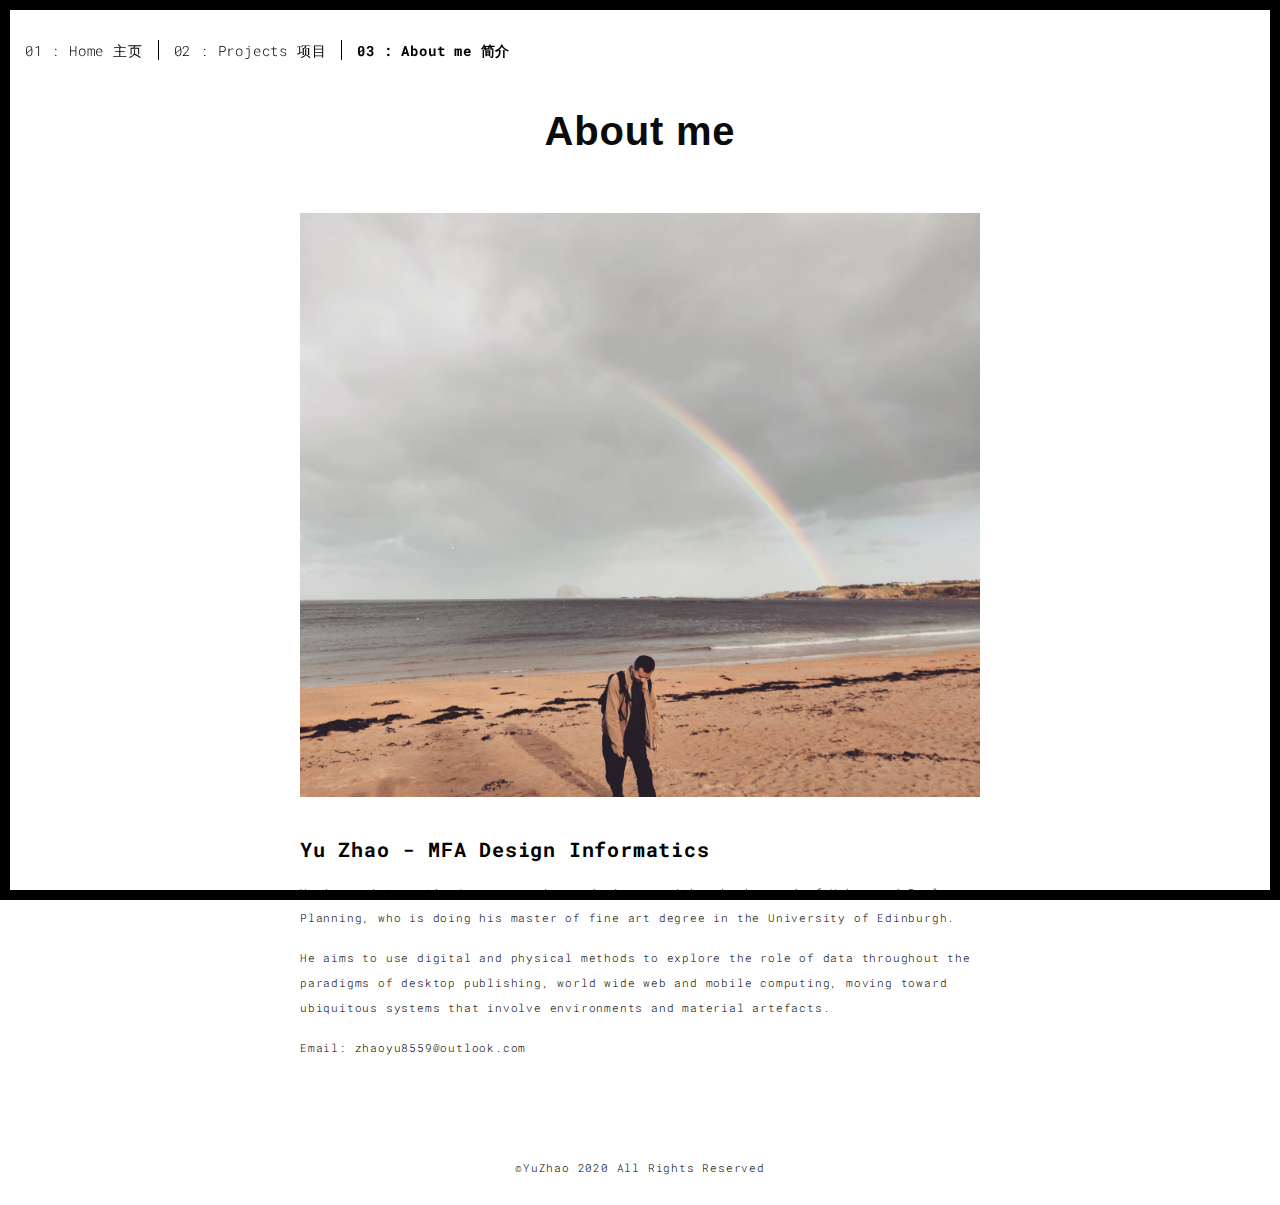
<file: about.html>
<!DOCTYPE html>
<html lang="en">

<head>
  <meta charset="UTF-8">
  <meta content="IE=edge" http-equiv="X-UA-Compatible">
  <meta content="width=device-width,initial-scale=1" name="viewport">
  <meta content="description" name="description">
  <meta name="google" content="notranslate" />
  <meta content="Mashup templates have been developped by Orson.io team" name="author">

  <!-- Disable tap highlight on IE -->
  <meta name="msapplication-tap-highlight" content="no">
  
  <link rel="apple-touch-icon" sizes="180x180" href="./assets/apple-icon-180x180.png">
  <link href="./assets/favicon.ico" rel="icon">

  <title>About Me</title>  

<link href="./main.3f6952e4.css" rel="stylesheet"></head>

<body class="">
<div id="site-border-left"></div>
<div id="site-border-right"></div>
<div id="site-border-top"></div>
<div id="site-border-bottom"></div>
 <!-- Add your content of header -->
<header>
  <nav class="navbar  navbar-fixed-top navbar-default">
    <div class="container">
        <button type="button" class="navbar-toggle collapsed" data-toggle="collapse" data-target="#navbar-collapse" aria-expanded="false">
          <span class="sr-only">Toggle navigation</span>
          <span class="icon-bar"></span>
          <span class="icon-bar"></span>
          <span class="icon-bar"></span>
        </button>

      <div class="collapse navbar-collapse" id="navbar-collapse">
        <ul class="nav navbar-nav ">
          <li><a href="./index.html" title="">01 : Home 主页</a></li>
          <li><a href="./works.html" title="">02 : Projects 项目</a></li>
          <li><a href="./about.html" title="">03 : About me 简介</a></li>
          <!-- <li><a href="./contact.html" title="">04 : Contact</a></li>
          <li><a href="./components.html" title="">05 : Components</a></li> -->
        </ul>


      </div> 
    </div>
  </nav>
</header>

<div class="section-container">
    <div class="container">
      <div class="row">
        <div class="col-xs-12">
          
          <div class="section-container-spacer text-center">
            <h1 class="h2">About me</h1>
          </div>
          
          <div class="row">
            <div class="col-md-10 col-md-offset-1">
              <div class="row">
                
                <div class="col-xs-12 col-md-8 col-md-offset-2">
                  <img src="./assets/images/me.jpeg" class="img-responsive" alt="">
                </div>

                <div class="col-xs-12 col-md-8 col-md-offset-2">
                  <h3>Yu Zhao - MFA Design Informatics</h3>
                  <p>Yu is an interaction/user experience designer, with a background of Urban and Rual Planning, who is doing his master of fine art degree in the University of Edinburgh. </p>
                  <p>He aims to use digital and physical methods to explore the role of data throughout the paradigms of desktop publishing, world wide web and mobile computing, moving toward ubiquitous systems that involve environments and material artefacts.</p>
                  <p>Email: zhaoyu8559@outlook.com</p>
                </div>



              </div>
            </div>
          </div>
          
          
       </div>
      </div>
    </div>
  </div>


<footer class="footer-container text-center">
  <div class="container">
    <div class="row">
      <div class="col-xs-12">
        <p>©YuZhao 2020 All Rights Reserved</p>      
      </div>
    </div>
  </div>
</footer>

<script>
  document.addEventListener("DOMContentLoaded", function (event) {
     navActivePage();
  });
</script>

<!-- Google Analytics: change UA-XXXXX-X to be your site's ID 

<script>
  (function (i, s, o, g, r, a, m) {
    i['GoogleAnalyticsObject'] = r; i[r] = i[r] || function () {
      (i[r].q = i[r].q || []).push(arguments)
    }, i[r].l = 1 * new Date(); a = s.createElement(o),
      m = s.getElementsByTagName(o)[0]; a.async = 1; a.src = g; m.parentNode.insertBefore(a, m)
  })(window, document, 'script', '//www.google-analytics.com/analytics.js', 'ga');
  ga('create', 'UA-XXXXX-X', 'auto');
  ga('send', 'pageview');
</script>

--> <script type="text/javascript" src="./main.70a66962.js"></script></body>

</html>
</file>
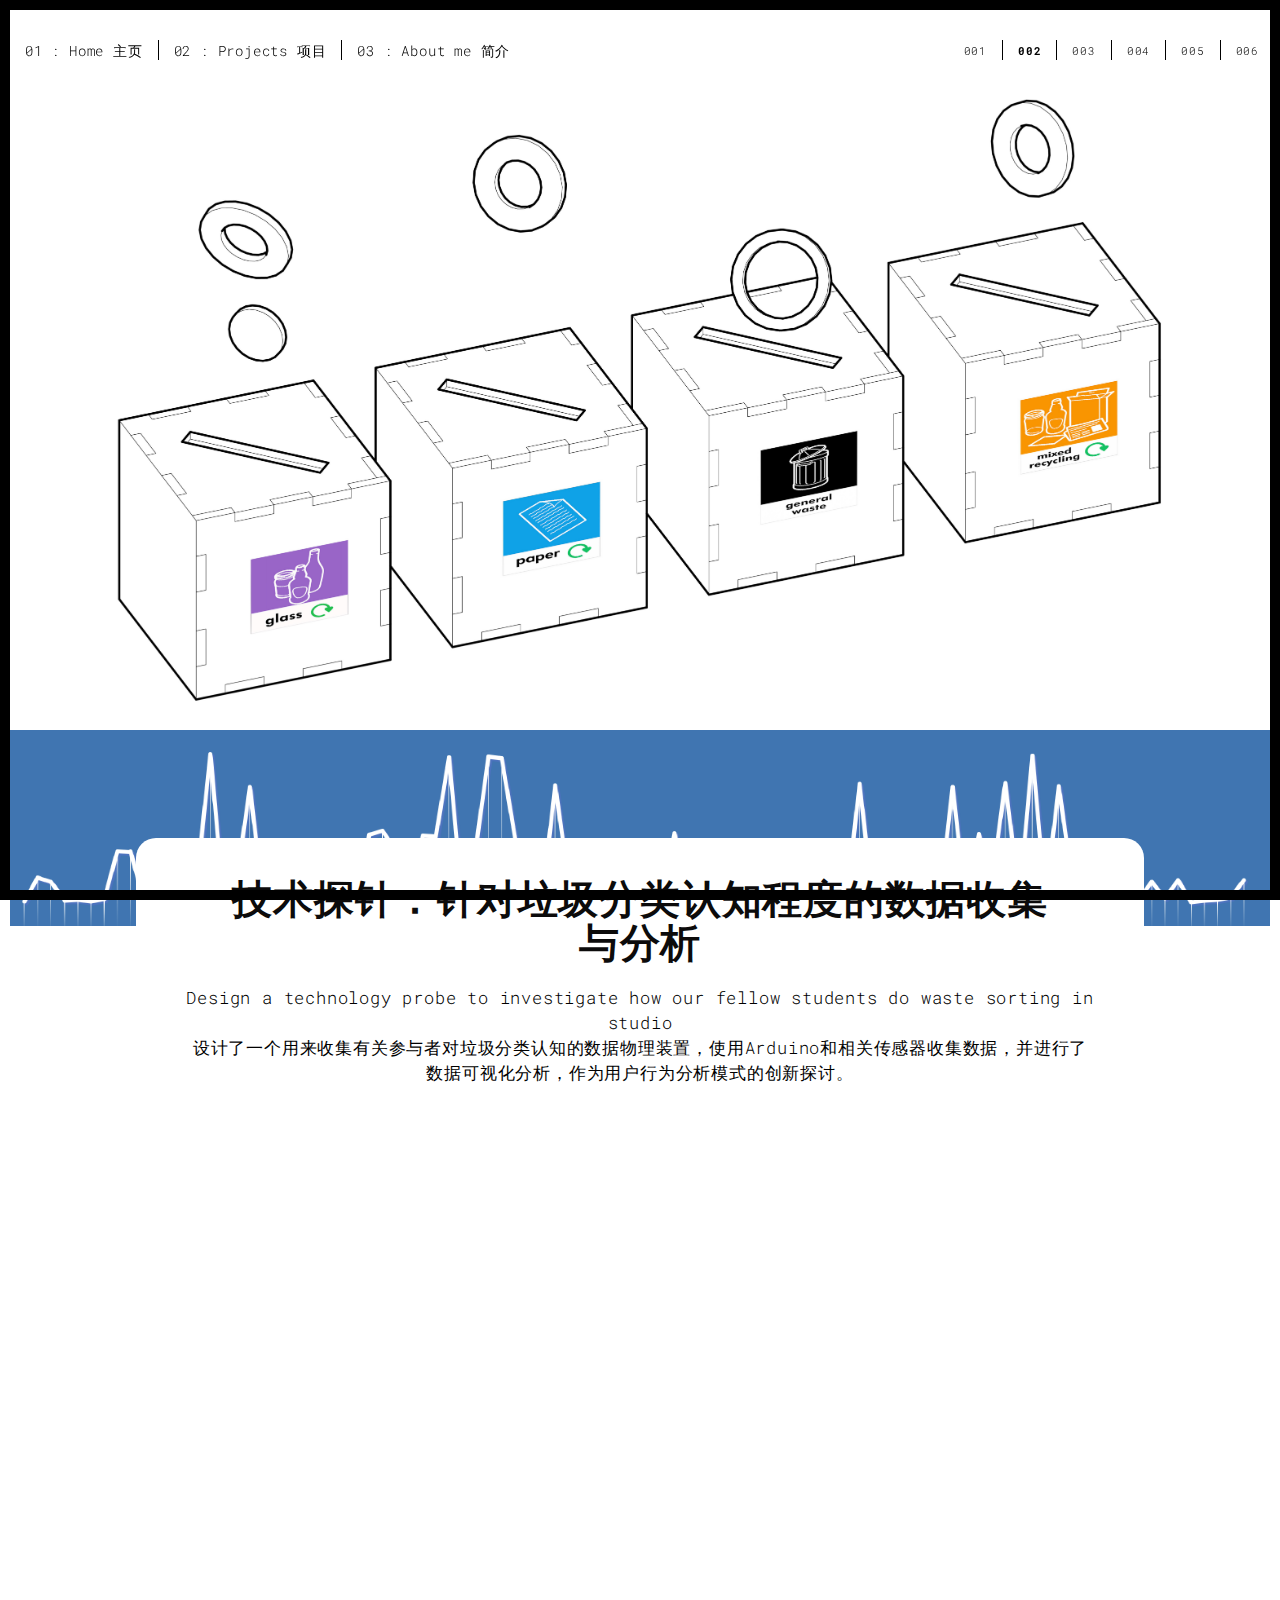
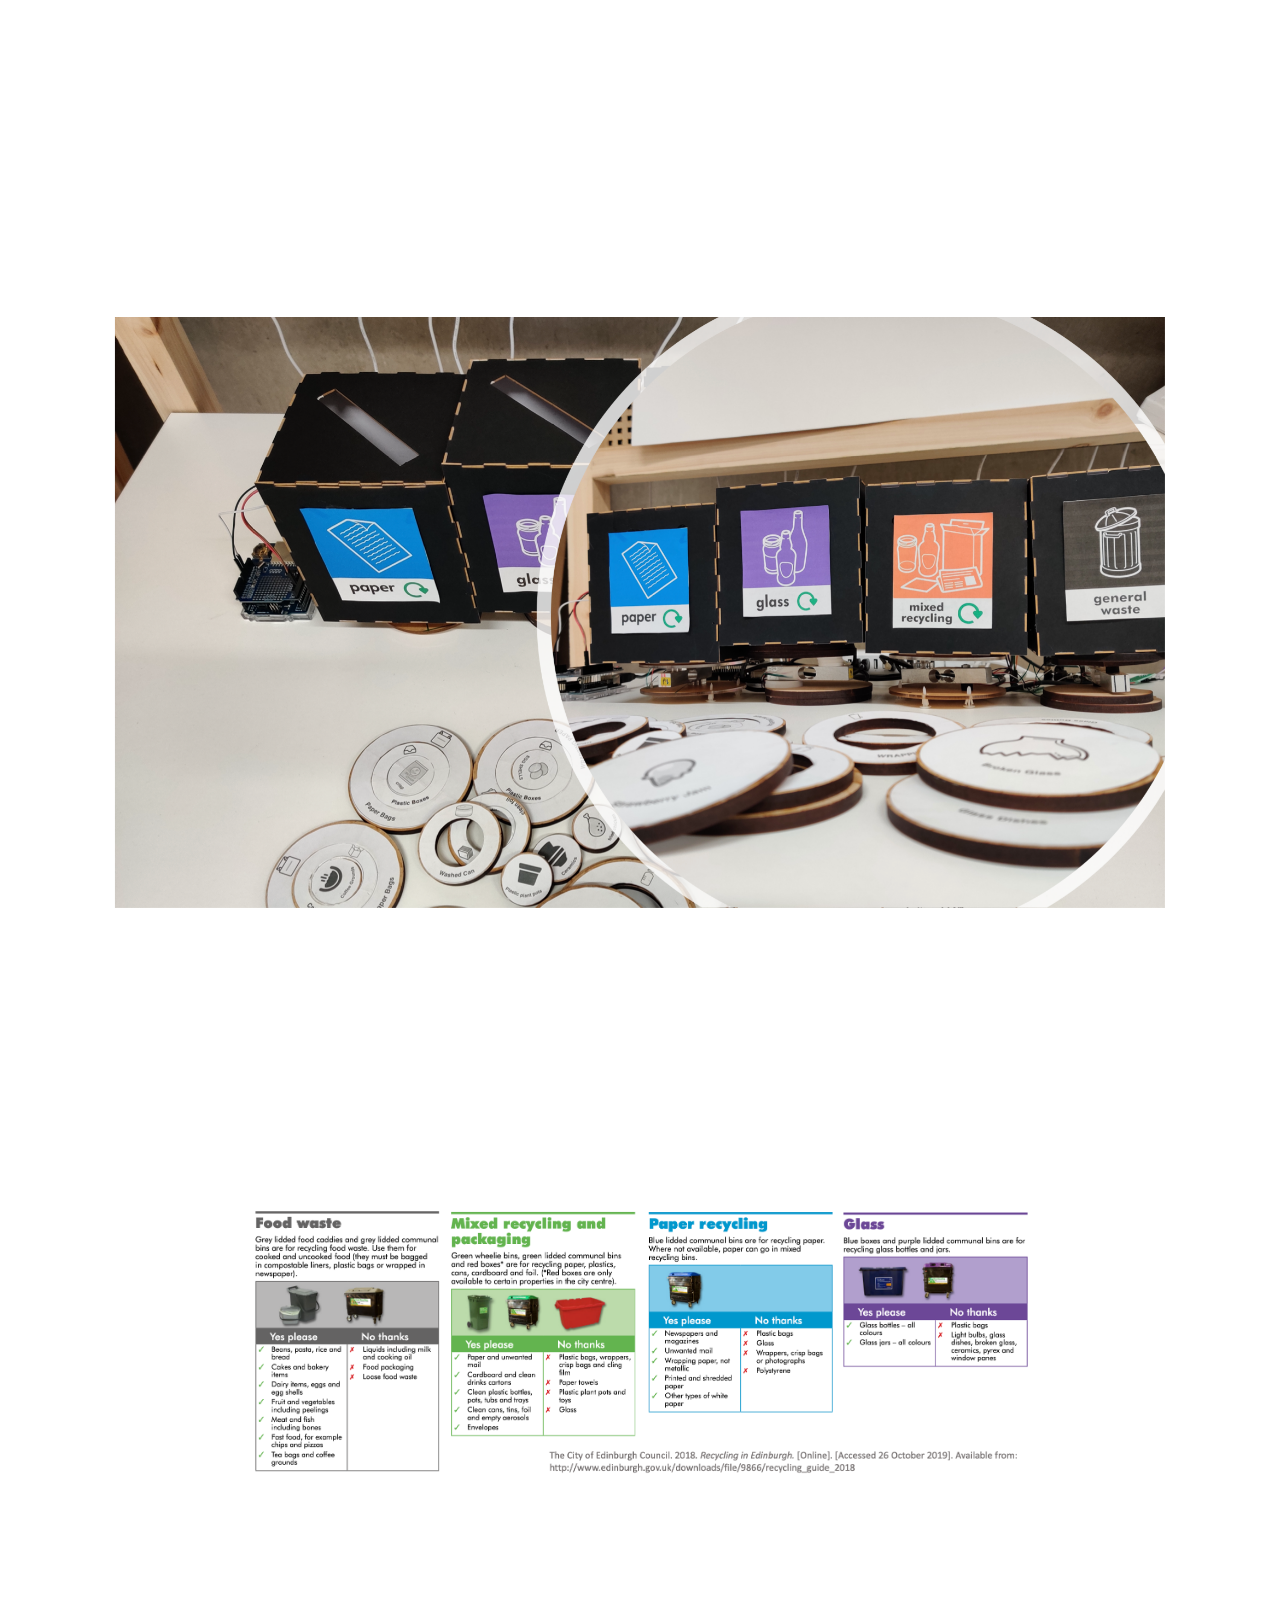
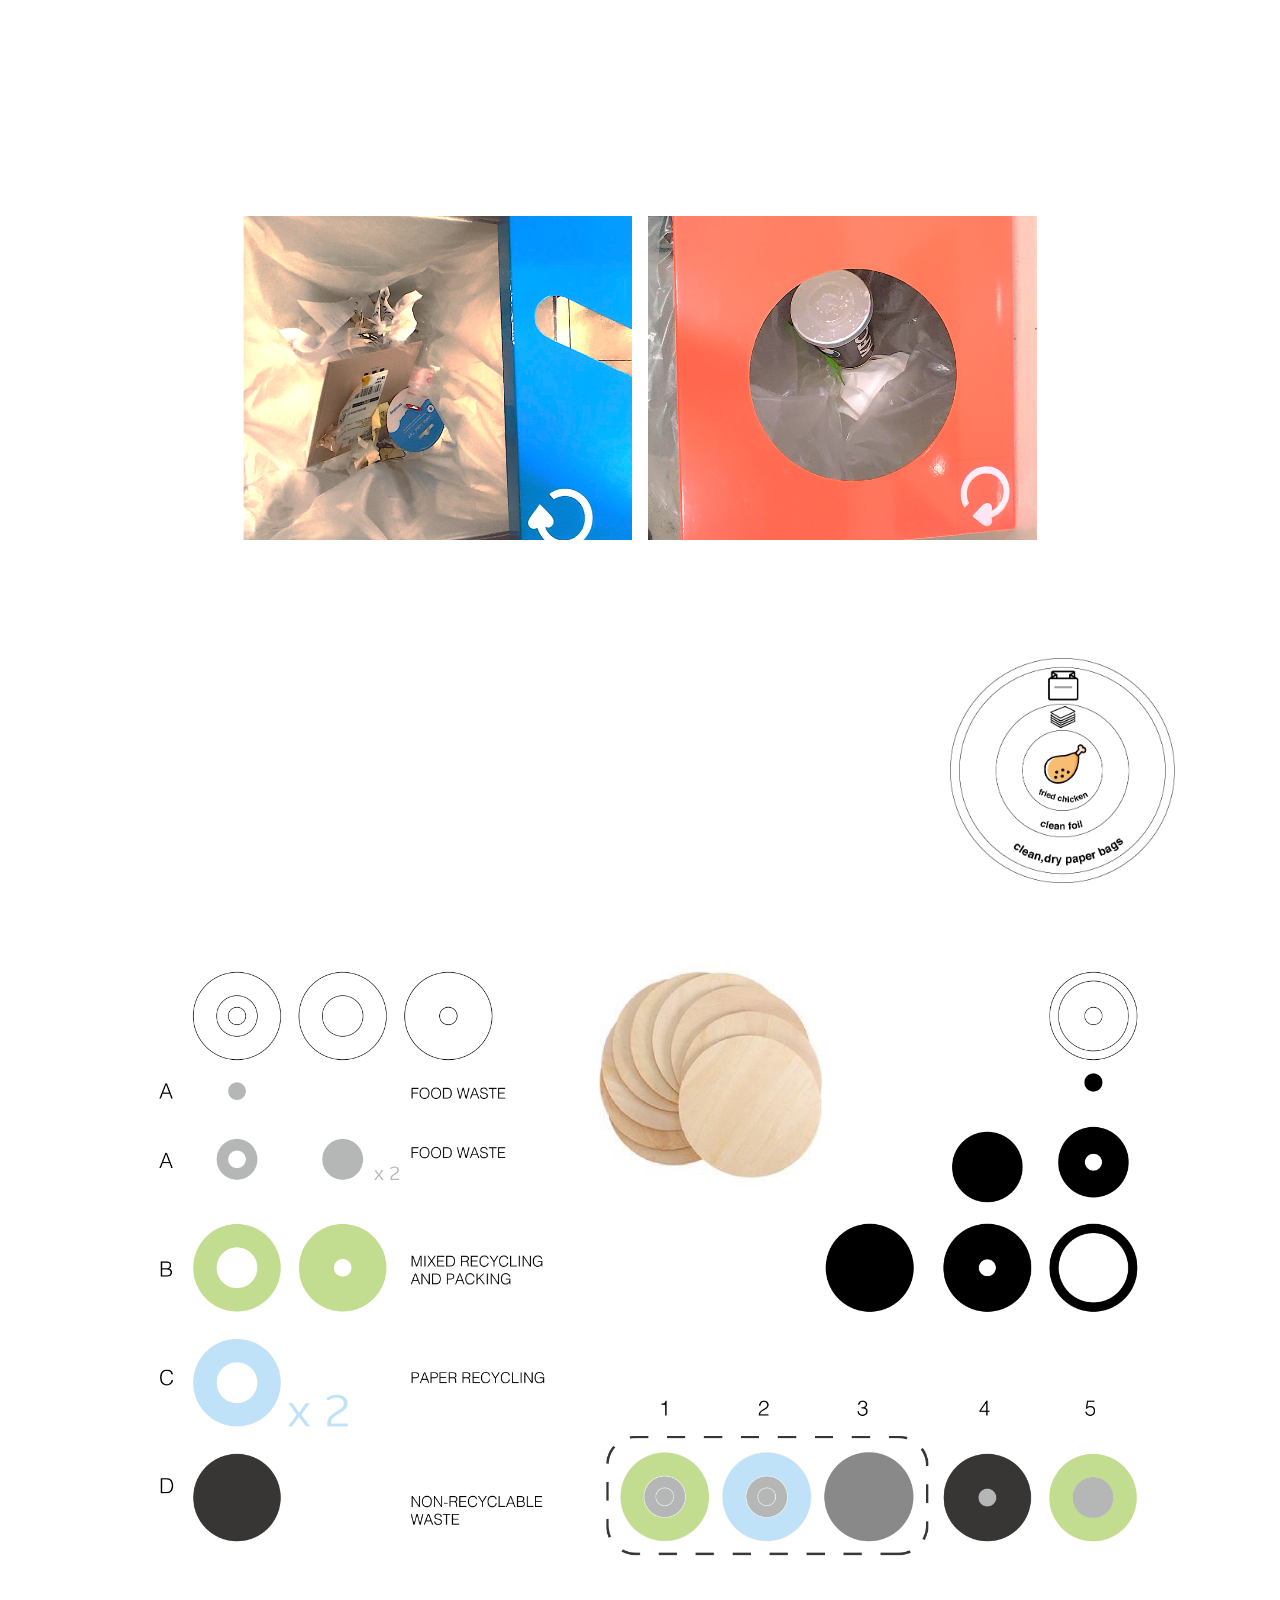
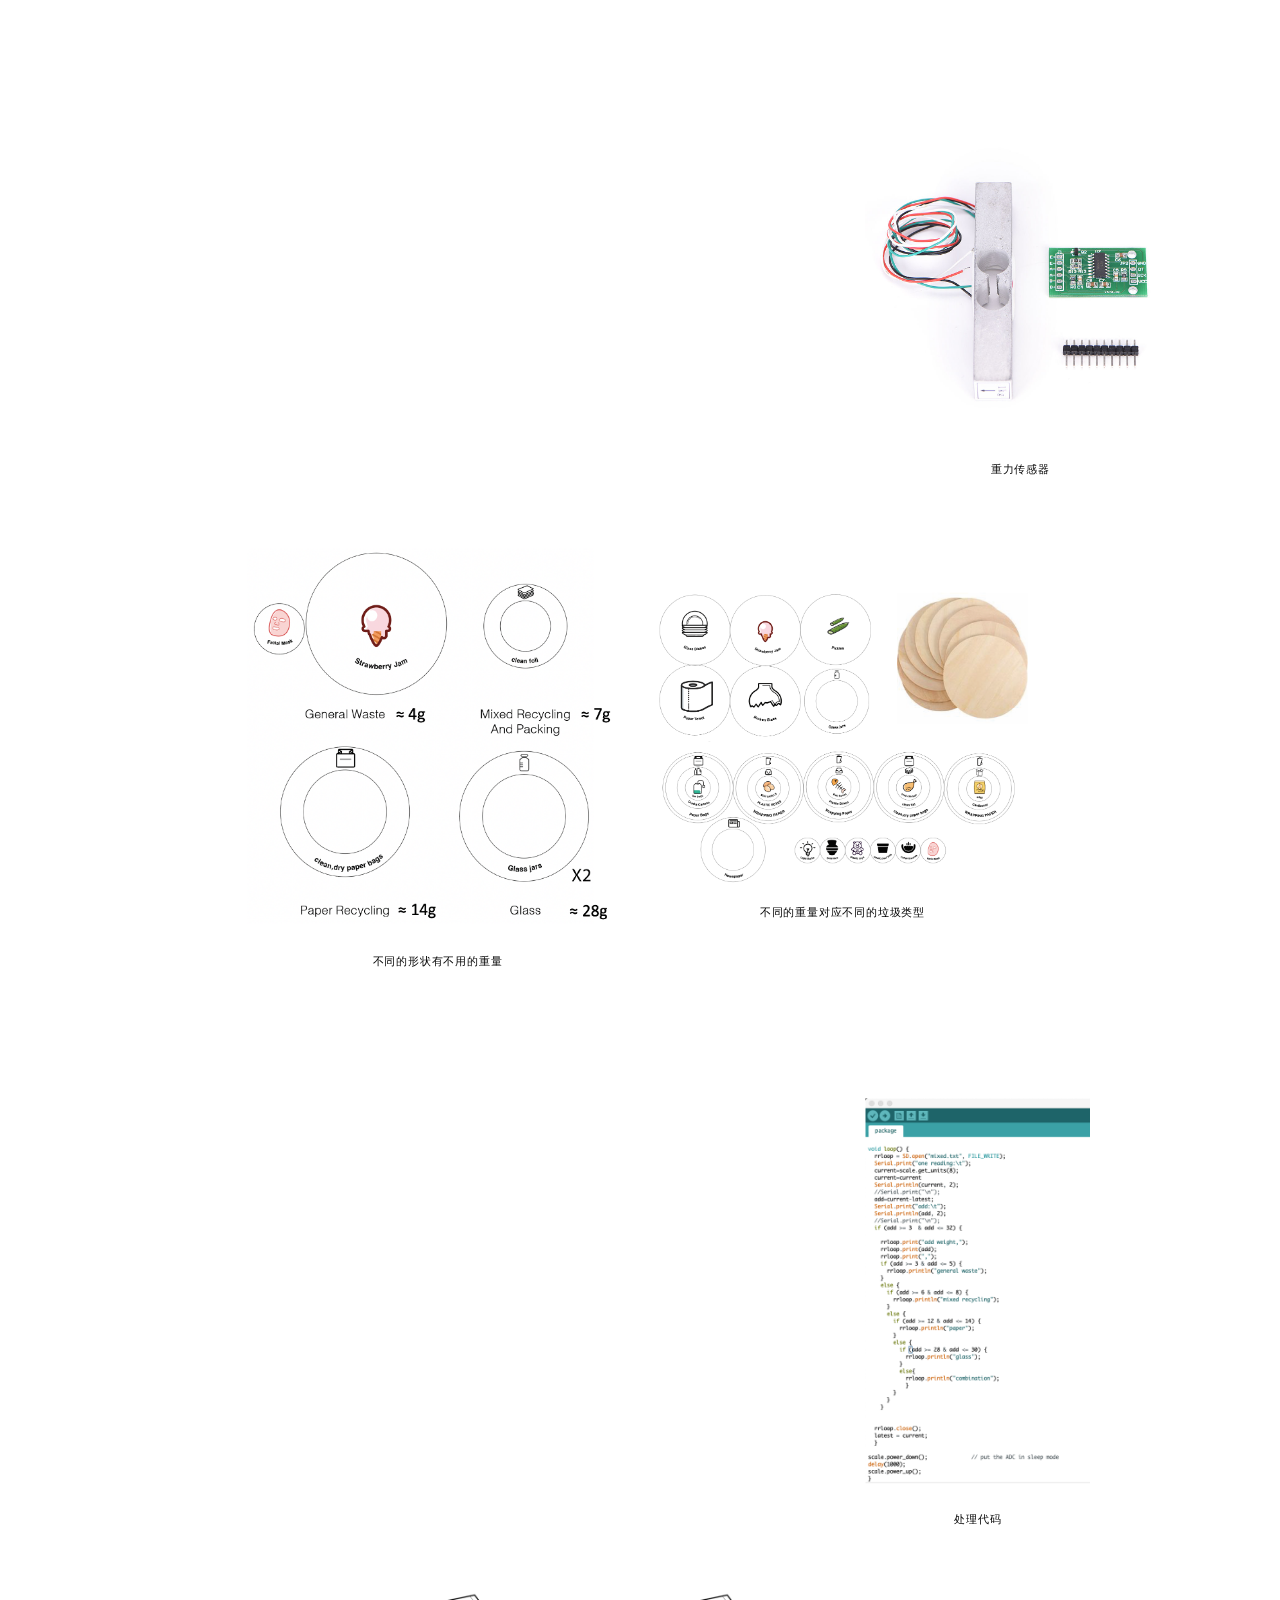
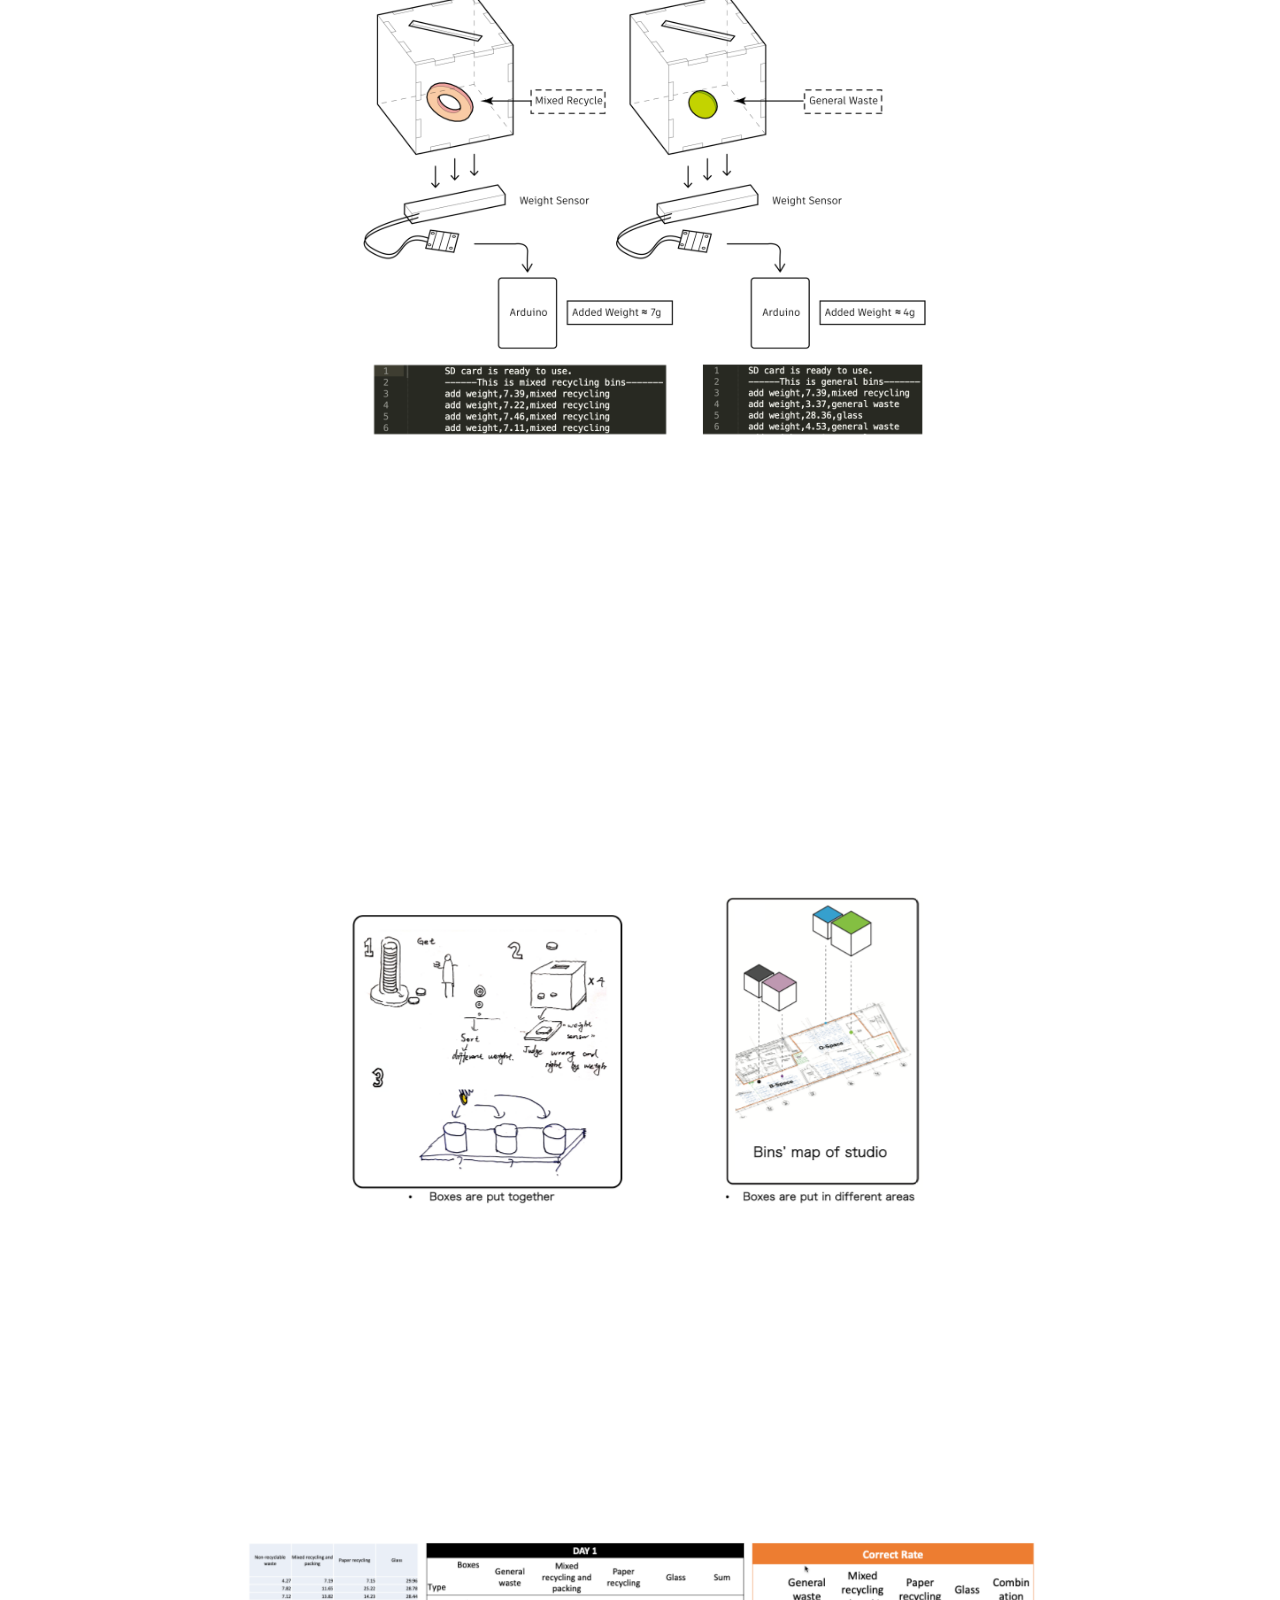
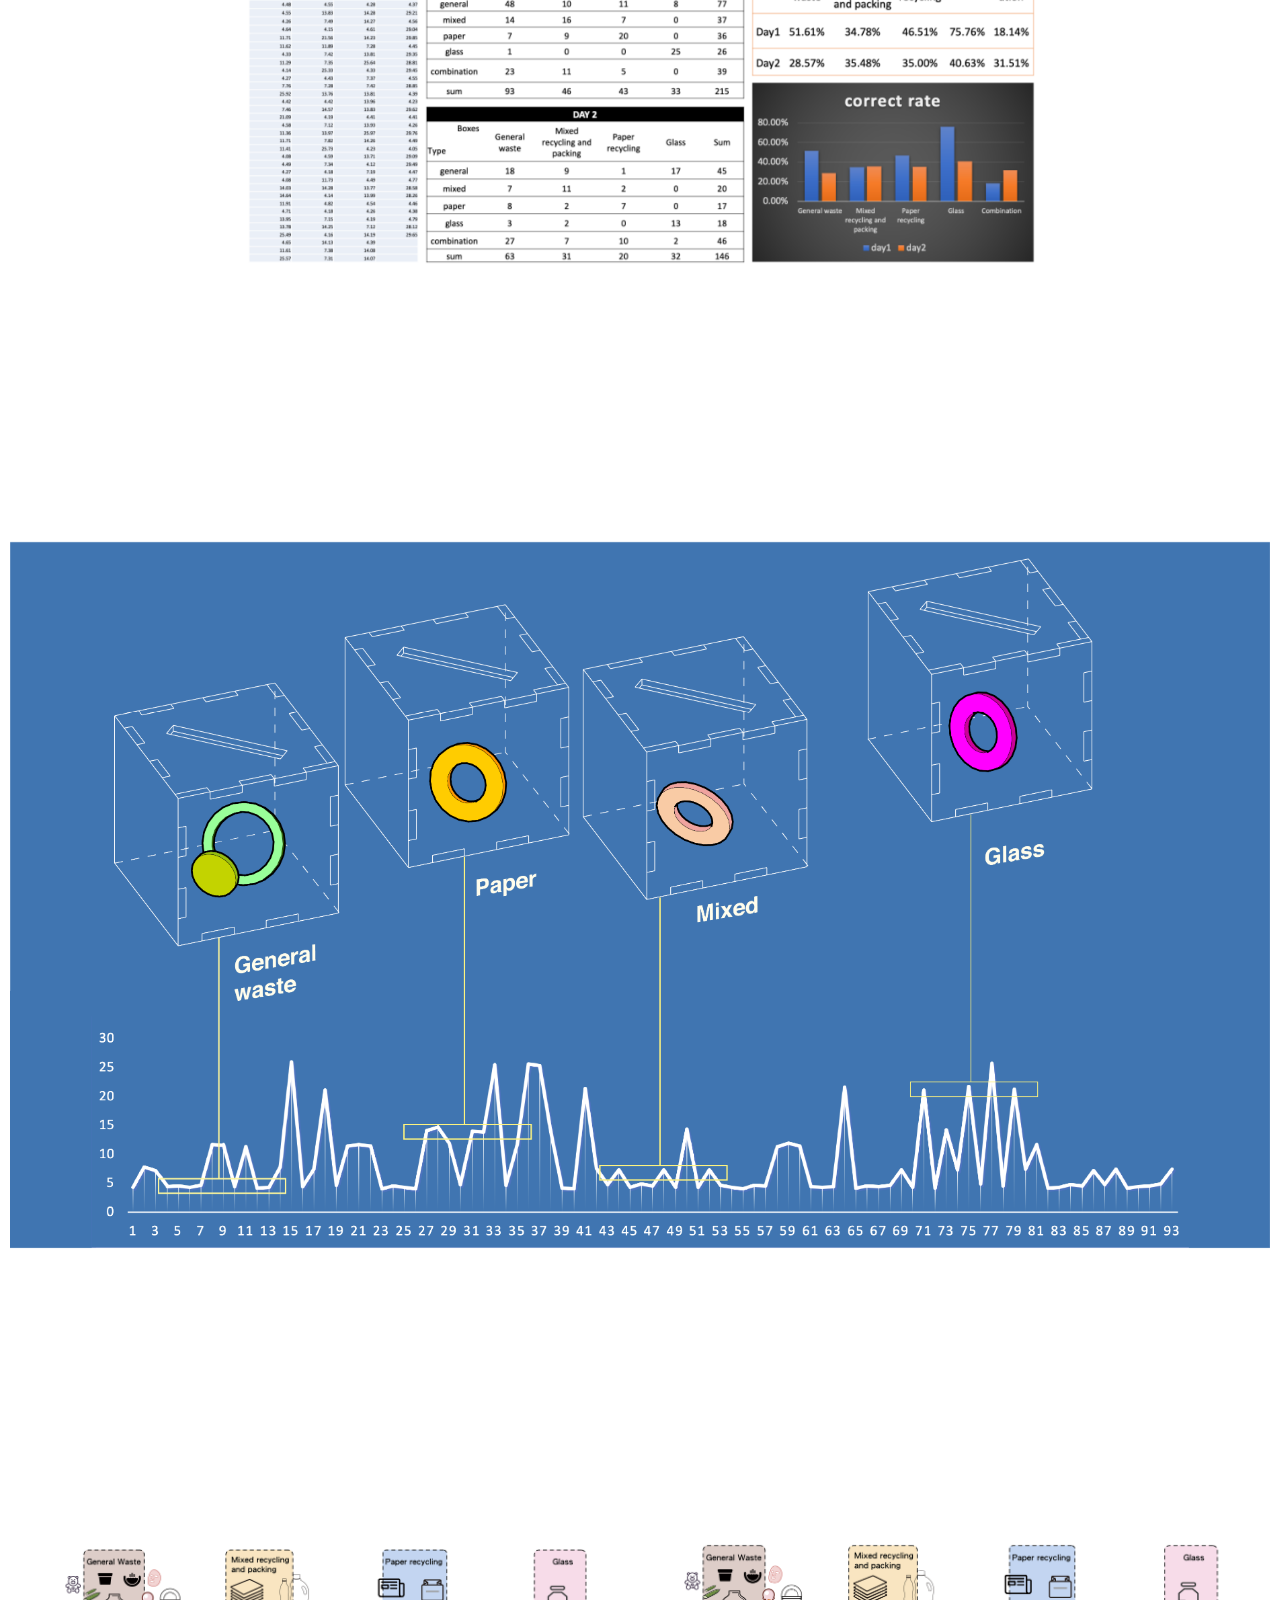
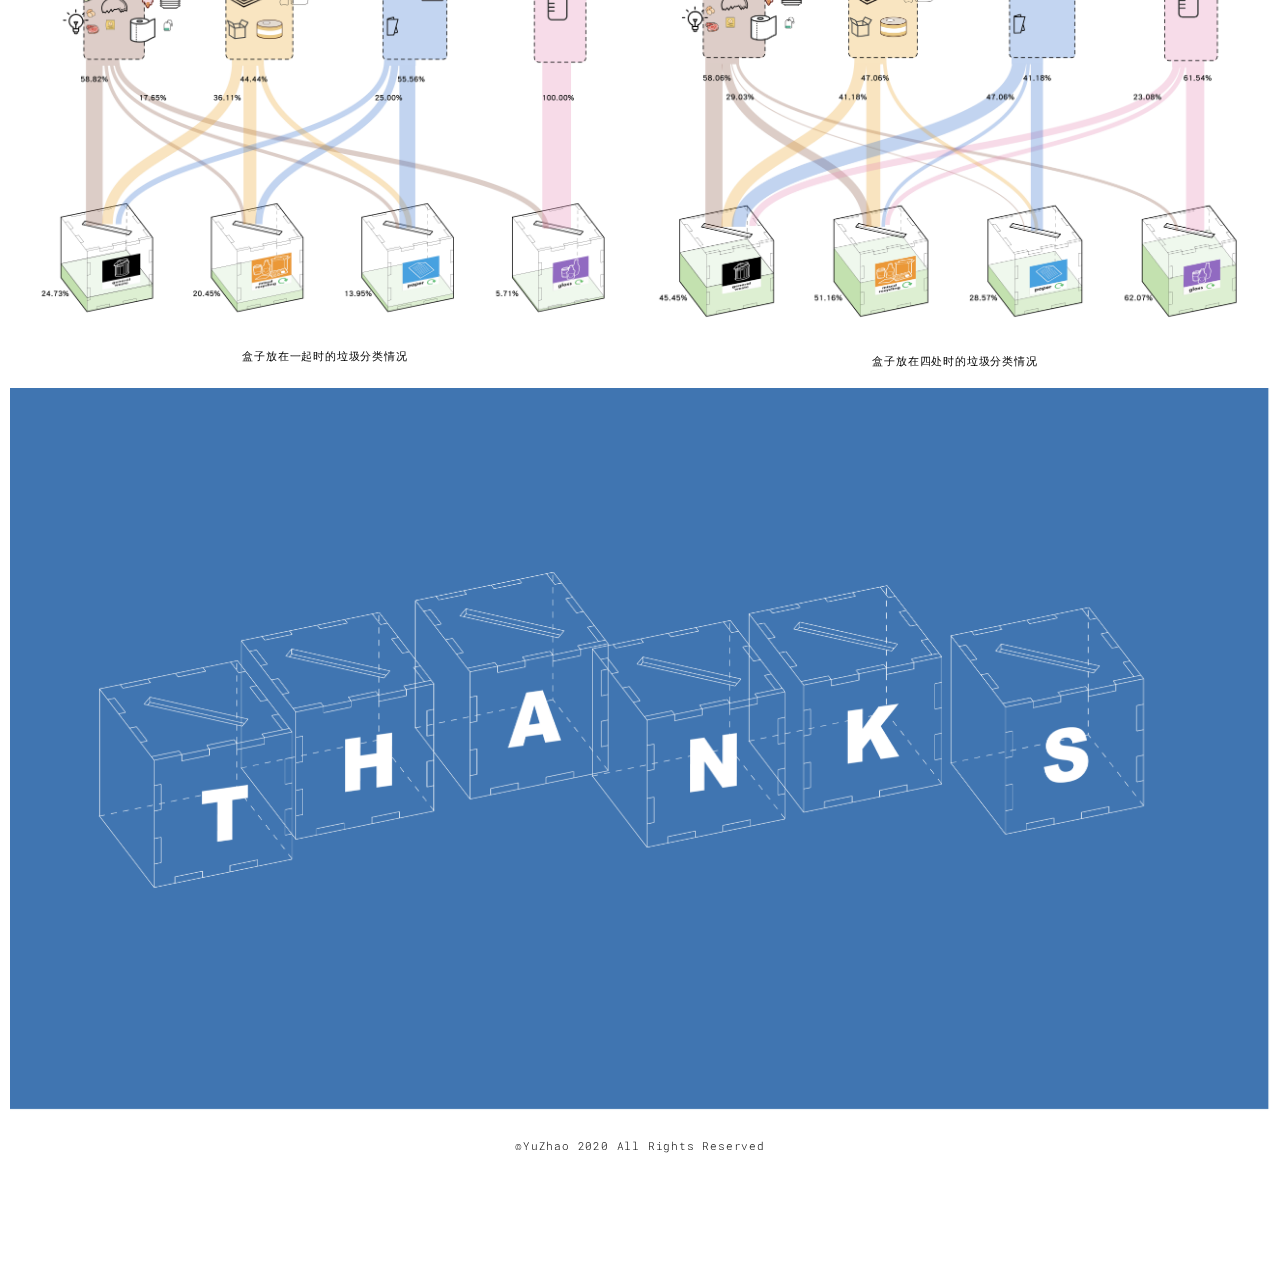
<file: project2.html>
<!DOCTYPE html>
<html lang="en">

<head>
  <meta charset="UTF-8">
  <meta content="IE=edge" http-equiv="X-UA-Compatible">
  <meta content="width=device-width,initial-scale=1" name="viewport">
  <meta content="description" name="description">
  <meta name="google" content="notranslate" />
  <meta content="Mashup templates have been developped by Orson.io team" name="author">

  <!-- Disable tap highlight on IE -->
  <meta name="msapplication-tap-highlight" content="no">
  
  <link rel="apple-touch-icon" sizes="180x180" href="./assets/title-top.png">
  <link href="./assets/favicon.ico" rel="icon">

  <title>Feed It - Yu Zhao Portfolio</title>  

<link href="./main.3f6952e4.css" rel="stylesheet"></head>

<body class="">
<div id="site-border-left"></div>
<div id="site-border-right"></div>
<div id="site-border-top"></div>
<div id="site-border-bottom"></div>

<!-- Add your content of header 导航-->
<header>
  <nav class="navbar  navbar-fixed-top navbar-default">
    <div class="container">
        <button type="button" class="navbar-toggle collapsed" data-toggle="collapse" data-target="#navbar-collapse" aria-expanded="false">
          <span class="sr-only">Toggle navigation</span>
          <span class="icon-bar"></span>
          <span class="icon-bar"></span>
          <span class="icon-bar"></span>
        </button>

      <div class="collapse navbar-collapse" id="navbar-collapse">
        <ul class="nav navbar-nav ">
          <li><a href="./index.html" title="">01 : Home 主页</a></li>
          <li><a href="./works.html" title="">02 : Projects 项目</a></li>
          <li><a href="./about.html" title="">03 : About me 简介</a></li>
          <!-- <li><a href="./contact.html" title="">04 : Contact 联系</a></li> -->
          <!-- <li><a href="./components.html" title="">05 : Components</a></li> -->
        </ul>
 

          <ul class="nav navbar-nav navbar-right navbar-small visible-md visible-lg">
            <li><a href="./project1.html" title="">001</a></li>
            <li><a href="./project2.html" title="" class="active">002</a></li>
            <li><a href="./project3.html" title="">003</a></li>
            <li><a href="./project4.html" title="">004</a></li>
            <li><a href="./project5.html" title="">005</a></li>
            <li><a href="./project6.html" title="">006</a></li>
          </ul>

          
      </div> 
    </div>
  </nav>
</header>

<!-- 内容标题 -->

<div class="section-container">
  <div class="container">
    <div class="row">
      <!-- 全页图片 -->
      <div class="col-xs-12 full">
        <img src="./assets/images/Project-2/011-01.png" class="img-responsive" alt="">
      </div>

      <div class="col-xs-12">
        <img src="./assets/images/Project-2/011-07.png" class="img-responsive" alt="">
        <div class="card-container card-container1">
          <div class="text-center">
            <h1 class="h2 bigge">技术探针：针对垃圾分类认知程度的数据收集与分析</h1>
          </div>
          
          <div class="overall1">
            <p>Design a technology probe to investigate how our fellow students do waste sorting in studio
              <br>设计了一个用来收集有关参与者对垃圾分类认知的数据物理装置，使用Arduino和相关传感器收集数据，并进行了数据可视化分析，作为用户行为分析模式的创新探讨。</p>
          </div>
        </div>
      </div>
     



      <!-- 视频 -->
      <div class="col-xs-12 col-md-8 col-md-push-2">
        <div class="embed-responsive embed-responsive-16by9">
          <iframe class="embed-responsive" src="https://player.bilibili.com/player.html?aid=969387450&bvid=BV17p4y1i7Xo&cid=231937508&page=1" allowfullscreen></iframe>
        </div>
      </div>

      <!-- 两列文字 紧凑-->
      <div class="TwoText">
        <div class="col-md-10 col-md-offset-1">
          <div class="row two">
            <div class="col-xs-12 col-md-6 col-lg-2">
              <div class="title_large header1 show-on-scroll">
                  <h2 class="template-title-example heading padding1">The Context<br>背景介绍 1.0</h2>
              </div>
            </div>
            <div class="col-xs-12 col-md-6 col-lg-4">
              <div class="text_content header1 show-on-scroll padding1">
                  <p class="heading"><b>技术探针（Technology Probes)</b>是一种以技术为核心的探索方法，旨在：从工程的角度，它能于场域中直接做测试；从社会科学的角度,在真实的状况下去收集到科技的使用情况和其使用者的资讯；从设计的角度，它能启发使用者跟随设计师的思维，针对使用者的需求与想法，对新的科技去做发想。</p>
              </div>
            </div>
          </div>
        </div>
      </div>

      <!-- 全页图片 80% -->
      <div class="col-xs-10 col-xs-push-1">
        <img src="./assets/images/Project-2/final.png" class="img-responsive" alt="">
      </div>

      <!-- 两列文字 紧凑-->
      <div class="TwoText">
        <div class="col-md-10 col-md-offset-1">
          <div class="row two">
            <div class="col-xs-12 col-md-6 col-lg-2">
              <div class="title_large header1 show-on-scroll">
                  <h2 class="template-title-example heading padding1">The Context<br>背景介绍 1.1</h2>
              </div>
            </div>
            <div class="col-xs-12 col-md-6 col-lg-4">
              <div class="text_content header1 show-on-scroll padding1">
                  <p class="heading">垃圾分类对于刚到英国的留学生来说是一件较为困扰的问题，再加上语言和文化差异的影响，大家对如何正确回收垃圾可能存在不同的认知。为了响应“技术探针”的设计主题，设计了一个收集大家垃圾分类认识程度数据的交互装置。</p>
              </div>
            </div>
          </div>
        </div>
      </div>


      <!-- 全页图片50% -->
      <div class="col-xs-8 col-xs-push-2">
        <img src="./assets/images/Project-2/Recycle.png" class="img-responsive" alt="">
      </div>


      <!-- 两列文字 紧凑-->
      <div class="TwoText">
        <div class="col-md-10 col-md-offset-1">
          <div class="row two">
            <div class="col-xs-12 col-md-6 col-lg-2">
              <div class="title_large header1 show-on-scroll">
                  <h2 class="template-title-example heading padding1">Design Goals<br>设计目标</h2>
              </div>
            </div>
          </div>
        </div>
      </div>

      <!-- 一列文字 -->
      <div class="col-xs-12">
        <div class="text_content header1 show-on-scroll">
            <div class="heading">
                <p>设计的主要目标为一下两点：</p>
                <ul>
                  <li>是否大家对某一类垃圾存在的分类的认知错误</li>
                  <li>是否大家在知道如何分类的情况下，仍然不愿意进行垃圾分类</li>
                </ul>
            </div>
        </div>

      <!-- 多张并列图片 -->
      <div class="col-xs-8 col-xs-push-2">
        <div class="row">
          <div class="col-xs-12 col-md-6">
            <img src="./assets/images/Project-2/trash1.png" class="img-responsive padding2" alt="">
          </div>
          <div class="col-xs-12 col-md-6">
            <img src="./assets/images/Project-2/trash2.png" class="img-responsive padding2" alt="">
          </div>
        </div>
      </div>

      <!-- 两列文字 紧凑-->
      <div class="TwoText-right">
        <div class="col-md-10 col-md-offset-1">
          <div class="row two">
            <div class="col-xs-12 col-md-6 col-lg-2">
              <div class="title_large header1 show-on-scroll">
                  <h2 class="template-title-example heading padding1">Design Thinking<br>设计思考</h2>
              </div>
            </div>
            <div class="col-xs-12 col-md-6 col-lg-3">
              <div class="text_content header1 show-on-scroll padding1">
                  <p class="heading">日常生活垃圾多种多样，如果直接采取问卷调查或者实地观察统计，并不能直观地获取我们所需要的数据。使用“代币”的形式，可以减少参与者对垃圾的这一负面情绪的抵触，提高参与度的同时，也避免了使用图像识别的技术来对正式垃圾的分析。</p>
                </div>
            </div>
            <div class="col-xs-6 col-md-6 col-lg-3 col-lg-push-4">
              <img src="./assets/images/Project-2/mm1.png" class="img-responsive" alt="">
            </div>
          </div>
        </div>
      </div>


      <!-- 全页图片 80% -->
      <div class="col-xs-10 col-xs-push-1">
        <img src="./assets/images/Project-2/type.png" class="img-responsive" alt="">
      </div>
      
      <!-- 两列文字 紧凑-->
      <div class="TwoText-right">
        <div class="col-md-10 col-md-offset-1">
          <div class="row two">
            <div class="col-xs-12 col-md-6 col-lg-2">
              <div class="title_large header1 show-on-scroll">
                  <h2 class="template-title-example heading padding1">Data Collection<br>数据收集 1.0</h2>
              </div>
            </div>
            <div class="col-xs-12 col-md-6 col-lg-3">
              <div class="text_content header1 show-on-scroll padding1">
                  <p class="heading">Arduino搭载<b>重力传感器</b>能够检测物体的重量，当不同的“垃圾代币”投入盒子后，通过记录重量数值的变化来自动获取所投入的代币所代表的垃圾类型。“垃圾代币”通过编码，可以相互组合，构造出“一次完整的垃圾制造过程”。当参与者拿到多个组合后，需要自行拆分，然后将其依次投入应当分类的盒子中，从而完成“垃圾分类”的模拟过程。</p>
              </div>
            </div>
            <div class="col-xs-6 col-md-6 col-lg-4 col-lg-push-3">
              <img src="./assets/images/Project-2/mm2.png" class="img-responsive" alt="">
              <p class="annoo">
                重力传感器
              </p>
            </div>

          </div>
        </div>
      </div>

      <!-- 多张并列图片 -->
      <div class="col-xs-8 col-xs-push-2">
        <div class="row rowcenter">
          <div class="col-xs-12 col-md-6">
            <img src="./assets/images/Project-2/weight1.png" class="img-responsive padding2" alt="">
            <p class="annoo">
              不同的形状有不用的重量
            </p>
          </div>
          <div class="col-xs-12 col-md-6">
            <img src="./assets/images/Project-2/weight2.png" class="img-responsive padding2" alt="">
            <p class="annoo">
              不同的重量对应不同的垃圾类型
            </p>
          </div>

        </div>
      </div>

      <!-- 两列文字 紧凑-->
      <div class="TwoText-right">
        <div class="col-md-10 col-md-offset-1">
          <div class="row two">
            <div class="col-xs-12 col-md-6 col-lg-2">
              <div class="title_large header1 show-on-scroll">
                  <h2 class="template-title-example heading padding1">Data Collection<br>数据收集 1.1</h2>
              </div>
            </div>
            <div class="col-xs-12 col-md-6 col-lg-3">
              <div class="text_content header1 show-on-scroll padding1">
                  <p class="heading">通过Arduino记录每一次投入盒子所增加的重量，输出为所投入的垃圾类型。通过与盒子所代表的垃圾类型进行比对，即可判断参与者是否正确的进行垃圾分类。</p>
              </div>
            </div>
            <div class="col-xs-6 col-md-6 col-lg-3 col-lg-push-3">
              <img src="./assets/images/Project-2/mm3.png" class="img-responsive" alt="">
              <p class="annoo">
                处理代码
              </p>
            </div>
          </div>
        </div>
      </div>

      <!-- 全页图片 60% -->
      <div class="col-xs-6 col-xs-push-3">
        <img src="./assets/images/Project-2/analysis.png" class="img-responsive" alt="">
      </div>

      <!-- 两列文字 紧凑-->
      <div class="TwoText-right">
        <div class="col-md-10 col-md-offset-1">
          <div class="row two">
            <div class="col-xs-12 col-md-6 col-lg-2">
              <div class="title_large header1 show-on-scroll">
                  <h2 class="template-title-example heading padding1">Data Collection<br>数据收集 1.2</h2>
              </div>
            </div>
            <div class="col-xs-12 col-md-6 col-lg-3">
              <div class="text_content header1 show-on-scroll padding1">
                  <p class="heading">在硬件搭建和交互模式确定后，我们进行了参与模式的设计。参与模式的改变，能够探索出人们是否在知道如何分类的模式下，懒得去进行分类。第一天的参与模式是，将四类垃圾盒子放在一起，用户不需要进行位置的移动，主要探讨垃圾分类认知程度。第二天的参与模式是，将四类盒子分别放在大厅不同的位置，用户需要去找到这些盒子，探讨用户是否乐意多花费时间去进行垃圾分类工作。</p>
              </div>
            </div>
          </div>
        </div>
      </div>

      <!-- 全页图片 60% -->
      <div class="col-xs-6 col-xs-push-3">
        <img src="./assets/images/Project-2/2type.png" class="img-responsive" alt="">
      </div>

      <!-- 两列文字 紧凑-->
      <div class="TwoText-right">
        <div class="col-md-10 col-md-offset-1">
          <div class="row two">
            <div class="col-xs-12 col-md-6 col-lg-2">
              <div class="title_large header1 show-on-scroll">
                  <h2 class="template-title-example heading padding1">Data Analysis<br>数据分析</h2>
              </div>
            </div>
            <div class="col-xs-12 col-md-6 col-lg-3">
              <div class="text_content header1 show-on-scroll padding1">
                  <p class="heading">通过对传感器数据的读取，初步获得了每个盒子的所拥有的“垃圾代币”类型，从而获取了大家对每一类垃圾的分类正确情况，获得了每类垃圾的正确率以及人们是否愿意进行垃圾分类的意愿分析结果。</p>
              </div>
            </div>
          </div>
        </div>
      </div>

      <!-- 全页图片 60% -->
      <div class="col-xs-8 col-xs-push-2">
        <img src="./assets/images/Project-2/dataana.png" class="img-responsive" alt="">
      </div>

            <!-- 两列文字 紧凑-->
            <div class="TwoText-right">
              <div class="col-md-10 col-md-offset-1">
                <div class="row two">
                  <div class="col-xs-12 col-md-6 col-lg-2">
                    <div class="title_large header1 show-on-scroll">
                        <h2 class="template-title-example heading padding1">Data Visiualization<br>数据可视化 1.0</h2>
                    </div>
                  </div>
                  <div class="col-xs-12 col-md-6 col-lg-3">
                    <div class="text_content header1 show-on-scroll padding1">
                        <p class="heading">通过对重量数据的分析，可以看出一个盒子在一段时间内所投入的垃圾的类型，直观的展现出来。</p>
                    </div>
                  </div>
                </div>
              </div>
            </div>
      
            <!-- 全页图片  -->
            <div class="col-xs-12">
              <img src="./assets/images/Project-2/data-vis1.png" class="img-responsive" alt="">
            </div>

            <!-- 两列文字 紧凑-->
            <div class="TwoText-right">
              <div class="col-md-10 col-md-offset-1">
                <div class="row two">
                  <div class="col-xs-12 col-md-6 col-lg-2">
                    <div class="title_large header1 show-on-scroll">
                        <h2 class="template-title-example heading padding1">Data Visiualization<br>数据可视化 1.1</h2>
                    </div>
                  </div>
                  <div class="col-xs-12 col-md-6 col-lg-3">
                    <div class="text_content header1 show-on-scroll padding1">
                        <p class="heading">通过桑葚图可以看出每一类垃圾的走向和比例大小，直观看出哪一类的错误率。</p>
                    </div>
                  </div>
                </div>
              </div>
            </div>
      
      <!-- 多张并列图片 -->
      <div class="col-xs-12">
        <div class="row rowcenter">
          <div class="col-xs-12 col-md-6">
            <img src="./assets/images/Project-2/visua-03.png" class="img-responsive padding2" alt="">
            <p class="annoo">
            盒子放在一起时的垃圾分类情况
            </p>
          </div>
          <div class="col-xs-12 col-md-6">
            <img src="./assets/images/Project-2/visua-04.png" class="img-responsive padding2" alt="">
            <p class="annoo">
            盒子放在四处时的垃圾分类情况
            </p>
          </div>
        </div>
      </div>
      <!-- 全页图片  -->
      <div class="col-xs-12">
        <img src="./assets/images/Project-2/THANKS-06.png" class="img-responsive" alt="">
      </div>
      <!-- --------------------------------------------------------------------------------------- -->



<footer class="footer-container text-center">
  <div class="container">
    <div class="row">
      <div class="col-xs-12">
        <p>©YuZhao 2020 All Rights Reserved</p>
      </div>
    </div>
  </div>
</footer>

<script>
  
  document.addEventListener("DOMContentLoaded", function (event) {
     navActivePage();
  });
  
</script>

<!-- Google Analytics: change UA-XXXXX-X to be your site's ID 

<script>
  (function (i, s, o, g, r, a, m) {
    i['GoogleAnalyticsObject'] = r; i[r] = i[r] || function () {
      (i[r].q = i[r].q || []).push(arguments)
    }, i[r].l = 1 * new Date(); a = s.createElement(o),
      m = s.getElementsByTagName(o)[0]; a.async = 1; a.src = g; m.parentNode.insertBefore(a, m)
  })(window, document, 'script', '//www.google-analytics.com/analytics.js', 'ga');
  ga('create', 'UA-XXXXX-X', 'auto');
  ga('send', 'pageview');
</script>

--> 
<script type="text/javascript" src="./main.70a66962.js"></script></body>

</html>
</file>
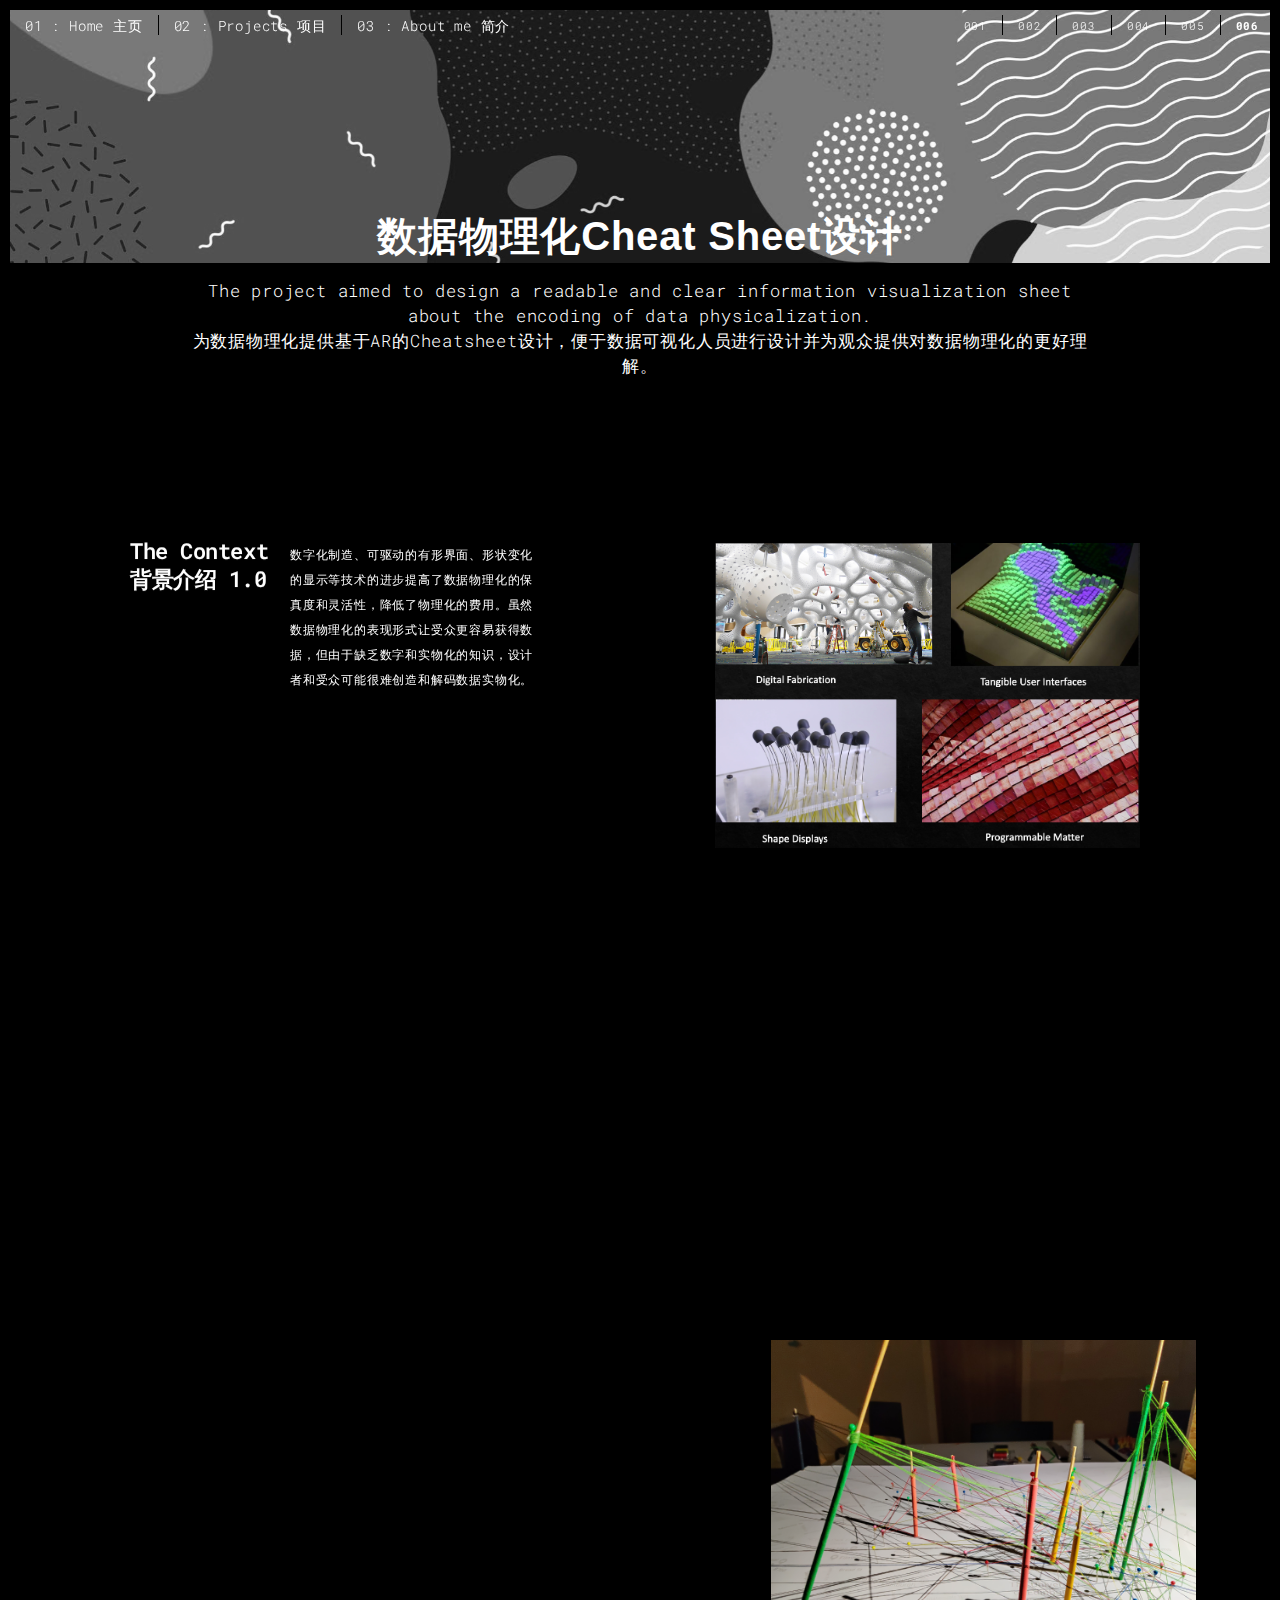
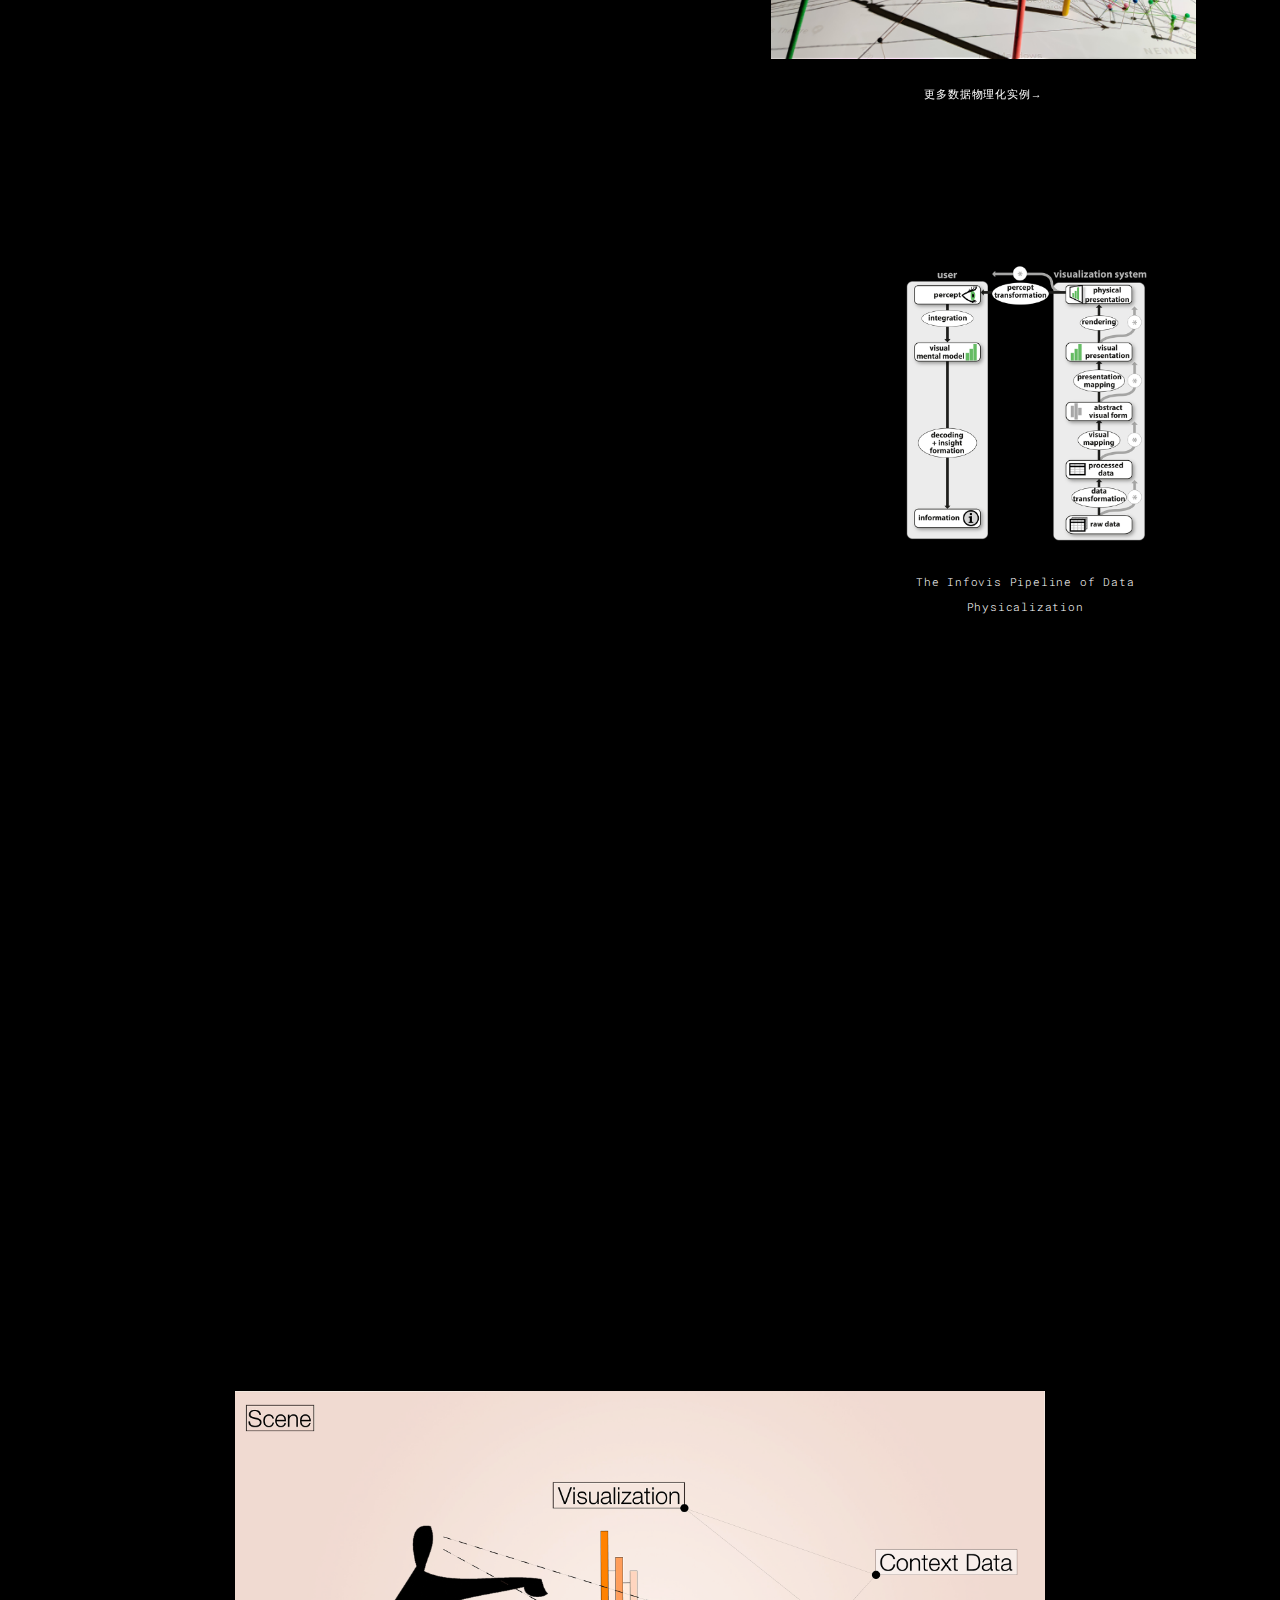
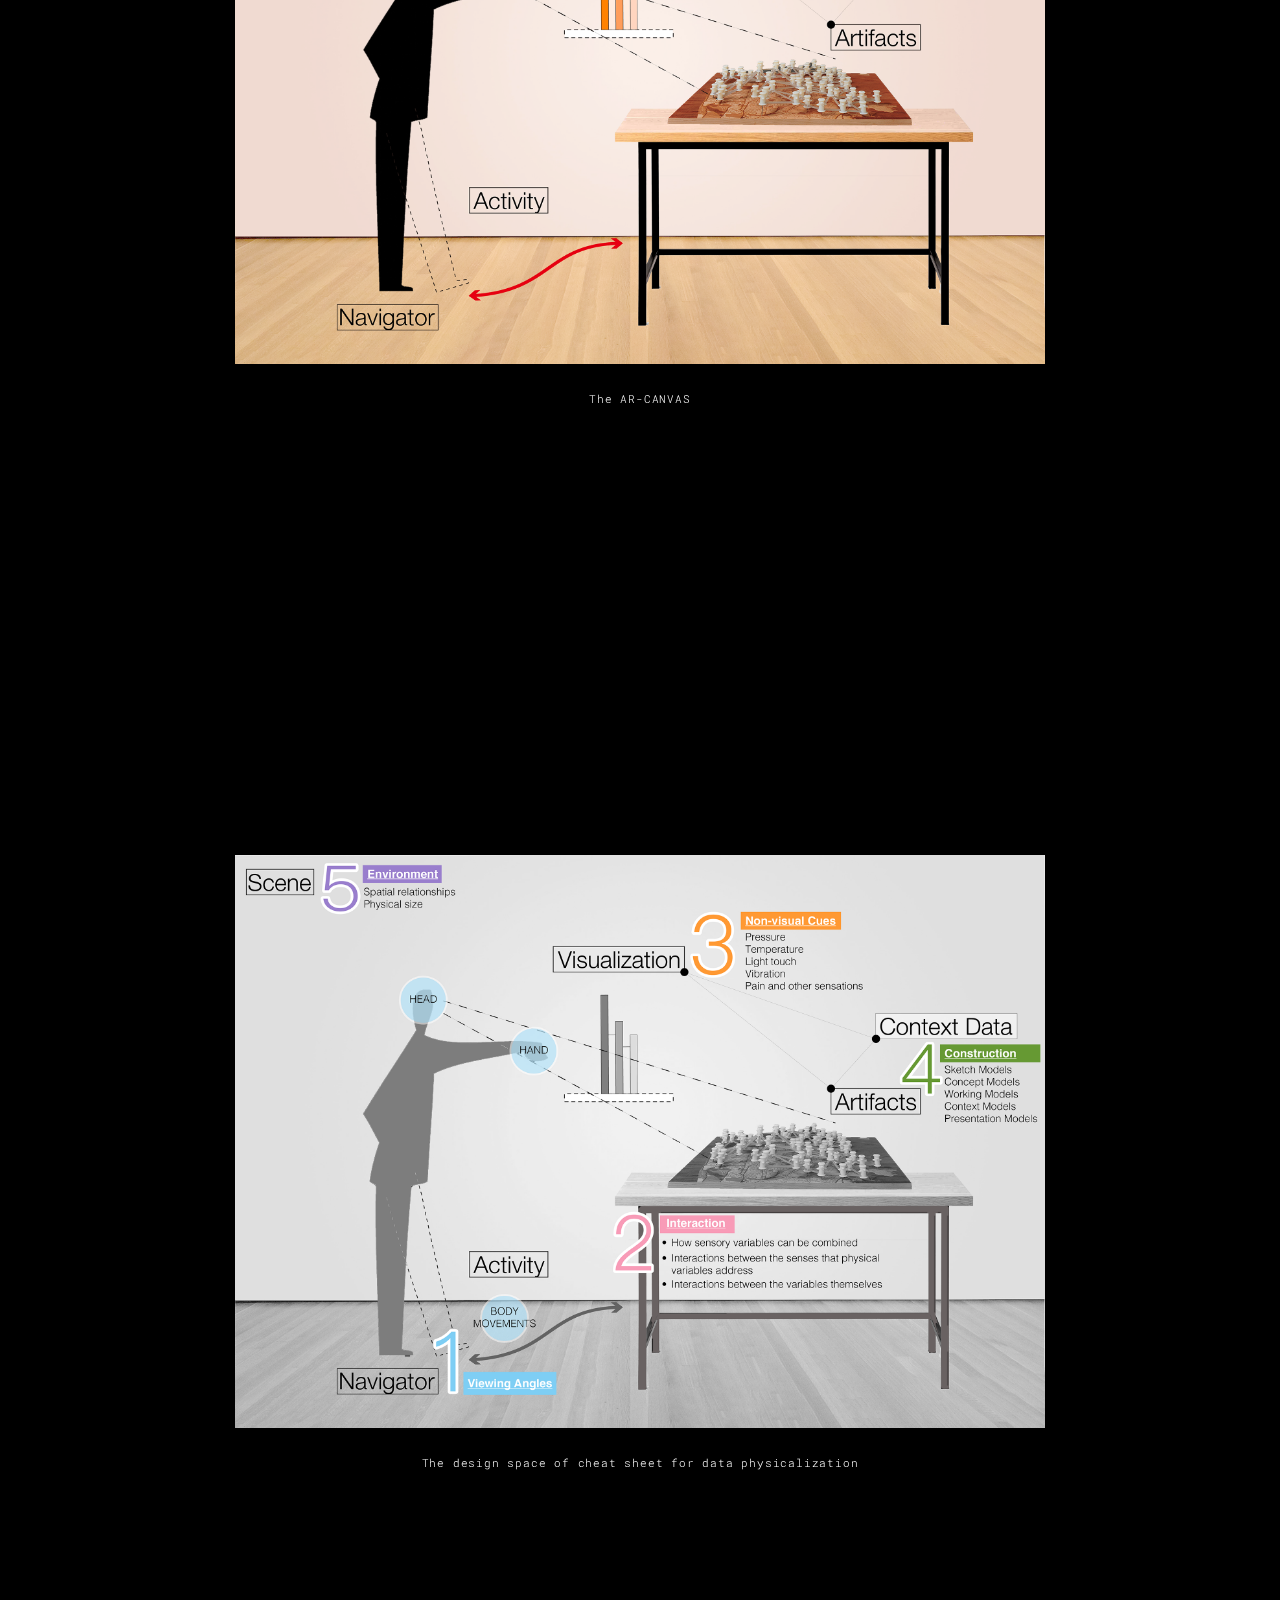
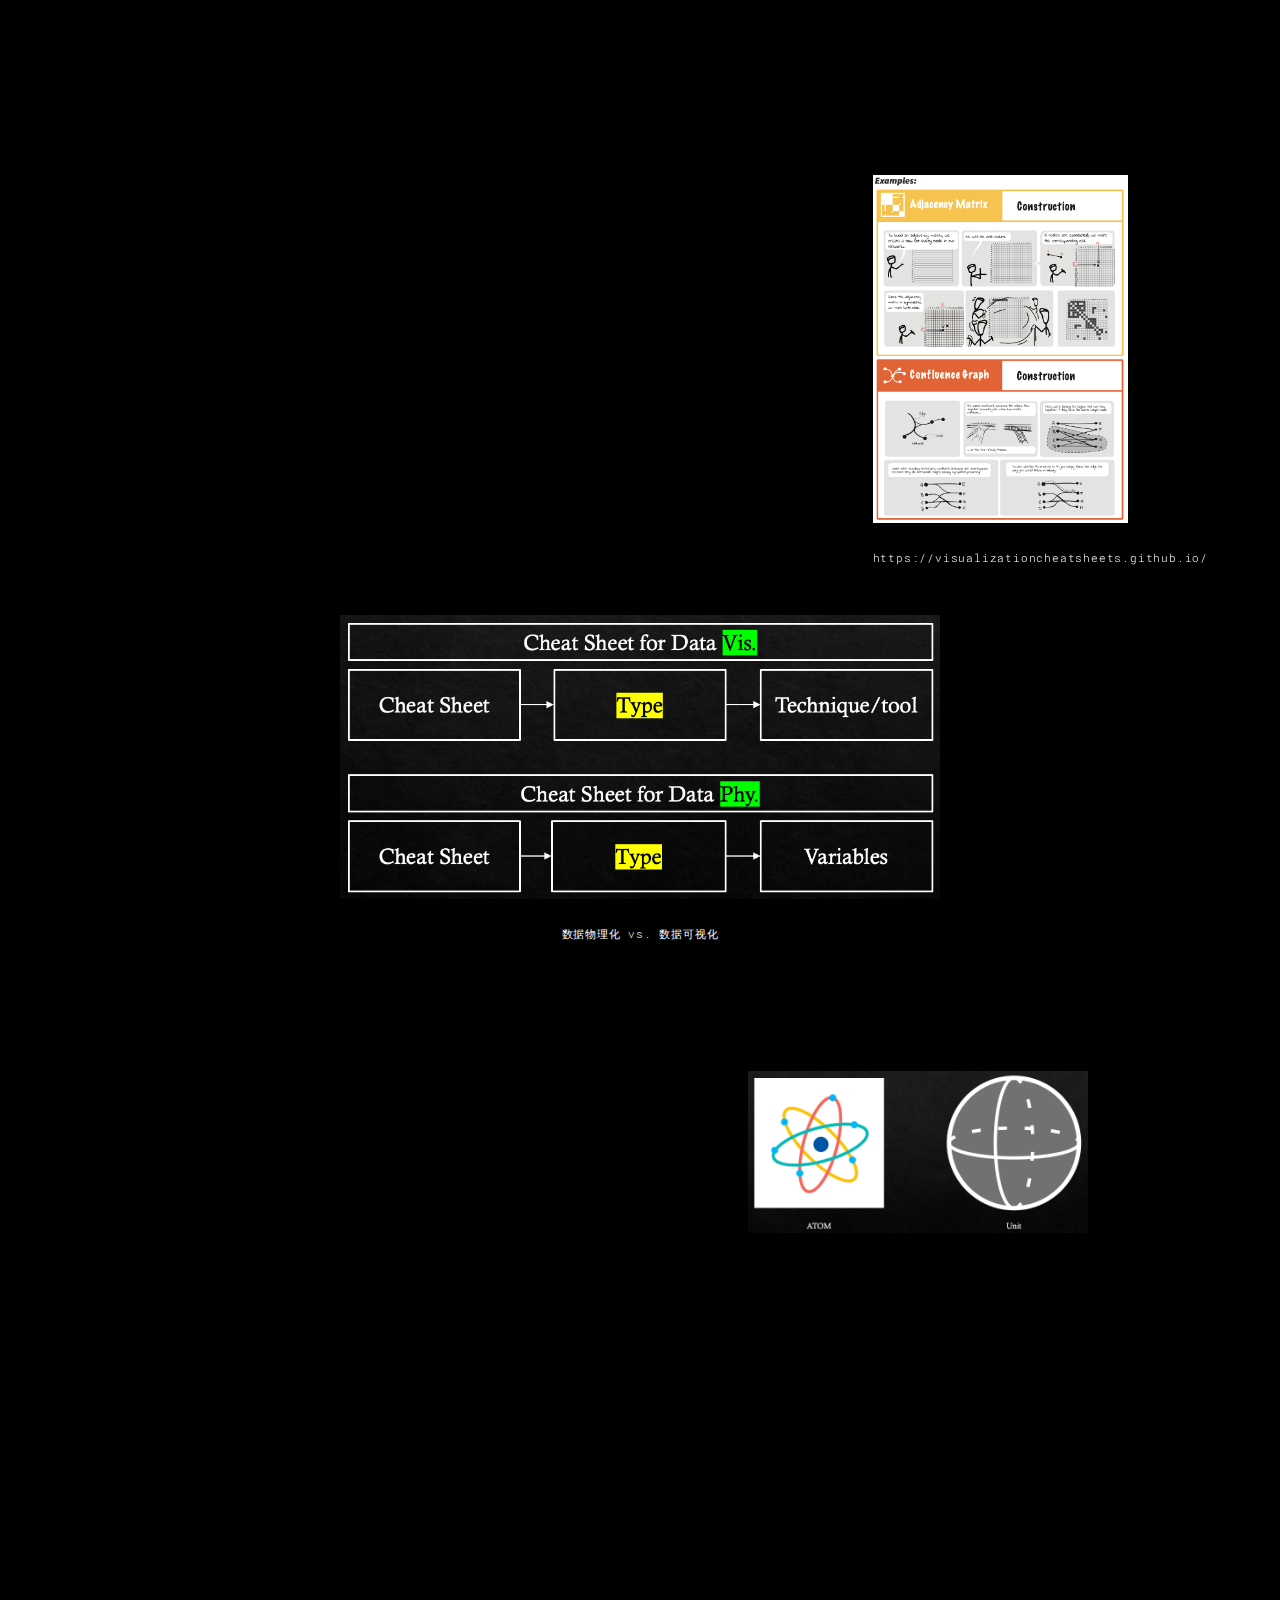
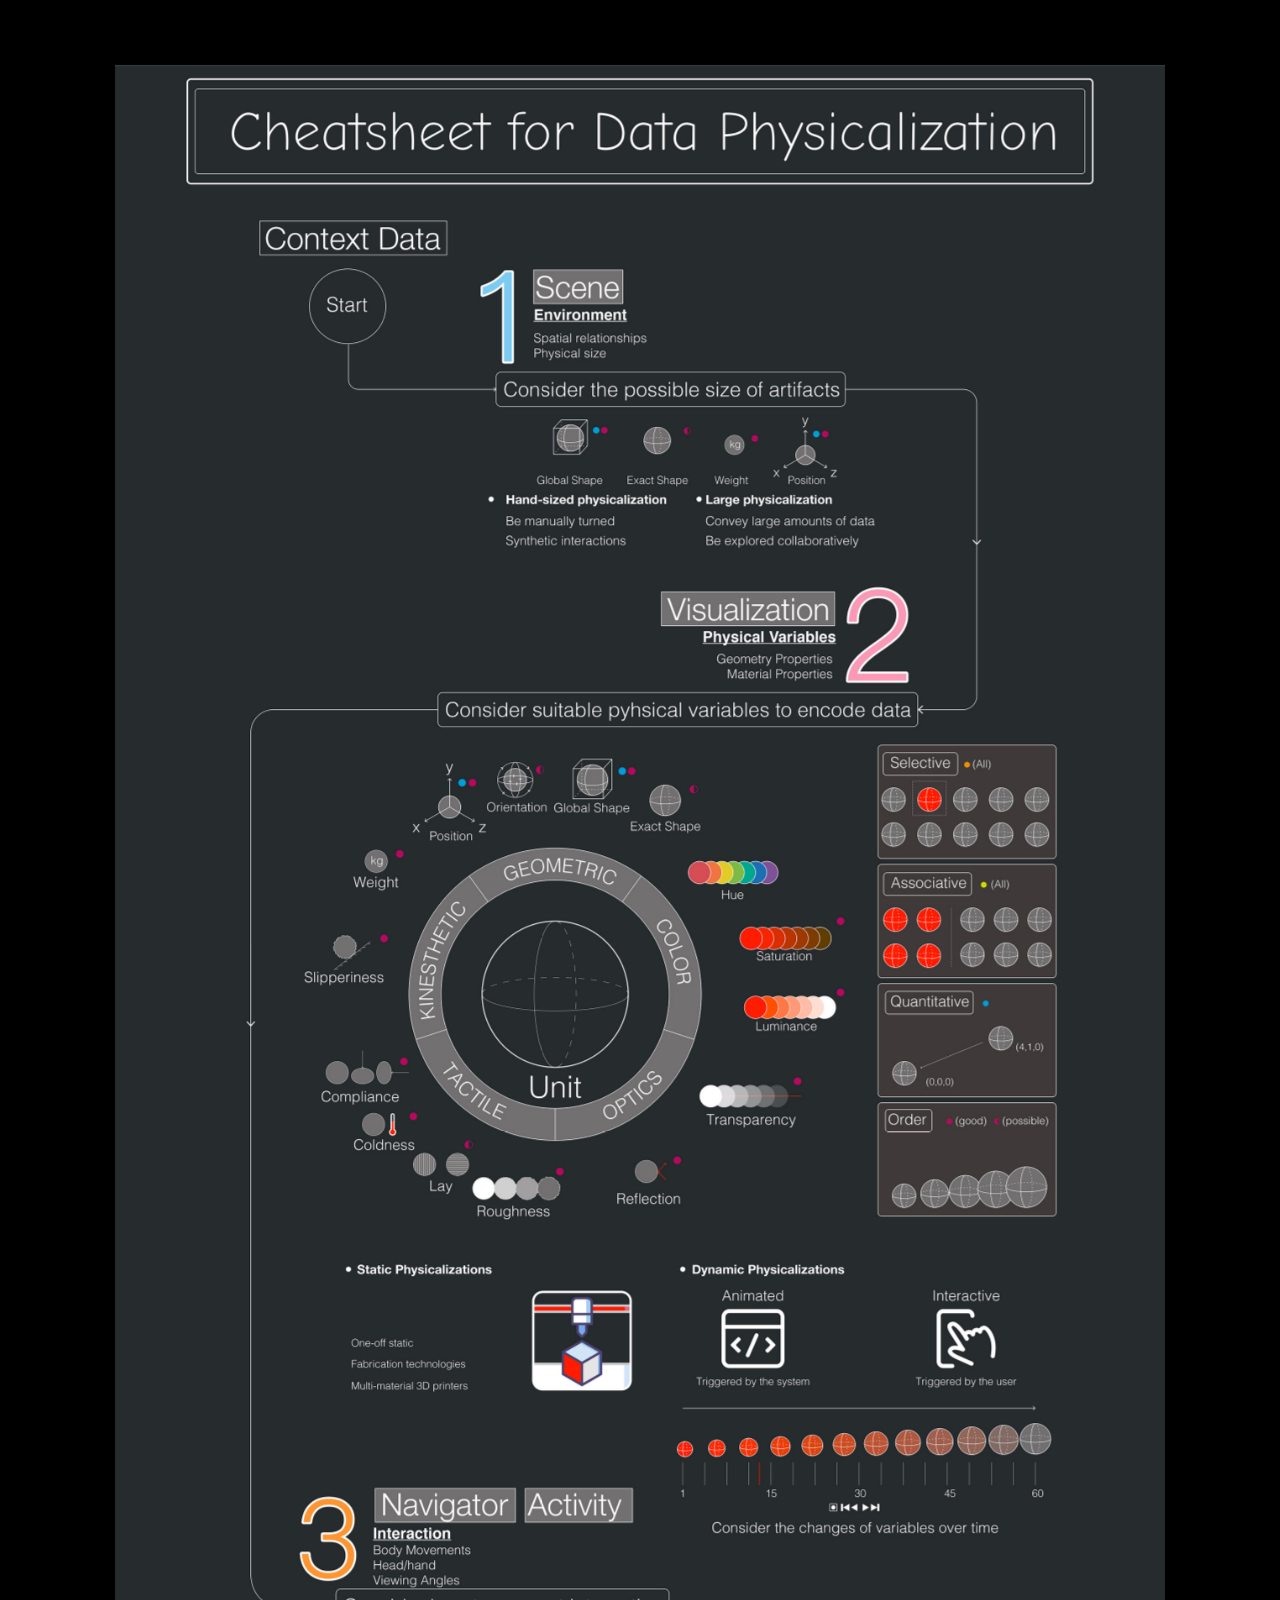
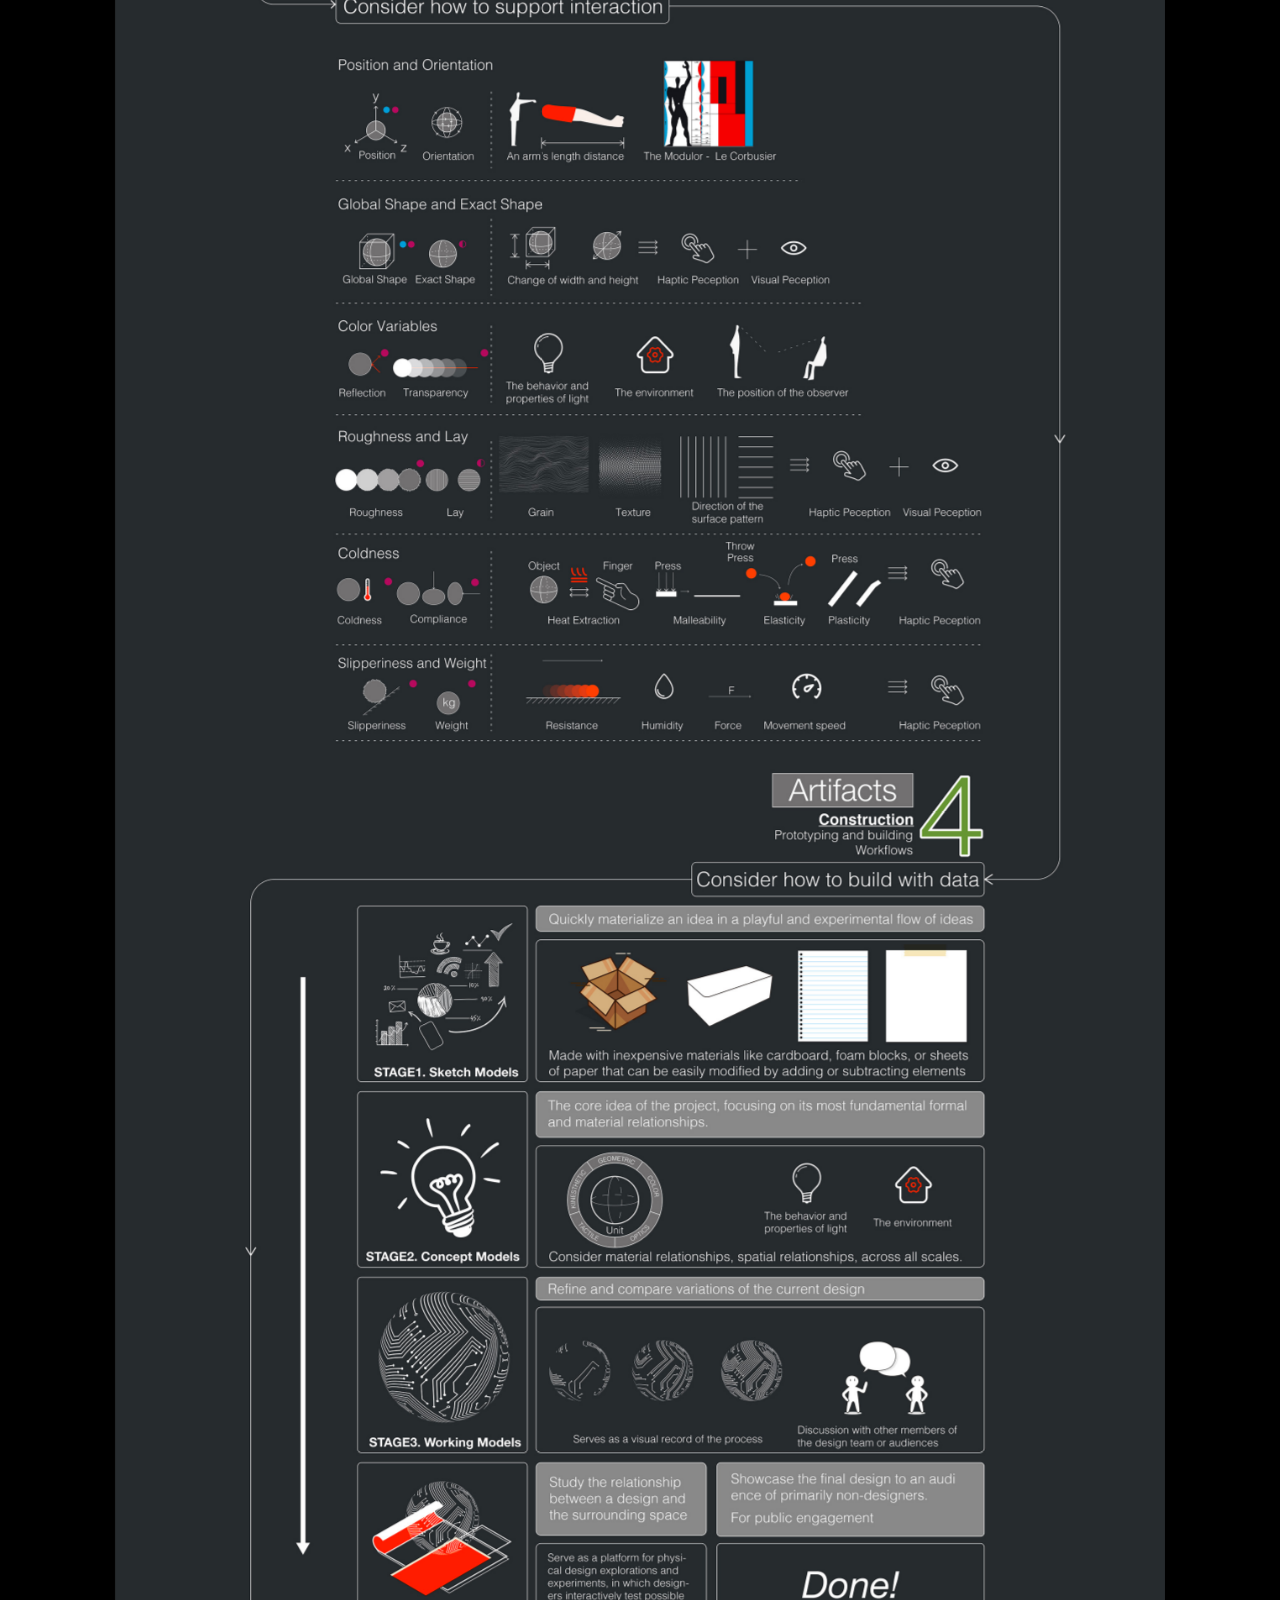
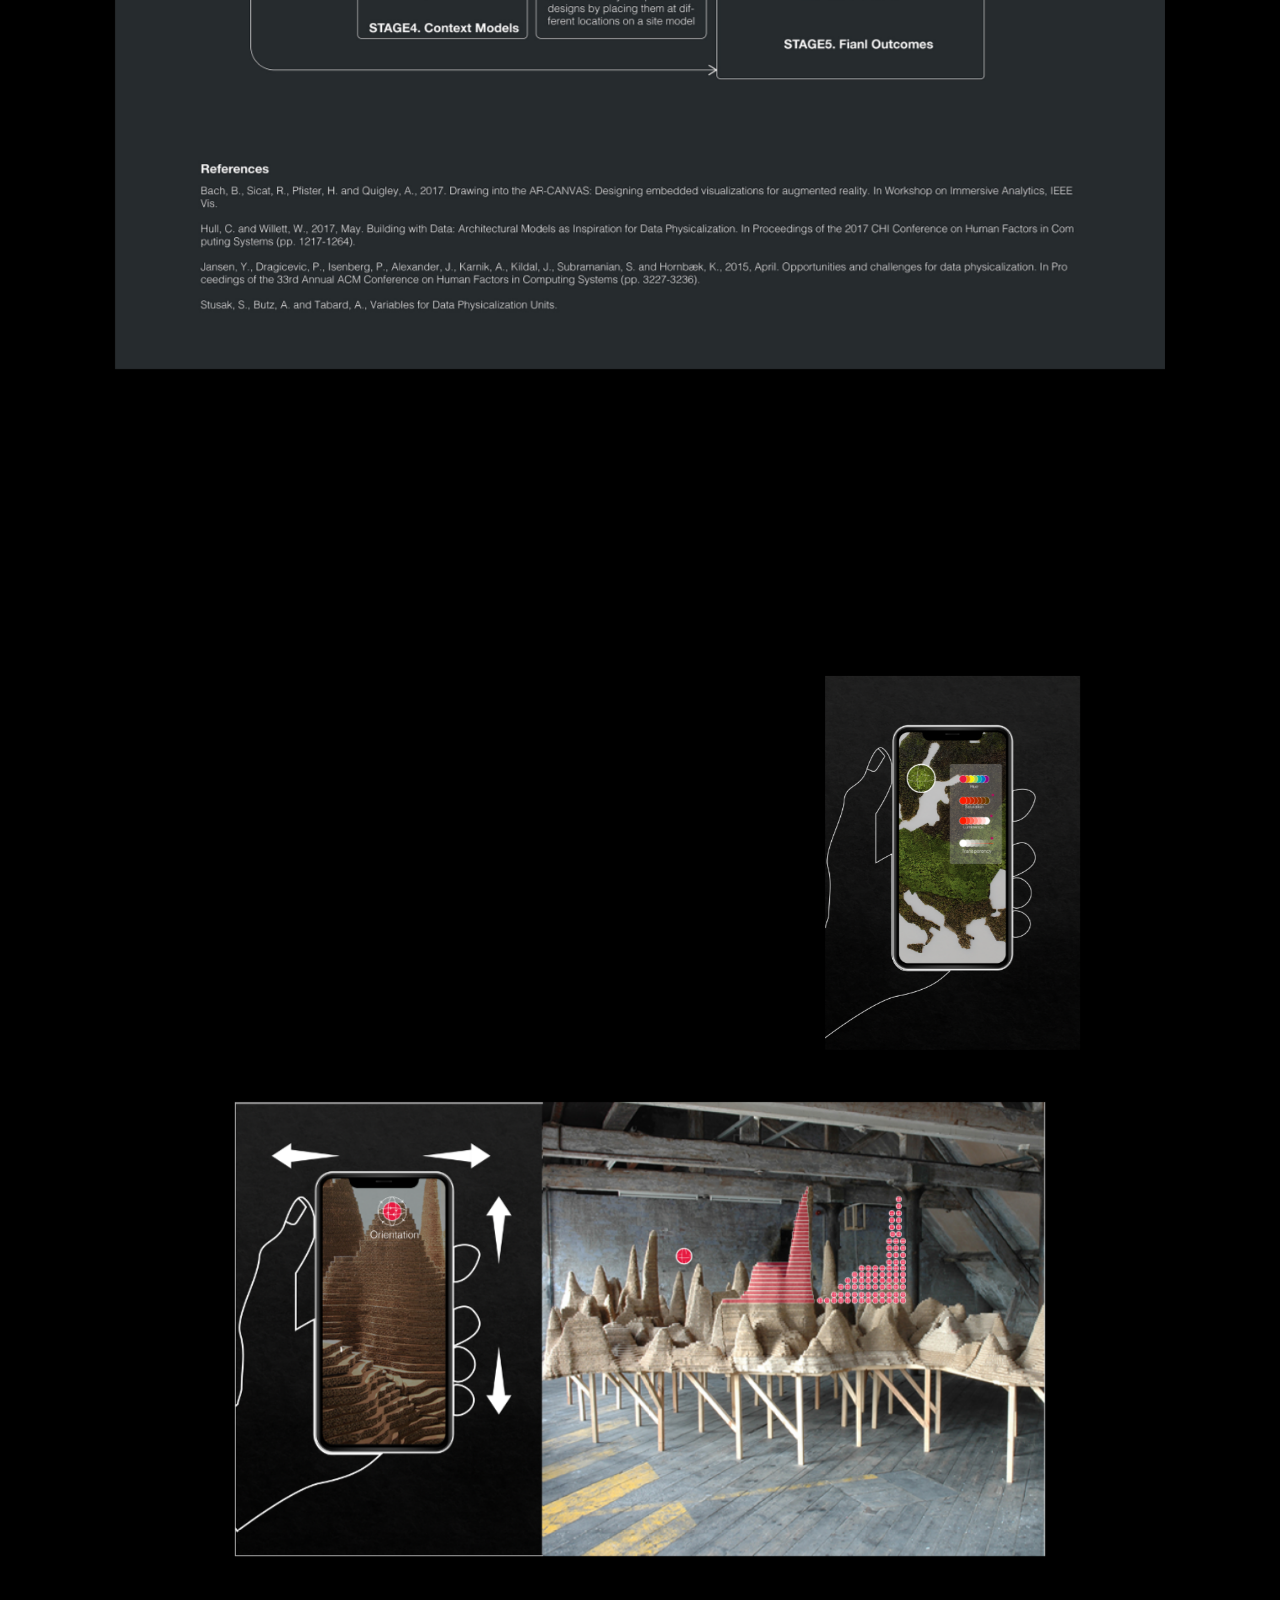
<file: project6.html>
<!DOCTYPE html>
<html lang="en">

<head>
  <meta charset="UTF-8">
  <meta content="IE=edge" http-equiv="X-UA-Compatible">
  <meta content="width=device-width,initial-scale=1" name="viewport">
  <meta content="description" name="description">
  <meta name="google" content="notranslate" />
  <meta content="Mashup templates have been developped by Orson.io team" name="author">

  <!-- Disable tap highlight on IE -->
  <meta name="msapplication-tap-highlight" content="no">
  
  <link rel="apple-touch-icon" sizes="180x180" href="./assets/title-top.png">
  <link href="./assets/favicon.ico" rel="icon">

  <title>Data Physicalization - Yu Zhao Portfolio</title>  

<link href="./main.3f6952e4.css" rel="stylesheet"></head>

<body class="black-style">
<div id="site-border-left"></div>
<div id="site-border-right"></div>
<div id="site-border-top"></div>
<div id="site-border-bottom"></div>

<!-- Add your content of header 导航-->
<header>
  <nav class="navbar  navbar-fixed-top navbar-default navbar-default1">
    <div class="container">
        <button type="button" class="navbar-toggle collapsed" data-toggle="collapse" data-target="#navbar-collapse" aria-expanded="false">
          <span class="sr-only">Toggle navigation</span>
          <span class="icon-bar"></span>
          <span class="icon-bar"></span>
          <span class="icon-bar"></span>
        </button>

      <div class="collapse navbar-collapse padding3 " id="navbar-collapse">
        <ul class="nav navbar-nav ">
          <li><a href="./index.html" title="" ca style="color:#ffffff">01 : Home 主页</a></li>
          <li><a href="./works.html" title="" style="color:#ffffff" >02 : Projects 项目</a></li>
          <li><a href="./about.html" title="" style="color:#ffffff">03 : About me 简介</a></li>
          <!-- <li><a href="./contact.html" title="">04 : Contact 联系</a></li> -->
          <!-- <li><a href="./components.html" title="">05 : Components</a></li> -->
        </ul>
 

          <ul class="nav navbar-nav navbar-right navbar-small visible-md visible-lg">
            <li><a href="./project1.html" style="color:#ffffff" title="" >001</a></li>
            <li><a href="./project2.html" style="color:#ffffff" title="" >002</a></li>
            <li><a href="./project3.html" style="color:#ffffff" title="" >003</a></li>
            <li><a href="./project4.html" style="color:#ffffff" title="" >004</a></li>
            <li><a href="./project5.html" style="color:#ffffff" title="" >005</a></li>
            <li><a href="./project6.html" style="color:#ffffff" title="" class="active">006</a></li>
          </ul>

          
      </div> 
    </div>
  </nav>
</header>

<!-- 内容标题 -->

<div class="section-container contop">
  <div class="container">
    <div class="row">

      <div class="col-xs-12">
        <img src="./assets/images/Project-6/titletop.png" class="img-responsive" alt="">
        <div class="card-container card-container1 card-container2">
          <div class="text-center">
            <h1 class="h2 bigge foco">数据物理化Cheat Sheet设计</h1>
          </div>
          <div class="overall1 foco">
            <p>The project aimed to design a readable and clear information visualization sheet about the encoding of data physicalization.
              <br>为数据物理化提供基于AR的Cheatsheet设计，便于数据可视化人员进行设计并为观众提供对数据物理化的更好理解。</p>
          </div>
        </div>
      </div>


     
      <!-- 两列文字 紧凑-->
      <div class="TwoText">
        <div class="col-md-10 col-md-offset-1">
          <div class="row two">
            <div class="col-xs-12 col-md-6 col-lg-2">
              <div class="title_large header1 show-on-scroll">
                  <h2 class="template-title-example heading padding1 foco">The Context<br>背景介绍 1.0</h2>
              </div>
            </div>
            <div class="col-xs-12 col-md-6 col-lg-3">
              <div class="text_content header1 show-on-scroll padding1 foco">
                  <p class="heading">数字化制造、可驱动的有形界面、形状变化的显示等技术的进步提高了数据物理化的保真度和灵活性，降低了物理化的费用。虽然数据物理化的表现形式让受众更容易获得数据，但由于缺乏数字和实物化的知识，设计者和受众可能很难创造和解码数据实物化。</p>
              </div>
            </div>
            <div class="col-xs-12 col-md-6 col-lg-5 col-lg-push-2">
              <img src="./assets/images/Project-6/digital.png" class="img-responsive" alt="">
            </div>
          </div>
        </div>
      </div>
      <!-- 两列文字 紧凑-->
      <div class="TwoText">
        <div class="col-md-10 col-md-offset-1">
          <div class="row two">
            <div class="col-xs-12 col-md-6 col-lg-2">
              <div class="title_large header1 show-on-scroll">
                  <h2 class="template-title-example heading padding1 foco">The Context<br>背景介绍 1.1</h2>
              </div>
            </div>
            <div class="col-xs-12 col-md-6 col-lg-3">
              <div class="text_content header1 show-on-scroll padding1 foco">
                  <p class="heading">Cheat sheet，在使用过程中支持学习和查找，可以成为支持这些人的一种快速有效的方式。该项目旨在设计一个关于数据物理化编码的可读性和清晰的信息可视化表。设计者可以在想要获得灵感时将其作为快速参考卡，而受众也可以在了解实物制品之前，将其作为 "Read Me First "的说明书来阅读。</p>
              </div>
            </div>
          </div>
        </div>
      </div>     
      <!-- 两列文字 紧凑-->
      <div class="TwoText">
        <div class="col-md-10 col-md-offset-1">
          <div class="row two">
            <div class="col-xs-12 col-md-6 col-lg-2">
              <div class="title_large header1 show-on-scroll">
                  <h2 class="template-title-example heading padding1 foco">Data<br>Physicalization<br>什么是数据物理化？</h2>
              </div>
            </div>
            <div class="col-xs-12 col-md-6 col-lg-3">
              <div class="text_content header1 show-on-scroll padding1 foco">
                  <p class="heading">数据物理化（Data Physicalization）是指一种数据的物理化呈现形式，使用其来帮助人们探索和交流数据，注重以实物形式(相对于其他形式的界面使用)进行数据分析(相对于仅以视觉呈现)。其研究计算机支持的数据物理表示如何支持认知、交流、学习、解决问题和决策。</p>
              </div>
            </div>
            <div class="col-xs-12 col-md-6 col-lg-5 col-lg-push-2">
              <img src="./assets/images/Project-6/example.jpeg" class="img-responsive" alt="">
              <p class="annoo">
                <a href="http://dataphys.org/list/" class="foco">更多数据物理化实例→</a>
              </p>
            </div>
          </div>
        </div>
      </div>

      <!-- 两列文字 紧凑-->
      <div class="TwoText">
        <div class="col-md-10 col-md-offset-1">
          <div class="row two">
            <div class="col-xs-12 col-md-6 col-lg-2">
              <div class="title_large header1 show-on-scroll">
                  <h2 class="template-title-example heading padding1 foco">Benefits and<br>Challenges<br>优势与挑战</h2>
              </div>
            </div>
            <div class="col-xs-12 col-md-6 col-lg-4">
              <div class="text_content header1 show-on-scroll padding1 foco">
                  <p class="heading"><b>优势：</b><br>Jansen等人（2015）提出，数据物理化作为一种物理实体，其几何形状或物质属性能够编码数据。人类生活在一个物理世界中，他们可以利用五官（如触觉和听觉）来获取信息。数据物理化利用了人们的感知探索能力，使他们能够主动地、多模态地感知数据。对于视障人士来说，他们可以通过非视觉感官来理解数据。在将数据带入现实世界后，物理人工制品让更多的受众参与到数据中来，这让人们花费更多的时间和精力去探索和理解重要而复杂的数据（Jansen等，2015）。
                    <br><b>挑战：</b><br>虽然数据物理化有很多好处，但物理世界使得物理变量的恰当转换对设计者来说较为复杂。如何将各个感官变量结合起来，并将数据传达给非视觉感官，成为我们要应对的挑战和研究领域。</p>
              </div>
            </div>
            <div class="col-xs-12 col-md-6 col-lg-3 col-lg-push-3">
              <img src="./assets/images/Project-6/datapip.png" class="img-responsive" alt="">
              <p class="annoo foco">
                The Infovis Pipeline of Data Physicalization
              </p>
            </div>
          </div>
        </div>
      </div>
      <!-- 两列文字 紧凑-->
      <div class="TwoText">
        <div class="col-md-10 col-md-offset-1">
          <div class="row two">
            <div class="col-xs-12 col-md-6 col-lg-2">
              <div class="title_large header1 show-on-scroll">
                  <h2 class="template-title-example heading padding1 foco">The application<br>of Cheat Sheet<br>Cheat Sheet的应用</h2>
              </div>
            </div>
            <div class="col-xs-12 col-md-6 col-lg-4">
              <div class="text_content header1 show-on-scroll padding1 foco">
                  <p class="heading">Cheat Sheet通常用于学生的考试中，或用于学习程序语言或新软件，以快速获取信息。Wang等(2020)指出Cheat Sheet提供了最重要的信息，一目了然，其目的是在人们想要完成特定任务时进行查找。一个设计良好的Cheat Sheet可以减少受众的阅读时间，帮助他们更好地了解某些他们不熟悉的领域。Cheat Sheet的这些功能和好处使人们认知新事物的学习曲线降低。选择Cheat Sheet作为一种辅助工具，可以降低设计工作人员的对数据数字化和物理化素养要求。</p>
              </div>
            </div>
          </div>
        </div>
      </div>
      <!-- 两列文字 紧凑-->
      <div class="TwoText">
        <div class="col-md-10 col-md-offset-1">
          <div class="row two">
            <div class="col-xs-12 col-md-6 col-lg-2">
              <div class="title_large header1 show-on-scroll">
                  <h2 class="template-title-example heading padding1 foco">The AR-Canvas<br>设计灵感启发：<br>AR画布理论</h2>
              </div>
            </div>
            <div class="col-xs-12 col-md-6 col-lg-4">
              <div class="text_content header1 show-on-scroll padding1 foco">
                  <p class="heading">AR-Canvas是一个探索和增强现实中嵌入式数据可视化设计的框架。Benjamin等（2020）将AR-Canvas中的关键组件定义为Context-data、Artefact、Navigator、Visualization、Activity和Scene。该方法为我们提供了一个创造性的视角来理解复杂的视觉和空间物理世界中的信息，超越了2D画布。这也启发了我对数据物理化的Cheat Sheet设计的思考。</p>
              </div>
            </div>
          </div>
        </div>
      </div>
      <!-- 全页图片 80% -->
      <div class="col-xs-8 col-xs-push-2">
        <img src="./assets/images/Project-6/canvas1.png" class="img-responsive" alt="">
        <p class="annoo foco">
          The AR-CANVAS
        </p>
      </div>
      <!-- 一列文字 -->
      <div class="col-xs-12">
        <div class="text_content header1 show-on-scroll">
            <div class="heading foco">
                <p>AR-Canvas的主要构成：</p>
                <ul>
                  <li>Context Data：背景数据以指对象、任务或其他任何用户在特定情境中执行任务时感兴趣的东西。</li>
                  <li>Artifacts：人造物是现实世界中的一个物理体（对象），可以与相应场景中的数据相关联，也就是说它可以是一个物理参照物。</li>
                  <li>Navigator：导航员是感知可视化并与之交互的人。</li>
                  <li>Visualization：可视化指的是每一个代表视觉元素的数据由人工制品解释。</li>
                  <li>Activity：活动指使用可视化和人工制品的活动可以包括查找和搜索，浏览和探索复杂的分析任务</li>
                  <li>Scene：人工制品和导航员位于一个场景中。</li>
                </ul>
            </div>
        </div>
      <!-- 两列文字 紧凑-->
      <div class="TwoText">
        <div class="col-md-10 col-md-offset-1">
          <div class="row two">
            <div class="col-xs-12 col-md-6 col-lg-2">
              <div class="title_large header1 show-on-scroll">
                  <h2 class="template-title-example heading padding1 foco">Design Space<br>设计空间</h2>
              </div>
            </div>
            <div class="col-xs-12 col-md-6 col-lg-4">
              <div class="text_content header1 show-on-scroll padding1 foco">
                  <p class="heading">基于AR-Canvas理论，我从中解析了基于数据物理化的Cheat Sheet的设计空间：</p>
              </div>
            </div>
          </div>
        </div>
      </div>
      <!-- 全页图片 80% -->
      <div class="col-xs-8 col-xs-push-2">
        <img src="./assets/images/Project-6/space.png" class="img-responsive" alt="">
        <p class="annoo foco">
          The design space of cheat sheet for data physicalization
        </p>
      </div>
      <!-- 一列文字 -->
      <div class="col-xs-12">
        <div class="text_content header1 show-on-scroll">
            <div class="heading foco">
                <p>基于数据物理化的Cheat Sheet的设计空间：</p>
                <ul>
                  <li>Viewing Angles：观看角度-根据领航员（观众）的活动，让他们在场景中获得身体的运动，并调整头部，用手与器物进行互动。</li>
                  <li>Interaction：交互-观察物理变量的组合，用五感感知能力与文物互动。</li>
                  <li>Physical variables：物理变量-观察视觉与非视觉线索（变量），了解数据与器物之间的转化</li>
                  <li>Construction：建构过程-通过理解数据物理化的建构过程，理解数据的物理形态。</li>
                  <li>Scene：场景-通过对数据物理化过程的理解，理解数据以物理形式存在。考虑工件和空间环境之间的关系，这决定了数据物理化的大小和规模。</li>
                </ul>
            </div>
        </div>
      <!-- 两列文字 紧凑-->
      <div class="TwoText">
        <div class="col-md-10 col-md-offset-1">
          <div class="row two">
            <div class="col-xs-12 col-md-6 col-lg-2">
              <div class="title_large header1 show-on-scroll">
                  <h2 class="template-title-example heading padding1 foco">Case Study<br>案例研究</h2>
              </div>
            </div>
            <div class="col-xs-12 col-md-6 col-lg-4">
              <div class="text_content header1 show-on-scroll padding1 foco">
                  <p class="heading">Wang等(2020)将数据可视化的Cheat Sheet设计成六种类型，这六种类型分别是可视化技术的不同类型。与数据可视化不同，数据物理化主要取决于代表数据的实体变量而不是数据呈现的方法。更重要的是，与基于屏幕的数据可视化不同，现实世界中的物理工件是由原子形成的，原子是单个的物体或单位。</p>
              </div>
            </div>
            <div class="col-xs-12 col-md-6 col-lg-3 col-lg-push-3">
              <img src="./assets/images/Project-6/vis.png" class="img-responsive" alt="">
              <p class="annoo foco">
                https://visualizationcheatsheets.github.io/
              </p>
            </div>
          </div>
        </div>
      </div>
      <!-- 全页图片 80% -->
      <div class="col-xs-6 col-xs-push-3">
        <img src="./assets/images/Project-6/vis2.png" class="img-responsive" alt="">
        <p class="annoo foco">
          数据物理化 vs. 数据可视化
        </p>
      </div>
     <!-- 两列文字 紧凑-->
     <div class="TwoText">
      <div class="col-md-10 col-md-offset-1">
        <div class="row two">
          <div class="col-xs-12 col-md-6 col-lg-2">
            <div class="title_large header1 show-on-scroll">
                <h2 class="template-title-example heading padding1 foco">Atom<br>设计角度</h2>
            </div>
          </div>
          <div class="col-xs-12 col-md-6 col-lg-4">
            <div class="text_content header1 show-on-scroll padding1 foco">
                <p class="heading">如果我们要对数据物理化的特征进行分类或总结，一个可能的方法是将整体或整体性的物理化对象视为个体变量的集合。如果设计者和观众能够换个思考角度，从每一个单元Unit出发，就会发现创造或解码数据实物化更容易。</p>
            </div>
          </div>
          <div class="col-xs-12 col-md-6 col-lg-4 col-lg-push-2">
            <img src="./assets/images/Project-6/atom.png" class="img-responsive" alt="">
          </div>
        </div>
      </div>
    </div>
      <!-- 两列文字 紧凑-->
      <div class="TwoText">
        <div class="col-md-10 col-md-offset-1">
          <div class="row two">
            <div class="col-xs-12 col-md-6 col-lg-2">
              <div class="title_large header1 show-on-scroll">
                  <h2 class="template-title-example heading padding1 foco">Final Design<br>最终设计</h2>
              </div>
            </div>
            <div class="col-xs-12 col-md-6 col-lg-4">
              <div class="text_content header1 show-on-scroll padding1 foco">
                  <p class="heading">对于数据物理化的Cheat Sheet，我的目标是设计一种语言或方法来帮助设计师和观众理解数据物理化的整个构建过程：创造的主要过程，采用适宜的物理变量来编码数据，这些变量如何支持交互和数据物理化的构建工作流程。对于设计师来说，他们可以利用它来构建自己的制作框架，搜索快速的信息或灵感。对于观众来说，在理解了物理变量如何形成最终的作品和设计师的工作流程之后，他们可以弄清楚作品中每个部分的含义和相互关系，并最终从作品中获得信息。</p>
              </div>
            </div>
          </div>
        </div>
      </div>
      <!-- 全页图片 80% -->
      <div class="col-xs-10 col-xs-push-1">
        <img src="./assets/images/Project-6/final.jpg" class="img-responsive" alt="">
      </div>
      <!-- 一列文字 -->
      <div class="col-xs-12">
        <div class="text_content header1 show-on-scroll">
            <div class="heading foco">
                <p>Cheat Sheet的主要构成：</p>
                <ul>
                  <li>思考成品可能的大小或规模：在这一部分，他们将思考人工制品与环境之间的关系，并初步了解他们想要建造的人工制品的大小：手掌大小的物体或更大比例的解释。</li>
                  <li>选择合适的物理变量来编码数据：这一部分说明了五类物理变量：几何、颜色、光学、触觉和动觉变量。读者可以结合每个变量的图示和属性来选择数据的可能表现形式。他们将得到关于选择静态或动态物理化的说明。</li>
                  <li>思考如何支持交互：在这个领域介绍了每个变量的交互模式的信息。图中显示了设计导航器和人工制品之间的交互的可能方式，以及它们如何在场景中行动和移动。。</li>
                  <li>思考如何用数据构建：这一部分展示了构建生理化的工作流程，从最初的草图到最终的结果。每一个阶段的构建都会告知读者核心工作和目的，这样他们就可以专注于关键问题，并使创建过程高效。</li>
                </ul>
            </div>
        </div>
      <!-- 两列文字 紧凑-->
     <div class="TwoText">
      <div class="col-md-10 col-md-offset-1">
        <div class="row two">
          <div class="col-xs-12 col-md-6 col-lg-2">
            <div class="title_large header1 show-on-scroll">
                <h2 class="template-title-example heading padding1 foco">Future Design<br>下一步设计</h2>
            </div>
          </div>
          <div class="col-xs-12 col-md-6 col-lg-4">
            <div class="text_content header1 show-on-scroll padding1 foco">
                <p class="heading">在以二维形式制作数据物理化的Cheat Sheet后，一个可能的深化方向是以AR模式建立Cheat Sheet。设计者可以在数字设备中编辑物理变量，并突出场景中的关键信息，让观众可以在自己的手机上查看这些信息。它将在物理单元的基础上，增强物理艺术品的表现力。</p>
            </div>
          </div>
          <div class="col-xs-12 col-md-6 col-lg-3 col-lg-push-2">
            <img src="./assets/images/Project-6/ar1.png" class="img-responsive" alt="">
          </div>
        </div>
      </div>
    </div>
      <!-- 全页图片 80% -->
      <div class="col-xs-8 col-xs-push-2">
        <img src="./assets/images/Project-6/AR2.png" class="img-responsive" alt="">
      </div>
    <!-- ----------------------------------------------------------------------------------------->



 
      

<footer class="footer-container text-center">
  <div class="container">
    <div class="row">
      <div class="col-xs-12">
        <p>©YuZhao 2020 All Rights Reserved</p>
      </div>
    </div>
  </div>
</footer>

<script>
  
  document.addEventListener("DOMContentLoaded", function (event) {
     navActivePage();
  });
  
</script>

<!-- Google Analytics: change UA-XXXXX-X to be your site's ID 

<script>
  (function (i, s, o, g, r, a, m) {
    i['GoogleAnalyticsObject'] = r; i[r] = i[r] || function () {
      (i[r].q = i[r].q || []).push(arguments)
    }, i[r].l = 1 * new Date(); a = s.createElement(o),
      m = s.getElementsByTagName(o)[0]; a.async = 1; a.src = g; m.parentNode.insertBefore(a, m)
  })(window, document, 'script', '//www.google-analytics.com/analytics.js', 'ga');
  ga('create', 'UA-XXXXX-X', 'auto');
  ga('send', 'pageview');
</script>

--> 
<script type="text/javascript" src="./main.70a66962.js"></script></body>

</html>
</file>
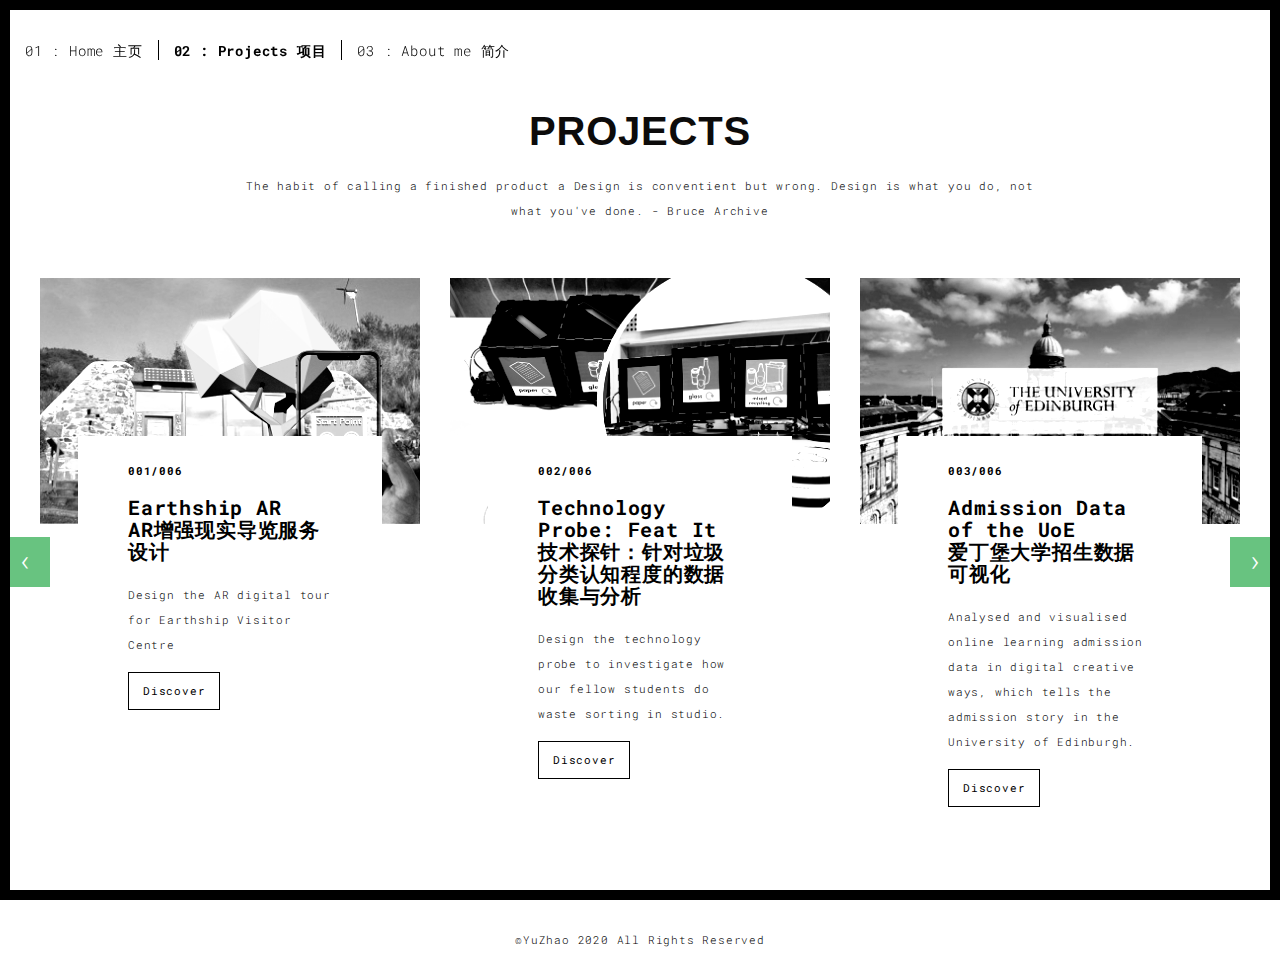
<file: works.html>
<!DOCTYPE html>
<html lang="en">

<head>
  <meta charset="UTF-8">
  <meta content="IE=edge" http-equiv="X-UA-Compatible">
  <meta content="width=device-width,initial-scale=1" name="viewport">
  <meta content="description" name="description">
  <meta name="google" content="notranslate" />
  <meta content="Portfolio of Yu" name="Yu Zhao 赵宇">

  <!-- Disable tap highlight on IE -->
  <meta name="msapplication-tap-highlight" content="no">
  
  <link rel="apple-touch-icon" sizes="180x180" href="./assets/apple-icon-180x180.png">
  <link href="./assets/favicon.ico" rel="icon">

  <title>Yu Zhao Portfolio 项目</title>  

<link href="./main.3f6952e4.css" rel="stylesheet"></head>

<body class="">
<div id="site-border-left"></div>
<div id="site-border-right"></div>
<div id="site-border-top"></div>
<div id="site-border-bottom"></div>
 <!-- Add your content of header -->
<header>
  <nav class="navbar  navbar-fixed-top navbar-default">
    <div class="container">
        <button type="button" class="navbar-toggle collapsed" data-toggle="collapse" data-target="#navbar-collapse" aria-expanded="false">
          <span class="sr-only">Toggle navigation</span>
          <span class="icon-bar"></span>
          <span class="icon-bar"></span>
          <span class="icon-bar"></span>
        </button>

      <div class="collapse navbar-collapse" id="navbar-collapse">
        <ul class="nav navbar-nav ">
          <li><a href="./index.html" title="">01 : Home 主页</a></li>
          <li><a href="./works.html" title="">02 : Projects 项目</a></li>
          <li><a href="./about.html" title="">03 : About me 简介</a></li>
          <!-- <li><a href="./contact.html" title="">04 : Contact 联系</a></li> -->
        </ul>

        <!-- <ul class="nav navbar-nav navbar-right navbar-small visible-md visible-lg">
          <li><a href="./index.html" title="" class="active">Eng</a></li>
          <li><a href="./index.html" title="">中文</a></li> -->
      </div> 
    </div>
  </nav>
</header>

<div class="section-container">
  <div class="container">
    <div class="row">
      
      <div class="col-sm-8 col-sm-offset-2 section-container-spacer">
        <div class="text-center">
          <h1 class="h2">PROJECTS</h1>
          <p>The habit of calling a finished product a Design is conventient but wrong. Design is what you do, not what you've done. - Bruce Archive</p>
          
        </div>
      </div>

      <div class="col-md-12">
     
      <div id="myCarousel" class="carousel slide projects-carousel">
        <!-- Carousel items -->
        <div class="carousel-inner">
            <div class="item active">
                <div class="row">
                    <div class="col-sm-4">

                      <a href="./project1.html" title="" class="black-image-project-hover">
                        <img src="./assets/images/Project-1/picture-05.png" alt="" class="img-responsive">
                      </a>
                      <div class="card-container card-container-lg">
                        <h4>001/006</h4>
                        <h3>Earthship AR<br>AR增强现实导览服务设计</h3>
                        <p>Design the AR digital tour for Earthship Visitor Centre</p>
                        <a href="./project1.html" title="" class="btn btn-default">Discover</a>
                      </div>
                    </div>
                    
                    <div class="col-sm-4">
                      <a href="./project2.html" title="" class="black-image-project-hover">
                        <img src="./assets/images/Project-2/title.png" alt="" class="img-responsive">
                      </a>
                      <div class="card-container card-container-lg">
                        <h4>002/006</h4>
                        <h3>Technology Probe: Feat It<br>技术探针：针对垃圾分类认知程度的数据收集与分析</h3></h3>
                        <p>Design the technology probe to investigate how our fellow students do waste sorting in studio.</p>
                        <a href="./project2.html" title="" class="btn btn-default">Discover</a>
                      </div>
                    </div>
                    
                    <div class="col-sm-4">
                      <a href="./project3.html" title="" class="black-image-project-hover">
                        <img src="./assets/images/Project-3/SLAT-7.png" alt="" class="img-responsive">
                      </a>
                      <div class="card-container card-container-lg">
                        <h4>003/006</h4>
                        <h3>Admission Data of the UoE<br>爱丁堡大学招生数据可视化</h3></h3>
                        <p>Analysed and visualised online learning admission data in digital creative ways, which tells the admission story in the University of Edinburgh.</p>
                        <a href="./project3.html" title="" class="btn btn-default">Discover</a>
                      </div>
                    </div>
                    
                </div>
                <!--/row-->
            </div>
            <!--/item-->
            <div class="item">
                <div class="row">
                  <div class="col-sm-4">
                    <a href="./project4.html" class="black-image-project-hover">
                      <img src="./assets/images/Project-4/title.png" alt="Image" class="img-responsive">
                    </a>
                    <div class="card-container">
                      <h4>004/006</h4>
                      <h3>Fedran: Non-Linear Game Design<br>Fedran-非线性游戏设计</h3>
                      <p>Immersive game design based on the open source novel Fedran, using Blender to build game scenes and 3D-model design, scripting and debugging in Unity engine.</p>
                      <a href="./project4.html" class="btn btn-default">Discover</a>
                    </div>
                  </div>
                   <div class="col-sm-4">
                      <a href="./project5.html" class="black-image-project-hover">
                        <img src="./assets/images/Project-5/title.png" alt="Image" class="img-responsive">
                      </a>
                      <div class="card-container">
                        <h4>005/006</h4>
                        <h3>Eyes Of City<br>Speculative Design<br>推断性设计：城市之眼</h3>
                        <p>Eyes of the City is a pervasive game aims to raise citizens’ awareness of privacy protection in the ubiquity of surveillance systems and help them to imagine the future CCTV systems critically. </p>
                        <a href="./project5.html" class="btn btn-default">Discover</a>
                      </div>
                    </div>
                    
                    <div class="col-sm-4">
                      <a href="./project6.html" class="black-image-project-hover">
                        <img src="./assets/images/Project-6/title.png" alt="Image" class="img-responsive">
                      </a>
                      <div class="card-container">
                        <h4>006/006</h4>
                        <h3>Cheat Sheet for<br>Data Physicalization<br>数据物理化Cheat Sheet设计</h3>
                        <p>The project aimed to design a readable and clear information visualization sheet about the encoding of data physicalization.</p>
                        <a href="./project6.html" class="btn btn-default">Discover</a>
                      </div>
                    </div>
                    
                </div>
                <!--/row-->
            </div>
            
            <!--/item-->
        </div>
        <!--/carousel-inner--> 
        <a class="left carousel-control" href="#myCarousel" data-slide="prev">‹</a>

        <a class="right carousel-control" href="#myCarousel" data-slide="next">›</a>
     </div>
     
  


    <!--/myCarousel-->
    </div>



    </div>
  </div>
</div>


<footer class="footer-container text-center">
  <div class="container">
    <div class="row">
      <div class="col-xs-12">
        <p>©YuZhao 2020 All Rights Reserved</p>
      </div>
    </div>
  </div>
</footer>

<script>
  document.addEventListener("DOMContentLoaded", function (event) {
     navActivePage();
  });
</script>

<!-- Google Analytics: change UA-XXXXX-X to be your site's ID 

<script>
  (function (i, s, o, g, r, a, m) {
    i['GoogleAnalyticsObject'] = r; i[r] = i[r] || function () {
      (i[r].q = i[r].q || []).push(arguments)
    }, i[r].l = 1 * new Date(); a = s.createElement(o),
      m = s.getElementsByTagName(o)[0]; a.async = 1; a.src = g; m.parentNode.insertBefore(a, m)
  })(window, document, 'script', '//www.google-analytics.com/analytics.js', 'ga');
  ga('create', 'UA-XXXXX-X', 'auto');
  ga('send', 'pageview');
</script>

--> <script type="text/javascript" src="./main.70a66962.js"></script></body>

</html>
</file>
<file: main.3f6952e4.css>
@import url(https://fonts.googleapis.com/css?family=Roboto:900|Roboto+Mono:300,400,700);@import url(https://maxcdn.bootstrapcdn.com/font-awesome/4.7.0/css/font-awesome.min.css);/*!
 * Bootstrap v3.3.7 (http://getbootstrap.com)
 * Copyright 2011-2016 Twitter, Inc.
 * Licensed under MIT (https://github.com/twbs/bootstrap/blob/master/LICENSE)
 */
/*! normalize.css v3.0.3 | MIT License | github.com/necolas/normalize.css */
/* html{font-family:sans-serif;-ms-text-size-adjust:100%;-webkit-text-size-adjust:100%}body{margin:0}article,aside,details,figcaption,figure,footer,header,hgroup,main,menu,nav,section,summary{display:block}audio,canvas,progress,video{display:inline-block;vertical-align:baseline}audio:not([controls]){display:none;height:0}[hidden],template{display:none}a{background-color:transparent}a:active,a:hover{outline:0}abbr[title]{border-bottom:1px dotted}b,strong{font-weight:700}dfn{font-style:italic}h1{font-size:2em;margin:.67em 0}mark{background:#ff0;color:#000}small{font-size:80%}sub,sup{font-size:75%;line-height:0;position:relative;vertical-align:baseline}sup{top:-.5em}sub{bottom:-.25em}img{border:0}svg:not(:root){overflow:hidden}figure{margin:1em 40px}hr{box-sizing:content-box;height:0}pre{overflow:auto}code,kbd,pre,samp{font-family:monospace,monospace;font-size:1em}button,input,optgroup,select,textarea{color:inherit;font:inherit;margin:0}button{overflow:visible}button,select{text-transform:none}button,html input[type=button],input[type=reset],input[type=submit]{-webkit-appearance:button;cursor:pointer}button[disabled],html input[disabled]{cursor:default}button::-moz-focus-inner,input::-moz-focus-inner{border:0;padding:0}input{line-height:normal}input[type=checkbox],input[type=radio]{box-sizing:border-box;padding:0}input[type=number]::-webkit-inner-spin-button,input[type=number]::-webkit-outer-spin-button{height:auto}input[type=search]{-webkit-appearance:textfield;box-sizing:content-box}input[type=search]::-webkit-search-cancel-button,input[type=search]::-webkit-search-decoration{-webkit-appearance:none}fieldset{border:1px solid silver;margin:0 2px;padding:.35em .625em .75em}textarea{overflow:auto}optgroup{font-weight:700}table{border-collapse:collapse;border-spacing:0}td,th{padding:0} */
html {
	font-family:sans-serif;
	-ms-text-size-adjust:100%;
	-webkit-text-size-adjust:100%;
	width: 100%;
	
}
body {
	margin:0;
	
}



article,aside,details,figcaption,figure,footer,header,hgroup,main,menu,nav,section,summary {
	display:block
}
audio,canvas,progress,video {
	display:inline-block;
	vertical-align:baseline
}
audio:not([controls]) {
	display:none;
	height:0
}
[hidden],template {
	display:none
}
a {
	background-color:transparent
}
a:active,a:hover {
	outline:0
}
abbr[title] {
	border-bottom:1px dotted
}
b,strong {
	font-weight:700
}
dfn {
	font-style:italic
}
h1 {
	font-size:2em;
	margin:.67em 0
}
mark {
	background:#ff0;
	color:#000
}
small {
	font-size:80%
}
sub,sup {
	font-size:75%;
	line-height:0;
	position:relative;
	vertical-align:baseline
}
sup {
	top:-.5em
}
sub {
	bottom:-.25em
}
img {
	border:0
}
svg:not(:root) {
	overflow:hidden
}
figure {
	margin:1em 40px
}
hr {
	box-sizing:content-box;
	height:0
}
pre {
	overflow:auto
}
code,kbd,pre,samp {
	font-family:monospace,monospace;
	font-size:1em
}
button,input,optgroup,select,textarea {
	color:inherit;
	font:inherit;
	margin:0
}
button {
	overflow:visible
}
button,select {
	text-transform:none
}
button,html input[type=button],input[type=reset],input[type=submit] {
	-webkit-appearance:button;
	cursor:pointer
}
button[disabled],html input[disabled] {
	cursor:default
}
button::-moz-focus-inner,input::-moz-focus-inner {
	border:0;
	padding:0
}
input {
	line-height:normal
}
input[type=checkbox],input[type=radio] {
	box-sizing:border-box;
	padding:0
}
input[type=number]::-webkit-inner-spin-button,input[type=number]::-webkit-outer-spin-button {
	height:auto
}
input[type=search] {
	-webkit-appearance:textfield;
	box-sizing:content-box
}
input[type=search]::-webkit-search-cancel-button,input[type=search]::-webkit-search-decoration {
	-webkit-appearance:none
}
fieldset {
	border:1px solid silver;
	margin:0 2px;
	padding:.35em .625em .75em
}
textarea {
	overflow:auto
}
optgroup {
	font-weight:700
}
table {
	border-collapse:collapse;
	border-spacing:0
}
td,th {
	padding:0
}

/*! Source: https://github.com/h5bp/html5-boilerplate/blob/master/src/css/main.css */

@media print {
	*,:after,:before {
	background:transparent!important;
	color:#000!important;
	box-shadow:none!important;
	text-shadow:none!important
}
a,a:visited {
	text-decoration:underline
}
a[href]:after {
	content:" (" attr(href) ")"
}
abbr[title]:after {
	content:" (" attr(title) ")"
}
a[href^="#"]:after,a[href^="javascript:"]:after {
	content:""
}
blockquote,pre {
	border:1px solid #999;
	page-break-inside:avoid
}
thead {
	display:table-header-group
}
img,tr {
	page-break-inside:avoid
}
img {
	max-width:100%!important
}
h2,h3,p {
	orphans:3;
	widows:3
}
h2,h3 {
	page-break-after:avoid
}
.navbar {
	display:none
}
.btn>.caret,.dropup>.btn>.caret {
	border-top-color:#000!important
}
.label {
	border:1px solid #000
}
.table {
	border-collapse:collapse!important
}
.table td,.table th {
	background-color:#fff!important
}
.table-bordered td,.table-bordered th {
	border:1px solid #ddd!important
}
}*,:after,:before {
	-webkit-box-sizing:border-box;
	-moz-box-sizing:border-box;
	box-sizing:border-box
}
html {
	font-size:10px;
	-webkit-tap-highlight-color:transparent
}
body {
	font-family:Roboto Mono,Helvetica,Arial,sans-serif;
	font-size:11px;
	line-height:1.78;
	color:#000;
	background-color:#fff;
	
	
}
button,input,select,textarea {
	font-family:inherit;
	font-size:inherit;
	line-height:inherit
}
a {
	color:#001aff;
	text-decoration:none
}
a:focus,a:hover {
	color:#0012b3;
	text-decoration:underline
}
a:focus {
	outline:5px auto -webkit-focus-ring-color;
	outline-offset:-2px
}
figure {
	margin:0
}
img {
	vertical-align:middle
}

.img-responsive {
	display:block;
	max-width:100%;
	height:auto;
	padding: 0 0 2em 0;
}

.img-responsive-half {
	display:block;
	max-width:100%;
	height:auto;
	padding: 2%;
}


.img-responsive-50 {
	display:block;
	max-width:70%;
	/* height:auto; */

}
.textfoot{
	text-align: center;
}
.img-rounded {
	border-radius:0
}

.img-thumbnail {
	padding:4px;
	line-height:1.78;
	background-color:#fff;
	border:1px solid #ddd;
	border-radius:0;
	-webkit-transition:all .2s ease-in-out;
	-o-transition:all .2s ease-in-out;
	transition:all .2s ease-in-out;
	display:inline-block;
	max-width:100%;
	height:auto
}
.img-circle {
	border-radius:50%
}
hr {
	margin-top:19px;
	margin-bottom:19px;
	border:0;
	border-top:1px solid #eee
}
.sr-only {
	position:absolute;
	width:1px;
	height:1px;
	margin:-1px;
	padding:0;
	overflow:hidden;
	clip:rect(0,0,0,0);
	border:0
}
.sr-only-focusable:active,.sr-only-focusable:focus {
	position:static;
	width:auto;
	height:auto;
	margin:0;
	overflow:visible;
	clip:auto
}
[role=button] {
	cursor:pointer
}
.h1,.h2,.h3,.h4,.h5,.h6,h1,h2,h3,h4,h5,h6 {
	font-family:Roboto Mono,Helvetica,Arial,sans-serif;
	font-weight:700;
	line-height:1.1;
	color:#000
}
.h1 .small,.h1 small,.h2 .small,.h2 small,.h3 .small,.h3 small,.h4 .small,.h4 small,.h5 .small,.h5 small,.h6 .small,.h6 small,h1 .small,h1 small,h2 .small,h2 small,h3 .small,h3 small,h4 .small,h4 small,h5 .small,h5 small,h6 .small,h6 small {
	font-weight:400;
	line-height:1;
	color:#777
}
.h1,.h2,.h3,h1,h2,h3 {
	margin-top:19px;
	margin-bottom:9.5px
}
.h1 .small,.h1 small,.h2 .small,.h2 small,.h3 .small,.h3 small,h1 .small,h1 small,h2 .small,h2 small,h3 .small,h3 small {
	font-size:65%
}
.h4,.h5,.h6,h4,h5,h6 {
	margin-top:9.5px;
	margin-bottom:9.5px
}
.h4 .small,.h4 small,.h5 .small,.h5 small,.h6 .small,.h6 small,h4 .small,h4 small,h5 .small,h5 small,h6 .small,h6 small {
	font-size:75%
}
.h1,h1 {
	font-size:70px
}
.h2,h2 {
	font-size:30px
}
.h3,h3 {
	font-size:20px
}
.h4,.h5,h4,h5 {
	font-size:11px
}
.h6,h6 {
	font-size:10px
}
p {
	margin:0 0 9.5px
}
.lead {
	margin-bottom:19px;
	font-size:12px;
	font-weight:300;
	line-height:1.4
}
@media (min-width:768px) {
	.lead {
	font-size:16.5px
}
}.small,small {
	font-size:90%
}
.mark,mark {
	background-color:#fcf8e3;
	padding:.2em
}
.text-left {
	text-align:left
}
.text-right {
	text-align:right
}
.text-center {
	text-align:center
}
.text-justify {
	text-align:justify
}
.text-nowrap {
	white-space:nowrap
}
.text-lowercase {
	text-transform:lowercase
}
.initialism,.text-uppercase {
	text-transform:uppercase
}
.text-capitalize {
	text-transform:capitalize
}
.text-muted {
	color:#777
}
.text-primary {
	color:#001aff
}
a.text-primary:focus,a.text-primary:hover {
	color:#0015cc
}
.text-success {
	color:#fff
}
a.text-success:focus,a.text-success:hover {
	color:#e6e6e6
}
.text-info {
	color:#31708f
}
a.text-info:focus,a.text-info:hover {
	color:#245269
}
.text-warning {
	color:#8a6d3b
}
a.text-warning:focus,a.text-warning:hover {
	color:#66512c
}
.text-danger {
	color:#fff
}
a.text-danger:focus,a.text-danger:hover {
	color:#e6e6e6
}
.bg-primary {
	color:#fff;
	background-color:#001aff
}
a.bg-primary:focus,a.bg-primary:hover {
	background-color:#0015cc
}
.bg-success,a.bg-success:focus,a.bg-success:hover {
	background-color:#000
}
.bg-info {
	background-color:#d9edf7
}
a.bg-info:focus,a.bg-info:hover {
	background-color:#afd9ee
}
.bg-warning {
	background-color:#fcf8e3
}
a.bg-warning:focus,a.bg-warning:hover {
	background-color:#f7ecb5
}
.bg-danger {
	background-color:red
}
a.bg-danger:focus,a.bg-danger:hover {
	background-color:#c00
}
.page-header {
	padding-bottom:8.5px;
	margin:38px 0 19px;
	border-bottom:1px solid #eee
}
ol,ul {
	margin-top:0;
	margin-bottom:9.5px
}
ol ol,ol ul,ul ol,ul ul {
	margin-bottom:0
}
.list-inline,.list-unstyled {
	padding-left:0;
	list-style:none
}
.list-inline {
	margin-left:-5px
}
.list-inline>li {
	display:inline-block;
	padding-left:5px;
	padding-right:5px
}
dl {
	margin-top:0;
	margin-bottom:19px
}
dd,dt {
	line-height:1.78
}
dt {
	font-weight:700
}
dd {
	margin-left:0
}
.dl-horizontal dd:after,.dl-horizontal dd:before {
	content:" ";
	display:table
}
.dl-horizontal dd:after {
	clear:both
}
@media (min-width:768px) {
	.dl-horizontal dt {
	float:left;
	width:160px;
	clear:left;
	text-align:right;
	overflow:hidden;
	text-overflow:ellipsis;
	white-space:nowrap
}
.dl-horizontal dd {
	margin-left:180px
}
}abbr[data-original-title],abbr[title] {
	cursor:help;
	border-bottom:1px dotted #777
}
.initialism {
	font-size:90%
}
blockquote {
	padding:9.5px 19px;
	margin:0 0 19px;
	font-size:13.75px;
	border-left:5px solid #eee
}
blockquote ol:last-child,blockquote p:last-child,blockquote ul:last-child {
	margin-bottom:0
}
blockquote .small,blockquote footer,blockquote small {
	display:block;
	font-size:80%;
	line-height:1.78;
	color:#777
}
blockquote .small:before,blockquote footer:before,blockquote small:before {
	content:"\2014   \A0"
}
.blockquote-reverse,blockquote.pull-right {
	padding-right:15px;
	padding-left:0;
	border-right:5px solid #eee;
	border-left:0;
	text-align:right
}
.blockquote-reverse .small:before,.blockquote-reverse footer:before,.blockquote-reverse small:before,blockquote.pull-right .small:before,blockquote.pull-right footer:before,blockquote.pull-right small:before {
	content:""
}
.blockquote-reverse .small:after,.blockquote-reverse footer:after,.blockquote-reverse small:after,blockquote.pull-right .small:after,blockquote.pull-right footer:after,blockquote.pull-right small:after {
	content:"\A0   \2014"
}
address {
	margin-bottom:19px;
	font-style:normal;
	line-height:1.78
}
code,kbd,pre,samp {
	font-family:Menlo,Monaco,Consolas,Courier New,monospace
}
code {
	color:#c7254e;
	background-color:#f9f2f4
}
code,kbd {
	padding:2px 4px;
	font-size:90%;
	border-radius:0
}
kbd {
	color:#fff;
	background-color:#333;
	box-shadow:inset 0 -1px 0 rgba(0,0,0,.25)
}
kbd kbd {
	padding:0;
	font-size:100%;
	font-weight:700;
	box-shadow:none
}
pre {
	display:block;
	padding:9px;
	margin:0 0 9.5px;
	font-size:10px;
	line-height:1.78;
	word-break:break-all;
	word-wrap:break-word;
	color:#333;
	background-color:#f5f5f5;
	border:1px solid #ccc;
	border-radius:0
}
pre code {
	padding:0;
	font-size:inherit;
	color:inherit;
	white-space:pre-wrap;
	background-color:transparent;
	border-radius:0
}
.pre-scrollable {
	max-height:340px;
	overflow-y:scroll
}
.container {
	margin-right:auto;
	margin-left:auto;
	padding-left:0;
	padding-right:0
	
}
.container:after,.container:before {
	content:" ";
	display:table
}
.container:after {
	clear:both
}
@media (min-width:768px) {
	.container {
	width:750px
}
}@media (min-width:992px) {
	.container {
	width:970px
}
}@media (min-width:1200px) {
	.container {
	/* width:1470px */
	width:auto
}
}.container-fluid {
	margin-right:auto;
	margin-left:auto;
	padding-left:15px;
	padding-right:15px
}
.container-fluid:after,.container-fluid:before {
	content:" ";
	display:table
}
.container-fluid:after {
	clear:both
}
.row {
	margin-left:0;
	margin-right:0
}

.row:after,.row:before {
	content:" ";
	display:table
}
.row:after {
	clear:both
}
.col-lg-1,.col-lg-2,.col-lg-3,.col-lg-4,.col-lg-5,.col-lg-6,.col-lg-7,.col-lg-8,.col-lg-9,.col-lg-10,.col-lg-11,.col-lg-12,.col-md-1,.col-md-2,.col-md-3,.col-md-4,.col-md-5,.col-md-6,.col-md-7,.col-md-8,.col-md-9,.col-md-10,.col-md-11,.col-md-12,.col-sm-1,.col-sm-2,.col-sm-3,.col-sm-4,.col-sm-5,.col-sm-6,.col-sm-7,.col-sm-8,.col-sm-9,.col-sm-10,.col-sm-11,.col-sm-12,.col-xs-1,.col-xs-2,.col-xs-3,.col-xs-4,.col-xs-5,.col-xs-6,.col-xs-7,.col-xs-8,.col-xs-9,.col-xs-10,.col-xs-11,.col-xs-12 {
	position:relative;
	min-height:1px;
	padding-left:15px;
	padding-right:15px
}
.col-xs-1,.col-xs-2,.col-xs-3,.col-xs-4,.col-xs-5,.col-xs-6,.col-xs-7,.col-xs-8,.col-xs-9,.col-xs-10,.col-xs-11,.col-xs-12 {
	float:left
}
.col-xs-1 {
	width:8.33333%
}
.col-xs-2 {
	width:16.66667%
}
.col-xs-3 {
	width:25%
}
.col-xs-4 {
	width:33.33333%
}
.col-xs-5 {
	width:41.66667%
}
.col-xs-6 {
	width:50%
}
.col-xs-7 {
	width:58.33333%
}
.col-xs-8 {
	width:66.66667%
}
.col-xs-9 {
	width:75%
}
.col-xs-10 {
	width:83.33333%;
	padding-left:0px;
	padding-right:0px
}
.col-xs-11 {
	width:91.66667%
}
.col-xs-12 {
	width:100%;
	padding-left:0px;
	padding-right:0px
	
}
.col-xs-pull-0 {
	right:auto
}
.col-xs-pull-1 {
	right:8.33333%
}
.col-xs-pull-2 {
	right:16.66667%
}
.col-xs-pull-3 {
	right:25%
}
.col-xs-pull-4 {
	right:33.33333%
}
.col-xs-pull-5 {
	right:41.66667%
}
.col-xs-pull-6 {
	right:50%
}
.col-xs-pull-7 {
	right:58.33333%
}
.col-xs-pull-8 {
	right:66.66667%
}
.col-xs-pull-9 {
	right:75%
}
.col-xs-pull-10 {
	right:83.33333%
}
.col-xs-pull-11 {
	right:91.66667%
}
.col-xs-pull-12 {
	right:100%
}
.col-xs-push-0 {
	left:auto
}
.col-xs-push-1 {
	left:8.33333%
}
.col-xs-push-2 {
	left:16.66667%
}
.col-xs-push-3 {
	left:25%
}
.col-xs-push-4 {
	left:33.33333%
}
.col-xs-push-5 {
	left:41.66667%
}
.col-xs-push-6 {
	left:50%
}
.col-xs-push-7 {
	left:58.33333%
}
.col-xs-push-8 {
	left:66.66667%
}
.col-xs-push-9 {
	left:75%
}
.col-xs-push-10 {
	left:83.33333%
}
.col-xs-push-11 {
	left:91.66667%
}
.col-xs-push-12 {
	left:100%
}
.col-xs-offset-0 {
	margin-left:0
}
.col-xs-offset-1 {
	margin-left:8.33333%
}
.col-xs-offset-2 {
	margin-left:16.66667%
}
.col-xs-offset-3 {
	margin-left:25%
}
.col-xs-offset-4 {
	margin-left:33.33333%
}
.col-xs-offset-5 {
	margin-left:41.66667%
}
.col-xs-offset-6 {
	margin-left:50%
}
.col-xs-offset-7 {
	margin-left:58.33333%
}
.col-xs-offset-8 {
	margin-left:66.66667%
}
.col-xs-offset-9 {
	margin-left:75%
}
.col-xs-offset-10 {
	margin-left:83.33333%
}
.col-xs-offset-11 {
	margin-left:91.66667%
}
.col-xs-offset-12 {
	margin-left:100%
}
@media (min-width:768px) {
	.col-sm-1,.col-sm-2,.col-sm-3,.col-sm-4,.col-sm-5,.col-sm-6,.col-sm-7,.col-sm-8,.col-sm-9,.col-sm-10,.col-sm-11,.col-sm-12 {
	float:left
}
.col-sm-1 {
	width:8.33333%
}
.col-sm-2 {
	width:16.66667%
}
.col-sm-3 {
	width:25%
}
.col-sm-4 {
	width:33.33333%
}
.col-sm-5 {
	width:41.66667%
}
.col-sm-6 {
	width:50%
}
.col-sm-7 {
	width:58.33333%
}
.col-sm-8 {
	width:66.66667%
}
.col-sm-9 {
	width:75%
}
.col-sm-10 {
	width:83.33333%
}
.col-sm-11 {
	width:91.66667%
}
.col-sm-12 {
	width:100%
}
.col-sm-pull-0 {
	right:auto
}
.col-sm-pull-1 {
	right:8.33333%
}
.col-sm-pull-2 {
	right:16.66667%
}
.col-sm-pull-3 {
	right:25%
}
.col-sm-pull-4 {
	right:33.33333%
}
.col-sm-pull-5 {
	right:41.66667%
}
.col-sm-pull-6 {
	right:50%
}
.col-sm-pull-7 {
	right:58.33333%
}
.col-sm-pull-8 {
	right:66.66667%
}
.col-sm-pull-9 {
	right:75%
}
.col-sm-pull-10 {
	right:83.33333%
}
.col-sm-pull-11 {
	right:91.66667%
}
.col-sm-pull-12 {
	right:100%
}
.col-sm-push-0 {
	left:auto
}
.col-sm-push-1 {
	left:8.33333%
}
.col-sm-push-2 {
	left:16.66667%
}
.col-sm-push-3 {
	left:25%
}
.col-sm-push-4 {
	left:33.33333%
}
.col-sm-push-5 {
	left:41.66667%
}
.col-sm-push-6 {
	left:50%
}
.col-sm-push-7 {
	left:58.33333%
}
.col-sm-push-8 {
	left:66.66667%
}
.col-sm-push-9 {
	left:75%
}
.col-sm-push-10 {
	left:83.33333%
}
.col-sm-push-11 {
	left:91.66667%
}
.col-sm-push-12 {
	left:100%
}
.col-sm-offset-0 {
	margin-left:0
}
.col-sm-offset-1 {
	margin-left:8.33333%
}
.col-sm-offset-2 {
	margin-left:16.66667%
}
.col-sm-offset-3 {
	margin-left:25%
}
.col-sm-offset-4 {
	margin-left:33.33333%
}
.col-sm-offset-5 {
	margin-left:41.66667%
}
.col-sm-offset-6 {
	margin-left:50%
}
.col-sm-offset-7 {
	margin-left:58.33333%
}
.col-sm-offset-8 {
	margin-left:66.66667%
}
.col-sm-offset-9 {
	margin-left:75%
}
.col-sm-offset-10 {
	margin-left:83.33333%
}
.col-sm-offset-11 {
	margin-left:91.66667%
}
.col-sm-offset-12 {
	margin-left:100%
}
}@media (min-width:992px) {
	.col-md-1,.col-md-2,.col-md-3,.col-md-4,.col-md-5,.col-md-6,.col-md-7,.col-md-8,.col-md-9,.col-md-10,.col-md-11,.col-md-12 {
	float:left
}
.col-md-1 {
	width:8.33333%
}
.col-md-2 {
	width:16.66667%
}
.col-md-3 {
	width:25%
}
.col-md-4 {
	width:33.33333%
}
.col-md-5 {
	width:41.66667%
}
.col-md-6 {
	width:50%
}
.col-md-7 {
	width:58.33333%
}
.col-md-8 {
	width:66.66667%
}
.col-md-9 {
	width:75%
}
.col-md-10 {
	width:83.33333%
}

.col-md-11 {
	width:91.66667%
}
.col-md-12 {
	width:100%
}
.col-md-pull-0 {
	right:auto
}
.col-md-pull-1 {
	right:8.33333%
}
.col-md-pull-2 {
	right:16.66667%
}
.col-md-pull-3 {
	right:25%
}
.col-md-pull-4 {
	right:33.33333%
}
.col-md-pull-5 {
	right:41.66667%
}
.col-md-pull-6 {
	right:50%
}
.col-md-pull-7 {
	right:58.33333%
}
.col-md-pull-8 {
	right:66.66667%
}
.col-md-pull-9 {
	right:75%
}
.col-md-pull-10 {
	right:83.33333%
}
.col-md-pull-11 {
	right:91.66667%
}
.col-md-pull-12 {
	right:100%
}
.col-md-push-0 {
	left:auto
}
.col-md-push-1 {
	left:8.33333%
}
.col-md-push-2 {
	left:16.66667%
}
.col-md-push-3 {
	left:25%
}
.col-md-push-4 {
	left:33.33333%
}
.col-md-push-5 {
	left:41.66667%
}
.col-md-push-6 {
	left:50%
}
.col-md-push-7 {
	left:58.33333%
}
.col-md-push-8 {
	left:66.66667%
}
.col-md-push-9 {
	left:75%
}
.col-md-push-10 {
	left:83.33333%
}
.col-md-push-11 {
	left:91.66667%
}
.col-md-push-12 {
	left:100%
}
.col-md-offset-0 {
	margin-left:0
}
.col-md-offset-1 {
	margin-left:8.33333%;
	
}
.col-md-offset-2 {
	margin-left:16.66667%
}
.col-md-offset-3 {
	margin-left:25%
}
.col-md-offset-4 {
	margin-left:33.33333%
}
.col-md-offset-5 {
	margin-left:41.66667%
}
.col-md-offset-6 {
	margin-left:50%
}
.col-md-offset-7 {
	margin-left:58.33333%
}
.col-md-offset-8 {
	margin-left:66.66667%
}
.col-md-offset-9 {
	margin-left:75%
}
.col-md-offset-10 {
	margin-left:83.33333%
}
.col-md-offset-11 {
	margin-left:91.66667%
}
.col-md-offset-12 {
	margin-left:100%
}
}@media (min-width:1200px) {
	.col-lg-1,.col-lg-2,.col-lg-3,.col-lg-4,.col-lg-5,.col-lg-6,.col-lg-7,.col-lg-8,.col-lg-9,.col-lg-10,.col-lg-11,.col-lg-12 {
	float:left
}
.col-lg-1 {
	width:8.33333%
}
.col-lg-2 {
	/* width:16.66667%; */
	width:auto;
}
.col-lg-3 {
	width:25%
}
.col-lg-4 {
	width:33.33333%;

}
.col-lg-4-1 {
	width:33.33333%;

}
.col-lg-5 {
	width:41.66667%
}
.col-lg-6 {
	width:50%
}
.col-lg-7 {
	width:58.33333%
}
.col-lg-8 {
	width:66.66667%
}
.col-lg-9 {
	width:75%
}
.col-lg-10 {
	width:83.33333%
}
.col-lg-11 {
	width:91.66667%
}
.col-lg-12 {
	width:100%
}
.col-lg-pull-0 {
	right:auto
}
.col-lg-pull-1 {
	right:8.33333%
}
.col-lg-pull-2 {
	right:16.66667%
}
.col-lg-pull-3 {
	right:25%
}
.col-lg-pull-4 {
	right:33.33333%
}
.col-lg-pull-5 {
	right:41.66667%
}
.col-lg-pull-6 {
	right:50%
}
.col-lg-pull-7 {
	right:58.33333%
}
.col-lg-pull-8 {
	right:66.66667%
}
.col-lg-pull-9 {
	right:75%
}
.col-lg-pull-10 {
	right:83.33333%
}
.col-lg-pull-11 {
	right:91.66667%
}
.col-lg-pull-12 {
	right:100%
}
.col-lg-push-0 {
	left:auto
}
.col-lg-push-1 {
	left:8.33333%
}
.col-lg-push-2 {
	left:16.66667%
}
.col-lg-push-3 {
	left:25%
}
.col-lg-push-4 {
	left:33.33333%
}
.col-lg-push-5 {
	left:41.66667%
}
.col-lg-push-6 {
	left:50%
}
.col-lg-push-7 {
	left:58.33333%
}
.col-lg-push-8 {
	left:66.66667%
}
.col-lg-push-9 {
	left:75%
}
.col-lg-push-10 {
	left:83.33333%
}
.col-lg-push-11 {
	left:91.66667%
}
.col-lg-push-12 {
	left:100%
}
.col-lg-offset-0 {
	margin-left:0
}
.col-lg-offset-1 {
	margin-left:8.33333%
}
.col-lg-offset-2 {
	margin-left:16.66667%
}
.col-lg-offset-3 {
	margin-left:25%
}
.col-lg-offset-4 {
	margin-left:33.33333%
}
.col-lg-offset-5 {
	margin-left:41.66667%
}
.col-lg-offset-6 {
	margin-left:50%
}
.col-lg-offset-7 {
	margin-left:58.33333%
}
.col-lg-offset-8 {
	margin-left:66.66667%
}
.col-lg-offset-9 {
	margin-left:75%
}
.col-lg-offset-10 {
	margin-left:83.33333%
}
.col-lg-offset-11 {
	margin-left:91.66667%
}
.col-lg-offset-12 {
	margin-left:100%
}
}table {
	background-color:transparent
}
caption {
	padding-top:8px;
	padding-bottom:8px;
	color:#777
}
caption,th {
	text-align:left
}
.table {
	width:100%;
	max-width:100%;
	margin-bottom:19px
}
.table>tbody>tr>td,.table>tbody>tr>th,.table>tfoot>tr>td,.table>tfoot>tr>th,.table>thead>tr>td,.table>thead>tr>th {
	padding:8px;
	line-height:1.78;
	vertical-align:top;
	border-top:1px solid #ddd
}
.table>thead>tr>th {
	vertical-align:bottom;
	border-bottom:2px solid #ddd
}
.table>caption+thead>tr:first-child>td,.table>caption+thead>tr:first-child>th,.table>colgroup+thead>tr:first-child>td,.table>colgroup+thead>tr:first-child>th,.table>thead:first-child>tr:first-child>td,.table>thead:first-child>tr:first-child>th {
	border-top:0
}
.table>tbody+tbody {
	border-top:2px solid #ddd
}
.table .table {
	background-color:#fff
}
.table-condensed>tbody>tr>td,.table-condensed>tbody>tr>th,.table-condensed>tfoot>tr>td,.table-condensed>tfoot>tr>th,.table-condensed>thead>tr>td,.table-condensed>thead>tr>th {
	padding:5px
}
.table-bordered,.table-bordered>tbody>tr>td,.table-bordered>tbody>tr>th,.table-bordered>tfoot>tr>td,.table-bordered>tfoot>tr>th,.table-bordered>thead>tr>td,.table-bordered>thead>tr>th {
	border:1px solid #ddd
}
.table-bordered>thead>tr>td,.table-bordered>thead>tr>th {
	border-bottom-width:2px
}
.table-striped>tbody>tr:nth-of-type(odd) {
	background-color:#f9f9f9
}
.table-hover>tbody>tr:hover {
	background-color:#f5f5f5
}
table col[class*=col-] {
	position:static;
	float:none;
	display:table-column
}
table td[class*=col-],table th[class*=col-] {
	position:static;
	float:none;
	display:table-cell
}
.table>tbody>tr.active>td,.table>tbody>tr.active>th,.table>tbody>tr>td.active,.table>tbody>tr>th.active,.table>tfoot>tr.active>td,.table>tfoot>tr.active>th,.table>tfoot>tr>td.active,.table>tfoot>tr>th.active,.table>thead>tr.active>td,.table>thead>tr.active>th,.table>thead>tr>td.active,.table>thead>tr>th.active {
	background-color:#f5f5f5
}
.table-hover>tbody>tr.active:hover>td,.table-hover>tbody>tr.active:hover>th,.table-hover>tbody>tr:hover>.active,.table-hover>tbody>tr>td.active:hover,.table-hover>tbody>tr>th.active:hover {
	background-color:#e8e8e8
}
.table-hover>tbody>tr.success:hover>td,.table-hover>tbody>tr.success:hover>th,.table-hover>tbody>tr:hover>.success,.table-hover>tbody>tr>td.success:hover,.table-hover>tbody>tr>th.success:hover,.table>tbody>tr.success>td,.table>tbody>tr.success>th,.table>tbody>tr>td.success,.table>tbody>tr>th.success,.table>tfoot>tr.success>td,.table>tfoot>tr.success>th,.table>tfoot>tr>td.success,.table>tfoot>tr>th.success,.table>thead>tr.success>td,.table>thead>tr.success>th,.table>thead>tr>td.success,.table>thead>tr>th.success {
	background-color:#000
}
.table>tbody>tr.info>td,.table>tbody>tr.info>th,.table>tbody>tr>td.info,.table>tbody>tr>th.info,.table>tfoot>tr.info>td,.table>tfoot>tr.info>th,.table>tfoot>tr>td.info,.table>tfoot>tr>th.info,.table>thead>tr.info>td,.table>thead>tr.info>th,.table>thead>tr>td.info,.table>thead>tr>th.info {
	background-color:#d9edf7
}
.table-hover>tbody>tr.info:hover>td,.table-hover>tbody>tr.info:hover>th,.table-hover>tbody>tr:hover>.info,.table-hover>tbody>tr>td.info:hover,.table-hover>tbody>tr>th.info:hover {
	background-color:#c4e3f3
}
.table>tbody>tr.warning>td,.table>tbody>tr.warning>th,.table>tbody>tr>td.warning,.table>tbody>tr>th.warning,.table>tfoot>tr.warning>td,.table>tfoot>tr.warning>th,.table>tfoot>tr>td.warning,.table>tfoot>tr>th.warning,.table>thead>tr.warning>td,.table>thead>tr.warning>th,.table>thead>tr>td.warning,.table>thead>tr>th.warning {
	background-color:#fcf8e3
}
.table-hover>tbody>tr.warning:hover>td,.table-hover>tbody>tr.warning:hover>th,.table-hover>tbody>tr:hover>.warning,.table-hover>tbody>tr>td.warning:hover,.table-hover>tbody>tr>th.warning:hover {
	background-color:#faf2cc
}
.table>tbody>tr.danger>td,.table>tbody>tr.danger>th,.table>tbody>tr>td.danger,.table>tbody>tr>th.danger,.table>tfoot>tr.danger>td,.table>tfoot>tr.danger>th,.table>tfoot>tr>td.danger,.table>tfoot>tr>th.danger,.table>thead>tr.danger>td,.table>thead>tr.danger>th,.table>thead>tr>td.danger,.table>thead>tr>th.danger {
	background-color:red
}
.table-hover>tbody>tr.danger:hover>td,.table-hover>tbody>tr.danger:hover>th,.table-hover>tbody>tr:hover>.danger,.table-hover>tbody>tr>td.danger:hover,.table-hover>tbody>tr>th.danger:hover {
	background-color:#e60000
}
.table-responsive {
	overflow-x:auto;
	min-height:.01%
}
@media screen and (max-width:767px) {
	.table-responsive {
	width:100%;
	margin-bottom:14.25px;
	overflow-y:hidden;
	-ms-overflow-style:-ms-autohiding-scrollbar;
	border:1px solid #ddd
}
.table-responsive>.table {
	margin-bottom:0
}
.table-responsive>.table>tbody>tr>td,.table-responsive>.table>tbody>tr>th,.table-responsive>.table>tfoot>tr>td,.table-responsive>.table>tfoot>tr>th,.table-responsive>.table>thead>tr>td,.table-responsive>.table>thead>tr>th {
	white-space:nowrap
}
.table-responsive>.table-bordered {
	border:0
}
.table-responsive>.table-bordered>tbody>tr>td:first-child,.table-responsive>.table-bordered>tbody>tr>th:first-child,.table-responsive>.table-bordered>tfoot>tr>td:first-child,.table-responsive>.table-bordered>tfoot>tr>th:first-child,.table-responsive>.table-bordered>thead>tr>td:first-child,.table-responsive>.table-bordered>thead>tr>th:first-child {
	border-left:0
}
.table-responsive>.table-bordered>tbody>tr>td:last-child,.table-responsive>.table-bordered>tbody>tr>th:last-child,.table-responsive>.table-bordered>tfoot>tr>td:last-child,.table-responsive>.table-bordered>tfoot>tr>th:last-child,.table-responsive>.table-bordered>thead>tr>td:last-child,.table-responsive>.table-bordered>thead>tr>th:last-child {
	border-right:0
}
.table-responsive>.table-bordered>tbody>tr:last-child>td,.table-responsive>.table-bordered>tbody>tr:last-child>th,.table-responsive>.table-bordered>tfoot>tr:last-child>td,.table-responsive>.table-bordered>tfoot>tr:last-child>th {
	border-bottom:0
}
}fieldset {
	margin:0;
	min-width:0
}
fieldset,legend {
	padding:0;
	border:0
}
legend {
	display:block;
	width:100%;
	margin-bottom:19px;
	font-size:16.5px;
	line-height:inherit;
	color:#333;
	border-bottom:1px solid #e5e5e5
}
label {
	display:inline-block;
	max-width:100%;
	margin-bottom:5px;
	font-weight:700
}
input[type=search] {
	-webkit-box-sizing:border-box;
	-moz-box-sizing:border-box;
	box-sizing:border-box
}
input[type=checkbox],input[type=radio] {
	margin:4px 0 0;
	margin-top:1px\9;
	line-height:normal
}
input[type=file] {
	display:block
}
input[type=range] {
	display:block;
	width:100%
}
select[multiple],select[size] {
	height:auto
}
input[type=checkbox]:focus,input[type=file]:focus,input[type=radio]:focus {
	outline:5px auto -webkit-focus-ring-color;
	outline-offset:-2px
}
output {
	padding-top:9px
}
.form-control,output {
	display:block;
	font-size:11px;
	line-height:1.78;
	color:#555
}
.form-control {
	width:100%;
	height:40px;
	padding:8px 14px;
	background-color:#fff;
	background-image:none;
	border:1px solid #000;
	border-radius:0;
	-webkit-box-shadow:inset 0 1px 1px rgba(0,0,0,.075);
	box-shadow:inset 0 1px 1px rgba(0,0,0,.075);
	-webkit-transition:border-color .15s ease-in-out,box-shadow .15s ease-in-out;
	-o-transition:border-color ease-in-out .15s,box-shadow ease-in-out .15s;
	transition:border-color .15s ease-in-out,box-shadow .15s ease-in-out
}
.form-control:focus {
	border-color:#66afe9;
	-webkit-box-shadow:inset 0 1px 1px rgba(0,0,0,.075),0 0 8px rgba(102,175,233,.6);
	box-shadow:inset 0 1px 1px rgba(0,0,0,.075),0 0 8px rgba(102,175,233,.6)
}
.form-control::-moz-placeholder {
	color:#999;
	opacity:1
}
.form-control:-ms-input-placeholder {
	color:#999
}
.form-control::-webkit-input-placeholder {
	color:#999
}
.form-control::-ms-expand {
	border:0;
	background-color:transparent
}
.form-control[disabled],.form-control[readonly],fieldset[disabled] .form-control {
	background-color:#eee;
	opacity:1
}
.form-control[disabled],fieldset[disabled] .form-control {
	cursor:not-allowed
}
textarea.form-control {
	height:auto
}
input[type=search] {
	-webkit-appearance:none
}
@media screen and (-webkit-min-device-pixel-ratio:0) {
	input[type=date].form-control,input[type=datetime-local].form-control,input[type=month].form-control,input[type=time].form-control {
	line-height:40px
}
.input-group-sm>.input-group-btn>input[type=date].btn,.input-group-sm>.input-group-btn>input[type=datetime-local].btn,.input-group-sm>.input-group-btn>input[type=month].btn,.input-group-sm>.input-group-btn>input[type=time].btn,.input-group-sm>input[type=date].form-control,.input-group-sm>input[type=date].input-group-addon,.input-group-sm>input[type=datetime-local].form-control,.input-group-sm>input[type=datetime-local].input-group-addon,.input-group-sm>input[type=month].form-control,.input-group-sm>input[type=month].input-group-addon,.input-group-sm>input[type=time].form-control,.input-group-sm>input[type=time].input-group-addon,.input-group-sm input[type=date],.input-group-sm input[type=datetime-local],.input-group-sm input[type=month],.input-group-sm input[type=time],input[type=date].input-sm,input[type=datetime-local].input-sm,input[type=month].input-sm,input[type=time].input-sm {
	line-height:27px
}
.input-group-lg>.input-group-btn>input[type=date].btn,.input-group-lg>.input-group-btn>input[type=datetime-local].btn,.input-group-lg>.input-group-btn>input[type=month].btn,.input-group-lg>.input-group-btn>input[type=time].btn,.input-group-lg>input[type=date].form-control,.input-group-lg>input[type=date].input-group-addon,.input-group-lg>input[type=datetime-local].form-control,.input-group-lg>input[type=datetime-local].input-group-addon,.input-group-lg>input[type=month].form-control,.input-group-lg>input[type=month].input-group-addon,.input-group-lg>input[type=time].form-control,.input-group-lg>input[type=time].input-group-addon,.input-group-lg input[type=date],.input-group-lg input[type=datetime-local],.input-group-lg input[type=month],.input-group-lg input[type=time],input[type=date].input-lg,input[type=datetime-local].input-lg,input[type=month].input-lg,input[type=time].input-lg {
	line-height:41px
}
}.form-group {
	margin-bottom:15px
}
.checkbox,.radio {
	position:relative;
	display:block;
	margin-top:10px;
	margin-bottom:10px
}
.checkbox label,.radio label {
	min-height:19px;
	padding-left:20px;
	margin-bottom:0;
	font-weight:400;
	cursor:pointer
}
.checkbox-inline input[type=checkbox],.checkbox input[type=checkbox],.radio-inline input[type=radio],.radio input[type=radio] {
	position:absolute;
	margin-left:-20px;
	margin-top:4px\9
}
.checkbox+.checkbox,.radio+.radio {
	margin-top:-5px
}
.checkbox-inline,.radio-inline {
	position:relative;
	display:inline-block;
	padding-left:20px;
	margin-bottom:0;
	vertical-align:middle;
	font-weight:400;
	cursor:pointer
}
.checkbox-inline+.checkbox-inline,.radio-inline+.radio-inline {
	margin-top:0;
	margin-left:10px
}
.checkbox-inline.disabled,.checkbox.disabled label,.radio-inline.disabled,.radio.disabled label,fieldset[disabled] .checkbox-inline,fieldset[disabled] .checkbox label,fieldset[disabled] .radio-inline,fieldset[disabled] .radio label,fieldset[disabled] input[type=checkbox],fieldset[disabled] input[type=radio],input[type=checkbox].disabled,input[type=checkbox][disabled],input[type=radio].disabled,input[type=radio][disabled] {
	cursor:not-allowed
}
.form-control-static {
	padding-top:9px;
	padding-bottom:9px;
	margin-bottom:0;
	min-height:30px
}
.form-control-static.input-lg,.form-control-static.input-sm,.input-group-lg>.form-control-static.form-control,.input-group-lg>.form-control-static.input-group-addon,.input-group-lg>.input-group-btn>.form-control-static.btn,.input-group-sm>.form-control-static.form-control,.input-group-sm>.form-control-static.input-group-addon,.input-group-sm>.input-group-btn>.form-control-static.btn {
	padding-left:0;
	padding-right:0
}
.input-group-sm>.form-control,.input-group-sm>.input-group-addon,.input-group-sm>.input-group-btn>.btn,.input-sm {
	height:27px;
	padding:5px 10px;
	font-size:10px;
	line-height:1.5;
	border-radius:0
}
.input-group-sm>.input-group-btn>select.btn,.input-group-sm>select.form-control,.input-group-sm>select.input-group-addon,select.input-sm {
	height:27px;
	line-height:27px
}
.input-group-sm>.input-group-btn>select[multiple].btn,.input-group-sm>.input-group-btn>textarea.btn,.input-group-sm>select[multiple].form-control,.input-group-sm>select[multiple].input-group-addon,.input-group-sm>textarea.form-control,.input-group-sm>textarea.input-group-addon,select[multiple].input-sm,textarea.input-sm {
	height:auto
}
.form-group-sm .form-control {
	height:27px;
	padding:5px 10px;
	font-size:10px;
	line-height:1.5;
	border-radius:0
}
.form-group-sm select.form-control {
	height:27px;
	line-height:27px
}
.form-group-sm select[multiple].form-control,.form-group-sm textarea.form-control {
	height:auto
}
.form-group-sm .form-control-static {
	height:27px;
	min-height:29px;
	padding:6px 10px;
	font-size:10px;
	line-height:1.5
}
.input-group-lg>.form-control,.input-group-lg>.input-group-addon,.input-group-lg>.input-group-btn>.btn,.input-lg {
	height:41px;
	padding:10px 16px;
	font-size:14px;
	line-height:1.33333;
	border-radius:0
}
.input-group-lg>.input-group-btn>select.btn,.input-group-lg>select.form-control,.input-group-lg>select.input-group-addon,select.input-lg {
	height:41px;
	line-height:41px
}
.input-group-lg>.input-group-btn>select[multiple].btn,.input-group-lg>.input-group-btn>textarea.btn,.input-group-lg>select[multiple].form-control,.input-group-lg>select[multiple].input-group-addon,.input-group-lg>textarea.form-control,.input-group-lg>textarea.input-group-addon,select[multiple].input-lg,textarea.input-lg {
	height:auto
}
.form-group-lg .form-control {
	height:41px;
	padding:10px 16px;
	font-size:14px;
	line-height:1.33333;
	border-radius:0
}
.form-group-lg select.form-control {
	height:41px;
	line-height:41px
}
.form-group-lg select[multiple].form-control,.form-group-lg textarea.form-control {
	height:auto
}
.form-group-lg .form-control-static {
	height:41px;
	min-height:33px;
	padding:11px 16px;
	font-size:14px;
	line-height:1.33333
}
.has-feedback {
	position:relative
}
.has-feedback .form-control {
	padding-right:50px
}
.form-control-feedback {
	position:absolute;
	top:0;
	right:0;
	z-index:2;
	display:block;
	width:40px;
	height:40px;
	line-height:40px;
	text-align:center;
	pointer-events:none
}
.form-group-lg .form-control+.form-control-feedback,.input-group-lg+.form-control-feedback,.input-group-lg>.form-control+.form-control-feedback,.input-group-lg>.input-group-addon+.form-control-feedback,.input-group-lg>.input-group-btn>.btn+.form-control-feedback,.input-lg+.form-control-feedback {
	width:41px;
	height:41px;
	line-height:41px
}
.form-group-sm .form-control+.form-control-feedback,.input-group-sm+.form-control-feedback,.input-group-sm>.form-control+.form-control-feedback,.input-group-sm>.input-group-addon+.form-control-feedback,.input-group-sm>.input-group-btn>.btn+.form-control-feedback,.input-sm+.form-control-feedback {
	width:27px;
	height:27px;
	line-height:27px
}
.has-success .checkbox,.has-success .checkbox-inline,.has-success.checkbox-inline label,.has-success.checkbox label,.has-success .control-label,.has-success .help-block,.has-success .radio,.has-success .radio-inline,.has-success.radio-inline label,.has-success.radio label {
	color:#fff
}
.has-success .form-control {
	border-color:#fff;
	-webkit-box-shadow:inset 0 1px 1px rgba(0,0,0,.075);
	box-shadow:inset 0 1px 1px rgba(0,0,0,.075)
}
.has-success .form-control:focus {
	border-color:#e6e6e6;
	-webkit-box-shadow:inset 0 1px 1px rgba(0,0,0,.075),0 0 6px #fff;
	box-shadow:inset 0 1px 1px rgba(0,0,0,.075),0 0 6px #fff
}
.has-success .input-group-addon {
	color:#fff;
	border-color:#fff;
	background-color:#000
}
.has-success .form-control-feedback {
	color:#fff
}
.has-warning .checkbox,.has-warning .checkbox-inline,.has-warning.checkbox-inline label,.has-warning.checkbox label,.has-warning .control-label,.has-warning .help-block,.has-warning .radio,.has-warning .radio-inline,.has-warning.radio-inline label,.has-warning.radio label {
	color:#8a6d3b
}
.has-warning .form-control {
	border-color:#8a6d3b;
	-webkit-box-shadow:inset 0 1px 1px rgba(0,0,0,.075);
	box-shadow:inset 0 1px 1px rgba(0,0,0,.075)
}
.has-warning .form-control:focus {
	border-color:#66512c;
	-webkit-box-shadow:inset 0 1px 1px rgba(0,0,0,.075),0 0 6px #c0a16b;
	box-shadow:inset 0 1px 1px rgba(0,0,0,.075),0 0 6px #c0a16b
}
.has-warning .input-group-addon {
	color:#8a6d3b;
	border-color:#8a6d3b;
	background-color:#fcf8e3
}
.has-warning .form-control-feedback {
	color:#8a6d3b
}
.has-error .checkbox,.has-error .checkbox-inline,.has-error.checkbox-inline label,.has-error.checkbox label,.has-error .control-label,.has-error .help-block,.has-error .radio,.has-error .radio-inline,.has-error.radio-inline label,.has-error.radio label {
	color:#fff
}
.has-error .form-control {
	border-color:#fff;
	-webkit-box-shadow:inset 0 1px 1px rgba(0,0,0,.075);
	box-shadow:inset 0 1px 1px rgba(0,0,0,.075)
}
.has-error .form-control:focus {
	border-color:#e6e6e6;
	-webkit-box-shadow:inset 0 1px 1px rgba(0,0,0,.075),0 0 6px #fff;
	box-shadow:inset 0 1px 1px rgba(0,0,0,.075),0 0 6px #fff
}
.has-error .input-group-addon {
	color:#fff;
	border-color:#fff;
	background-color:red
}
.has-error .form-control-feedback {
	color:#fff
}
.has-feedback label~.form-control-feedback {
	top:24px
}
.has-feedback label.sr-only~.form-control-feedback {
	top:0
}
.help-block {
	display:block;
	margin-top:5px;
	margin-bottom:10px;
	color:#404040
}
@media (min-width:768px) {
	.form-inline .form-group {
	display:inline-block;
	margin-bottom:0;
	vertical-align:middle
}
.form-inline .form-control {
	display:inline-block;
	width:auto;
	vertical-align:middle
}
.form-inline .form-control-static {
	display:inline-block
}
.form-inline .input-group {
	display:inline-table;
	vertical-align:middle
}
.form-inline .input-group .form-control,.form-inline .input-group .input-group-addon,.form-inline .input-group .input-group-btn {
	width:auto
}
.form-inline .input-group>.form-control {
	width:100%
}
.form-inline .control-label {
	margin-bottom:0;
	vertical-align:middle
}
.form-inline .checkbox,.form-inline .radio {
	display:inline-block;
	margin-top:0;
	margin-bottom:0;
	vertical-align:middle
}
.form-inline .checkbox label,.form-inline .radio label {
	padding-left:0
}
.form-inline .checkbox input[type=checkbox],.form-inline .radio input[type=radio] {
	position:relative;
	margin-left:0
}
.form-inline .has-feedback .form-control-feedback {
	top:0
}
}.form-horizontal .checkbox,.form-horizontal .checkbox-inline,.form-horizontal .radio,.form-horizontal .radio-inline {
	margin-top:0;
	margin-bottom:0;
	padding-top:9px
}
.form-horizontal .checkbox,.form-horizontal .radio {
	min-height:28px
}
.form-horizontal .form-group {
	margin-left:-15px;
	margin-right:-15px
}
.form-horizontal .form-group:after,.form-horizontal .form-group:before {
	content:" ";
	display:table
}
.form-horizontal .form-group:after {
	clear:both
}
@media (min-width:768px) {
	.form-horizontal .control-label {
	text-align:right;
	margin-bottom:0;
	padding-top:9px
}
}.form-horizontal .has-feedback .form-control-feedback {
	right:15px
}
@media (min-width:768px) {
	.form-horizontal .form-group-lg .control-label {
	padding-top:11px;
	font-size:14px
}
}@media (min-width:768px) {
	.form-horizontal .form-group-sm .control-label {
	padding-top:6px;
	font-size:10px
}
}.btn {
	display:inline-block;
	margin-bottom:0;
	font-weight:400;
	text-align:center;
	vertical-align:middle;
	touch-action:manipulation;
	cursor:pointer;
	background-image:none;
	border:1px solid transparent;
	white-space:nowrap;
	padding:8px 14px;
	font-size:11px;
	line-height:1.78;
	border-radius:0;
	-webkit-user-select:none;
	-moz-user-select:none;
	-ms-user-select:none;
	user-select:none
}
.btn.active.focus,.btn.active:focus,.btn.focus,.btn:active.focus,.btn:active:focus,.btn:focus {
	outline:5px auto -webkit-focus-ring-color;
	outline-offset:-2px
}
.btn.focus,.btn:focus,.btn:hover {
	color:#000;
	text-decoration:none
}
.btn.active,.btn:active {
	outline:0;
	background-image:none;
	-webkit-box-shadow:inset 0 3px 5px rgba(0,0,0,.125);
	box-shadow:inset 0 3px 5px rgba(0,0,0,.125)
}
.btn.disabled,.btn[disabled],fieldset[disabled] .btn {
	cursor:not-allowed;
	opacity:.65;
	filter:alpha(opacity=65);
	-webkit-box-shadow:none;
	box-shadow:none
}
a.btn.disabled,fieldset[disabled] a.btn {
	pointer-events:none
}
.btn-default,.btn-default.active,.btn-default.active.focus,.btn-default.active:focus,.btn-default.active:hover,.btn-default.focus,.btn-default:active,.btn-default:active.focus,.btn-default:active:focus,.btn-default:active:hover,.btn-default:focus,.btn-default:hover,.open>.btn-default.dropdown-toggle,.open>.btn-default.dropdown-toggle.focus,.open>.btn-default.dropdown-toggle:focus,.open>.btn-default.dropdown-toggle:hover {
	color:#000;
	background-color:transparent;
	border-color:#000
}
.btn-default.active,.btn-default:active,.open>.btn-default.dropdown-toggle {
	background-image:none
}
.btn-default.disabled.focus,.btn-default.disabled:focus,.btn-default.disabled:hover,.btn-default[disabled].focus,.btn-default[disabled]:focus,.btn-default[disabled]:hover,fieldset[disabled] .btn-default.focus,fieldset[disabled] .btn-default:focus,fieldset[disabled] .btn-default:hover {
	background-color:transparent;
	border-color:#000
}
.btn-default .badge {
	color:transparent;
	background-color:#000
}
.btn-primary {
	color:#001aff;
	background-color:transparent;
	border-color:#001aff
}
.btn-primary.focus,.btn-primary:focus {
	color:#001aff;
	background-color:transparent;
	border-color:#000d80
}
.btn-primary.active,.btn-primary:active,.btn-primary:hover,.open>.btn-primary.dropdown-toggle {
	color:#001aff;
	background-color:transparent;
	border-color:#0014c2
}
.btn-primary.active.focus,.btn-primary.active:focus,.btn-primary.active:hover,.btn-primary:active.focus,.btn-primary:active:focus,.btn-primary:active:hover,.open>.btn-primary.dropdown-toggle.focus,.open>.btn-primary.dropdown-toggle:focus,.open>.btn-primary.dropdown-toggle:hover {
	color:#001aff;
	background-color:transparent;
	border-color:#000d80
}
.btn-primary.active,.btn-primary:active,.open>.btn-primary.dropdown-toggle {
	background-image:none
}
.btn-primary.disabled.focus,.btn-primary.disabled:focus,.btn-primary.disabled:hover,.btn-primary[disabled].focus,.btn-primary[disabled]:focus,.btn-primary[disabled]:hover,fieldset[disabled] .btn-primary.focus,fieldset[disabled] .btn-primary:focus,fieldset[disabled] .btn-primary:hover {
	background-color:transparent;
	border-color:#001aff
}
.btn-primary .badge {
	color:transparent;
	background-color:#001aff
}
.btn-success {
	color:#5cb85c;
	background-color:transparent;
	border-color:#5cb85c
}
.btn-success.focus,.btn-success:focus {
	color:#5cb85c;
	background-color:transparent;
	border-color:#2d672d
}
.btn-success.active,.btn-success:active,.btn-success:hover,.open>.btn-success.dropdown-toggle {
	color:#5cb85c;
	background-color:transparent;
	border-color:#419641
}
.btn-success.active.focus,.btn-success.active:focus,.btn-success.active:hover,.btn-success:active.focus,.btn-success:active:focus,.btn-success:active:hover,.open>.btn-success.dropdown-toggle.focus,.open>.btn-success.dropdown-toggle:focus,.open>.btn-success.dropdown-toggle:hover {
	color:#5cb85c;
	background-color:transparent;
	border-color:#2d672d
}
.btn-success.active,.btn-success:active,.open>.btn-success.dropdown-toggle {
	background-image:none
}
.btn-success.disabled.focus,.btn-success.disabled:focus,.btn-success.disabled:hover,.btn-success[disabled].focus,.btn-success[disabled]:focus,.btn-success[disabled]:hover,fieldset[disabled] .btn-success.focus,fieldset[disabled] .btn-success:focus,fieldset[disabled] .btn-success:hover {
	background-color:transparent;
	border-color:#5cb85c
}
.btn-success .badge {
	color:transparent;
	background-color:#5cb85c
}
.btn-info {
	border-color:#5bc0de
}
.btn-info,.btn-info.focus,.btn-info:focus {
	color:#5bc0de;
	background-color:transparent
}
.btn-info.focus,.btn-info:focus {
	border-color:#1f7e9a
}
.btn-info.active,.btn-info:active,.btn-info:hover,.open>.btn-info.dropdown-toggle {
	color:#5bc0de;
	background-color:transparent;
	border-color:#2aabd2
}
.btn-info.active.focus,.btn-info.active:focus,.btn-info.active:hover,.btn-info:active.focus,.btn-info:active:focus,.btn-info:active:hover,.open>.btn-info.dropdown-toggle.focus,.open>.btn-info.dropdown-toggle:focus,.open>.btn-info.dropdown-toggle:hover {
	color:#5bc0de;
	background-color:transparent;
	border-color:#1f7e9a
}
.btn-info.active,.btn-info:active,.open>.btn-info.dropdown-toggle {
	background-image:none
}
.btn-info.disabled.focus,.btn-info.disabled:focus,.btn-info.disabled:hover,.btn-info[disabled].focus,.btn-info[disabled]:focus,.btn-info[disabled]:hover,fieldset[disabled] .btn-info.focus,fieldset[disabled] .btn-info:focus,fieldset[disabled] .btn-info:hover {
	background-color:transparent;
	border-color:#5bc0de
}
.btn-info .badge {
	color:transparent;
	background-color:#5bc0de
}
.btn-warning {
	color:#f0ad4e;
	background-color:transparent;
	border-color:#f0ad4e
}
.btn-warning.focus,.btn-warning:focus {
	color:#f0ad4e;
	background-color:transparent;
	border-color:#b06d0f
}
.btn-warning.active,.btn-warning:active,.btn-warning:hover,.open>.btn-warning.dropdown-toggle {
	color:#f0ad4e;
	background-color:transparent;
	border-color:#eb9316
}
.btn-warning.active.focus,.btn-warning.active:focus,.btn-warning.active:hover,.btn-warning:active.focus,.btn-warning:active:focus,.btn-warning:active:hover,.open>.btn-warning.dropdown-toggle.focus,.open>.btn-warning.dropdown-toggle:focus,.open>.btn-warning.dropdown-toggle:hover {
	color:#f0ad4e;
	background-color:transparent;
	border-color:#b06d0f
}
.btn-warning.active,.btn-warning:active,.open>.btn-warning.dropdown-toggle {
	background-image:none
}
.btn-warning.disabled.focus,.btn-warning.disabled:focus,.btn-warning.disabled:hover,.btn-warning[disabled].focus,.btn-warning[disabled]:focus,.btn-warning[disabled]:hover,fieldset[disabled] .btn-warning.focus,fieldset[disabled] .btn-warning:focus,fieldset[disabled] .btn-warning:hover {
	background-color:transparent;
	border-color:#f0ad4e
}
.btn-warning .badge {
	color:transparent;
	background-color:#f0ad4e
}
.btn-danger {
	color:#d9534f;
	background-color:transparent;
	border-color:#d9534f
}
.btn-danger.focus,.btn-danger:focus {
	color:#d9534f;
	background-color:transparent;
	border-color:#8b211e
}
.btn-danger.active,.btn-danger:active,.btn-danger:hover,.open>.btn-danger.dropdown-toggle {
	color:#d9534f;
	background-color:transparent;
	border-color:#c12e2a
}
.btn-danger.active.focus,.btn-danger.active:focus,.btn-danger.active:hover,.btn-danger:active.focus,.btn-danger:active:focus,.btn-danger:active:hover,.open>.btn-danger.dropdown-toggle.focus,.open>.btn-danger.dropdown-toggle:focus,.open>.btn-danger.dropdown-toggle:hover {
	color:#d9534f;
	background-color:transparent;
	border-color:#8b211e
}
.btn-danger.active,.btn-danger:active,.open>.btn-danger.dropdown-toggle {
	background-image:none
}
.btn-danger.disabled.focus,.btn-danger.disabled:focus,.btn-danger.disabled:hover,.btn-danger[disabled].focus,.btn-danger[disabled]:focus,.btn-danger[disabled]:hover,fieldset[disabled] .btn-danger.focus,fieldset[disabled] .btn-danger:focus,fieldset[disabled] .btn-danger:hover {
	background-color:transparent;
	border-color:#d9534f
}
.btn-danger .badge {
	color:transparent;
	background-color:#d9534f
}
.btn-link {
	color:#001aff;
	font-weight:400;
	border-radius:0
}
.btn-link,.btn-link.active,.btn-link:active,.btn-link[disabled],fieldset[disabled] .btn-link {
	background-color:transparent;
	-webkit-box-shadow:none;
	box-shadow:none
}
.btn-link,.btn-link:active,.btn-link:focus,.btn-link:hover {
	border-color:transparent
}
.btn-link:focus,.btn-link:hover {
	color:#0012b3;
	text-decoration:underline;
	background-color:transparent
}
.btn-link[disabled]:focus,.btn-link[disabled]:hover,fieldset[disabled] .btn-link:focus,fieldset[disabled] .btn-link:hover {
	color:#777;
	text-decoration:none
}
.btn-group-lg>.btn,.btn-lg {
	padding:10px 16px;
	font-size:14px;
	line-height:1.33333;
	border-radius:0
}
.btn-group-sm>.btn,.btn-sm {
	padding:5px 10px;
	font-size:10px;
	line-height:1.5;
	border-radius:0
}
.btn-group-xs>.btn,.btn-xs {
	padding:1px 5px;
	font-size:10px;
	line-height:1.5;
	border-radius:0
}
.btn-block {
	display:block;
	width:100%
}
.btn-block+.btn-block {
	margin-top:5px
}
input[type=button].btn-block,input[type=reset].btn-block,input[type=submit].btn-block {
	width:100%
}
.fade {
	opacity:0;
	-webkit-transition:opacity .15s linear;
	-o-transition:opacity .15s linear;
	transition:opacity .15s linear
}
.fade.in {
	opacity:1
}
.collapse {
	display:none
}
.collapse.in {
	display:block
}
tr.collapse.in {
	display:table-row
}
tbody.collapse.in {
	display:table-row-group
}
.collapsing {
	position:relative;
	height:0;
	overflow:hidden;
	-webkit-transition-property:height,visibility;
	transition-property:height,visibility;
	-webkit-transition-duration:.35s;
	transition-duration:.35s;
	-webkit-transition-timing-function:ease;
	transition-timing-function:ease
}
.caret {
	display:inline-block;
	width:0;
	height:0;
	margin-left:2px;
	vertical-align:middle;
	border-top:4px dashed;
	border-top:4px solid\9;
	border-right:4px solid transparent;
	border-left:4px solid transparent
}
.dropdown,.dropup {
	position:relative
}
.dropdown-toggle:focus {
	outline:0
}
.dropdown-menu {
	position:absolute;
	top:100%;
	left:0;
	z-index:1000;
	display:none;
	float:left;
	min-width:160px;
	padding:5px 0;
	margin:2px 0 0;
	list-style:none;
	font-size:11px;
	text-align:left;
	background-color:#fff;
	border:1px solid #ccc;
	border:1px solid rgba(0,0,0,.15);
	border-radius:0;
	-webkit-box-shadow:0 6px 12px rgba(0,0,0,.175);
	box-shadow:0 6px 12px rgba(0,0,0,.175);
	background-clip:padding-box
}
.dropdown-menu.pull-right {
	right:0;
	left:auto
}
.dropdown-menu .divider {
	height:1px;
	margin:8.5px 0;
	overflow:hidden;
	background-color:#e5e5e5
}
.dropdown-menu>li>a {
	display:block;
	padding:3px 20px;
	clear:both;
	font-weight:400;
	line-height:1.78;
	color:#333;
	white-space:nowrap
}
.dropdown-menu>li>a:focus,.dropdown-menu>li>a:hover {
	text-decoration:none;
	color:#262626;
	background-color:#f5f5f5
}
.dropdown-menu>.active>a,.dropdown-menu>.active>a:focus,.dropdown-menu>.active>a:hover {
	color:#fff;
	text-decoration:none;
	outline:0;
	background-color:#001aff
}
.dropdown-menu>.disabled>a,.dropdown-menu>.disabled>a:focus,.dropdown-menu>.disabled>a:hover {
	color:#777
}
.dropdown-menu>.disabled>a:focus,.dropdown-menu>.disabled>a:hover {
	text-decoration:none;
	background-color:transparent;
	background-image:none;
	filter:progid:DXImageTransform.Microsoft.gradient(enabled = false);
	cursor:not-allowed
}
.open>.dropdown-menu {
	display:block
}
.open>a {
	outline:0
}
.dropdown-menu-right {
	left:auto;
	right:0
}
.dropdown-menu-left {
	left:0;
	right:auto
}
.dropdown-header {
	display:block;
	padding:3px 20px;
	font-size:10px;
	line-height:1.78;
	color:#777;
	white-space:nowrap
}
.dropdown-backdrop {
	position:fixed;
	left:0;
	right:0;
	bottom:0;
	top:0;
	z-index:990
}
.pull-right>.dropdown-menu {
	right:0;
	left:auto
}
.dropup .caret,.navbar-fixed-bottom .dropdown .caret {
	border-top:0;
	border-bottom:4px dashed;
	border-bottom:4px solid\9;
	content:""
}
.dropup .dropdown-menu,.navbar-fixed-bottom .dropdown .dropdown-menu {
	top:auto;
	bottom:100%;
	margin-bottom:2px
}
@media (min-width:768px) {
	.navbar-right .dropdown-menu {
	right:0;
	left:auto
}
.navbar-right .dropdown-menu-left {
	left:0;
	right:auto
}
}.btn-group,.btn-group-vertical {
	position:relative;
	display:inline-block;
	vertical-align:middle
}
.btn-group-vertical>.btn,.btn-group>.btn {
	position:relative;
	float:left
}
.btn-group-vertical>.btn.active,.btn-group-vertical>.btn:active,.btn-group-vertical>.btn:focus,.btn-group-vertical>.btn:hover,.btn-group>.btn.active,.btn-group>.btn:active,.btn-group>.btn:focus,.btn-group>.btn:hover {
	z-index:2
}
.btn-group .btn+.btn,.btn-group .btn+.btn-group,.btn-group .btn-group+.btn,.btn-group .btn-group+.btn-group {
	margin-left:-1px
}
.btn-toolbar {
	margin-left:-5px
}
.btn-toolbar:after,.btn-toolbar:before {
	content:" ";
	display:table
}
.btn-toolbar:after {
	clear:both
}
.btn-toolbar .btn,.btn-toolbar .btn-group,.btn-toolbar .input-group {
	float:left
}
.btn-toolbar>.btn,.btn-toolbar>.btn-group,.btn-toolbar>.input-group {
	margin-left:5px
}
.btn-group>.btn:not(:first-child):not(:last-child):not(.dropdown-toggle) {
	border-radius:0
}
.btn-group>.btn:first-child {
	margin-left:0
}
.btn-group>.btn:first-child:not(:last-child):not(.dropdown-toggle) {
	border-bottom-right-radius:0;
	border-top-right-radius:0
}
.btn-group>.btn:last-child:not(:first-child),.btn-group>.dropdown-toggle:not(:first-child) {
	border-bottom-left-radius:0;
	border-top-left-radius:0
}
.btn-group>.btn-group {
	float:left
}
.btn-group>.btn-group:not(:first-child):not(:last-child)>.btn {
	border-radius:0
}
.btn-group>.btn-group:first-child:not(:last-child)>.btn:last-child,.btn-group>.btn-group:first-child:not(:last-child)>.dropdown-toggle {
	border-bottom-right-radius:0;
	border-top-right-radius:0
}
.btn-group>.btn-group:last-child:not(:first-child)>.btn:first-child {
	border-bottom-left-radius:0;
	border-top-left-radius:0
}
.btn-group .dropdown-toggle:active,.btn-group.open .dropdown-toggle {
	outline:0
}
.btn-group>.btn+.dropdown-toggle {
	padding-left:8px;
	padding-right:8px
}
.btn-group-lg.btn-group>.btn+.dropdown-toggle,.btn-group>.btn-lg+.dropdown-toggle {
	padding-left:12px;
	padding-right:12px
}
.btn-group.open .dropdown-toggle {
	-webkit-box-shadow:inset 0 3px 5px rgba(0,0,0,.125);
	box-shadow:inset 0 3px 5px rgba(0,0,0,.125)
}
.btn-group.open .dropdown-toggle.btn-link {
	-webkit-box-shadow:none;
	box-shadow:none
}
.btn .caret {
	margin-left:0
}
.btn-group-lg>.btn .caret,.btn-lg .caret {
	border-width:5px 5px 0;
	border-bottom-width:0
}
.dropup .btn-group-lg>.btn .caret,.dropup .btn-lg .caret {
	border-width:0 5px 5px
}
.btn-group-vertical>.btn,.btn-group-vertical>.btn-group,.btn-group-vertical>.btn-group>.btn {
	display:block;
	float:none;
	width:100%;
	max-width:100%
}
.btn-group-vertical>.btn-group:after,.btn-group-vertical>.btn-group:before {
	content:" ";
	display:table
}
.btn-group-vertical>.btn-group:after {
	clear:both
}
.btn-group-vertical>.btn-group>.btn {
	float:none
}
.btn-group-vertical>.btn+.btn,.btn-group-vertical>.btn+.btn-group,.btn-group-vertical>.btn-group+.btn,.btn-group-vertical>.btn-group+.btn-group {
	margin-top:-1px;
	margin-left:0
}
.btn-group-vertical>.btn:not(:first-child):not(:last-child) {
	border-radius:0
}
.btn-group-vertical>.btn:first-child:not(:last-child),.btn-group-vertical>.btn:last-child:not(:first-child) {
	border-top-right-radius:0;
	border-top-left-radius:0;
	border-bottom-right-radius:0;
	border-bottom-left-radius:0
}
.btn-group-vertical>.btn-group:not(:first-child):not(:last-child)>.btn {
	border-radius:0
}
.btn-group-vertical>.btn-group:first-child:not(:last-child)>.btn:last-child,.btn-group-vertical>.btn-group:first-child:not(:last-child)>.dropdown-toggle {
	border-bottom-right-radius:0;
	border-bottom-left-radius:0
}
.btn-group-vertical>.btn-group:last-child:not(:first-child)>.btn:first-child {
	border-top-right-radius:0;
	border-top-left-radius:0
}
.btn-group-justified {
	display:table;
	width:100%;
	table-layout:fixed;
	border-collapse:separate
}
.btn-group-justified>.btn,.btn-group-justified>.btn-group {
	float:none;
	display:table-cell;
	width:1%
}
.btn-group-justified>.btn-group .btn {
	width:100%
}
.btn-group-justified>.btn-group .dropdown-menu {
	left:auto
}
[data-toggle=buttons]>.btn-group>.btn input[type=checkbox],[data-toggle=buttons]>.btn-group>.btn input[type=radio],[data-toggle=buttons]>.btn input[type=checkbox],[data-toggle=buttons]>.btn input[type=radio] {
	position:absolute;
	clip:rect(0,0,0,0);
	pointer-events:none
}
.input-group {
	position:relative;
	display:table;
	border-collapse:separate
}
.input-group[class*=col-] {
	float:none;
	padding-left:0;
	padding-right:0
}
.input-group .form-control {
	position:relative;
	z-index:2;
	float:left;
	width:100%;
	margin-bottom:0
}
.input-group .form-control:focus {
	z-index:3
}
.input-group-addon,.input-group-btn,.input-group .form-control {
	display:table-cell
}
.input-group-addon:not(:first-child):not(:last-child),.input-group-btn:not(:first-child):not(:last-child),.input-group .form-control:not(:first-child):not(:last-child) {
	border-radius:0
}
.input-group-addon,.input-group-btn {
	width:1%;
	white-space:nowrap;
	vertical-align:middle
}
.input-group-addon {
	padding:8px 14px;
	font-size:11px;
	font-weight:400;
	line-height:1;
	color:#555;
	text-align:center;
	background-color:#eee;
	border:1px solid #000;
	border-radius:0
}
.input-group-addon.input-sm,.input-group-sm>.input-group-addon,.input-group-sm>.input-group-btn>.input-group-addon.btn {
	padding:5px 10px;
	font-size:10px;
	border-radius:0
}
.input-group-addon.input-lg,.input-group-lg>.input-group-addon,.input-group-lg>.input-group-btn>.input-group-addon.btn {
	padding:10px 16px;
	font-size:14px;
	border-radius:0
}
.input-group-addon input[type=checkbox],.input-group-addon input[type=radio] {
	margin-top:0
}
.input-group-addon:first-child,.input-group-btn:first-child>.btn,.input-group-btn:first-child>.btn-group>.btn,.input-group-btn:first-child>.dropdown-toggle,.input-group-btn:last-child>.btn-group:not(:last-child)>.btn,.input-group-btn:last-child>.btn:not(:last-child):not(.dropdown-toggle),.input-group .form-control:first-child {
	border-bottom-right-radius:0;
	border-top-right-radius:0
}
.input-group-addon:first-child {
	border-right:0
}
.input-group-addon:last-child,.input-group-btn:first-child>.btn-group:not(:first-child)>.btn,.input-group-btn:first-child>.btn:not(:first-child),.input-group-btn:last-child>.btn,.input-group-btn:last-child>.btn-group>.btn,.input-group-btn:last-child>.dropdown-toggle,.input-group .form-control:last-child {
	border-bottom-left-radius:0;
	border-top-left-radius:0
}
.input-group-addon:last-child {
	border-left:0
}
.input-group-btn {
	font-size:0;
	white-space:nowrap
}
.input-group-btn,.input-group-btn>.btn {
	position:relative
}
.input-group-btn>.btn+.btn {
	margin-left:-1px
}
.input-group-btn>.btn:active,.input-group-btn>.btn:focus,.input-group-btn>.btn:hover {
	z-index:2
}
.input-group-btn:first-child>.btn,.input-group-btn:first-child>.btn-group {
	margin-right:-1px
}
.input-group-btn:last-child>.btn,.input-group-btn:last-child>.btn-group {
	z-index:2;
	margin-left:-1px
}
.nav {
	margin-bottom:0;
	padding-left:0;
	list-style:none
}
.nav:after,.nav:before {
	content:" ";
	display:table
}
.nav:after {
	clear:both
}
.nav>li,.nav>li>a {
	position:relative;
	display:block
}
.nav>li>a {
	padding:10px 15px
}
.nav>li>a:focus,.nav>li>a:hover {
	text-decoration:none;
	background-color:transparent
}
.nav>li.disabled>a {
	color:#777
}
.nav>li.disabled>a:focus,.nav>li.disabled>a:hover {
	color:#777;
	text-decoration:none;
	background-color:transparent;
	cursor:not-allowed
}
.nav .open>a,.nav .open>a:focus,.nav .open>a:hover {
	background-color:transparent;
	border-color:#001aff
}
.nav .nav-divider {
	height:1px;
	margin:8.5px 0;
	overflow:hidden;
	background-color:#e5e5e5
}
.nav>li>a>img {
	max-width:none
}
.nav-tabs {
	border-bottom:1px solid #ddd
}
.nav-tabs>li {
	float:left;
	margin-bottom:-1px
}
.nav-tabs>li>a {
	margin-right:2px;
	line-height:1.78;
	border:1px solid transparent;
	border-radius:0 0 0 0
}
.nav-tabs>li>a:hover {
	border-color:#eee #eee #ddd
}
.nav-tabs>li.active>a,.nav-tabs>li.active>a:focus,.nav-tabs>li.active>a:hover {
	color:#555;
	background-color:#fff;
	border:1px solid #ddd;
	border-bottom-color:transparent;
	cursor:default
}
.nav-pills>li {
	float:left
}
.nav-pills>li>a {
	border-radius:0
}
.nav-pills>li+li {
	margin-left:2px
}
.nav-pills>li.active>a,.nav-pills>li.active>a:focus,.nav-pills>li.active>a:hover {
	color:#fff;
	background-color:#001aff
}
.nav-stacked>li {
	float:none
}
.nav-stacked>li+li {
	margin-top:2px;
	margin-left:0
}
.nav-justified,.nav-tabs.nav-justified {
	width:100%
}
.nav-justified>li,.nav-tabs.nav-justified>li {
	float:none
}
.nav-justified>li>a,.nav-tabs.nav-justified>li>a {
	text-align:center;
	margin-bottom:5px
}
.nav-justified>.dropdown .dropdown-menu {
	top:auto;
	left:auto
}
@media (min-width:768px) {
	.nav-justified>li,.nav-tabs.nav-justified>li {
	display:table-cell;
	width:1%
}
.nav-justified>li>a,.nav-tabs.nav-justified>li>a {
	margin-bottom:0
}
}.nav-tabs-justified,.nav-tabs.nav-justified {
	border-bottom:0
}
.nav-tabs-justified>li>a,.nav-tabs.nav-justified>li>a {
	margin-right:0;
	border-radius:0
}
.nav-tabs-justified>.active>a,.nav-tabs-justified>.active>a:focus,.nav-tabs-justified>.active>a:hover,.nav-tabs.nav-justified>.active>a,.nav-tabs.nav-justified>.active>a:focus,.nav-tabs.nav-justified>.active>a:hover {
	border:1px solid #ddd
}
@media (min-width:768px) {
	.nav-tabs-justified>li>a,.nav-tabs.nav-justified>li>a {
	border-bottom:1px solid #ddd;
	border-radius:0 0 0 0
}
.nav-tabs-justified>.active>a,.nav-tabs-justified>.active>a:focus,.nav-tabs-justified>.active>a:hover,.nav-tabs.nav-justified>.active>a,.nav-tabs.nav-justified>.active>a:focus,.nav-tabs.nav-justified>.active>a:hover {
	border-bottom-color:#fff
}
}.tab-content>.tab-pane {
	display:none
}
.tab-content>.active {
	display:block
}
.nav-tabs .dropdown-menu {
	margin-top:-1px;
	border-top-right-radius:0;
	border-top-left-radius:0
}
.navbar {
	position:relative;
	min-height:20px;
	margin-bottom:19px;
	border:1px solid transparent
}
.navbar:after,.navbar:before {
	content:" ";
	display:table
}
.navbar:after {
	clear:both
}
@media (min-width:768px) {
	.navbar {
	border-radius:0
}
}.navbar-header:after,.navbar-header:before {
	content:" ";
	display:table
}
.navbar-header:after {
	clear:both
}
@media (min-width:768px) {
	.navbar-header {
	float:left
}
}.navbar-collapse {
	overflow-x:visible;
	padding-right:15px;
	padding-left:15px;
	border-top:1px solid transparent;
	box-shadow:inset 0 1px 0 hsla(0,0%,100%,.1);
	-webkit-overflow-scrolling:touch
}
.navbar-collapse:after,.navbar-collapse:before {
	content:" ";
	display:table
}
.navbar-collapse:after {
	clear:both
}
.navbar-collapse.in {
	overflow-y:auto
}
@media (min-width:768px) {
	.navbar-collapse {
	width:auto;
	border-top:0;
	box-shadow:none
}
.navbar-collapse.collapse {
	display:block!important;
	height:auto!important;
	padding-bottom:0;
	overflow:visible!important
}
.navbar-collapse.in {
	overflow-y:visible
}
.navbar-fixed-bottom .navbar-collapse,.navbar-fixed-top .navbar-collapse,.navbar-static-top .navbar-collapse {
	padding-left:0;
	padding-right:0
}
}.navbar-fixed-bottom .navbar-collapse,.navbar-fixed-top .navbar-collapse {
	max-height:340px
}
@media (max-device-width:480px) and (orientation:landscape) {
	.navbar-fixed-bottom .navbar-collapse,.navbar-fixed-top .navbar-collapse {
	max-height:200px
}
}.container-fluid>.navbar-collapse,.container-fluid>.navbar-header,.container>.navbar-collapse,.container>.navbar-header {
	margin-right:-15px;
	margin-left:-15px
}
@media (min-width:768px) {
	.container-fluid>.navbar-collapse,.container-fluid>.navbar-header,.container>.navbar-collapse,.container>.navbar-header {
	margin-right:0;
	margin-left:0
}
}.navbar-static-top {
	z-index:1000;
	border-width:0 0 1px
}
@media (min-width:768px) {
	.navbar-static-top {
	border-radius:0
}
}.navbar-fixed-bottom,.navbar-fixed-top {
	position:fixed;
	right:0;
	left:0;
	z-index:1030
}
@media (min-width:768px) {
	.navbar-fixed-bottom,.navbar-fixed-top {
	border-radius:0
}
}.navbar-fixed-top {
	top:0;
	border-width:0 0 1px
}
.navbar-fixed-bottom {
	bottom:0;
	margin-bottom:0;
	border-width:1px 0 0
}
.navbar-brand {
	float:left;
	padding:.5px 15px;
	font-size:14px;
	line-height:19px;
	height:20px
}
.navbar-brand:focus,.navbar-brand:hover {
	text-decoration:none
}
.navbar-brand>img {
	display:block
}
@media (min-width:768px) {
	.navbar>.container-fluid .navbar-brand,.navbar>.container .navbar-brand {
	margin-left:-15px
}
}.navbar-toggle {
	position:relative;
	float:right;
	margin-right:15px;
	padding:9px 10px;
	margin-top:-7px;
	margin-bottom:-7px;
	background-color:transparent;
	background-image:none;
	border:1px solid transparent;
	border-radius:0
}
.navbar-toggle:focus {
	outline:0
}
.navbar-toggle .icon-bar {
	display:block;
	width:22px;
	height:2px;
	border-radius:1px
}
.navbar-toggle .icon-bar+.icon-bar {
	margin-top:4px
}
@media (min-width:768px) {
	.navbar-toggle {
	display:none
}
}.navbar-nav {
	margin:.25px -15px
}
.navbar-nav>li>a {
	padding-top:10px;
	padding-bottom:10px;
	line-height:19px
}
@media (max-width:767px) {
	.navbar-nav .open .dropdown-menu {
	position:static;
	float:none;
	width:auto;
	margin-top:0;
	background-color:transparent;
	border:0;
	box-shadow:none
}
.navbar-nav .open .dropdown-menu .dropdown-header,.navbar-nav .open .dropdown-menu>li>a {
	padding:5px 15px 5px 25px
}
.navbar-nav .open .dropdown-menu>li>a {
	line-height:19px
}
.navbar-nav .open .dropdown-menu>li>a:focus,.navbar-nav .open .dropdown-menu>li>a:hover {
	background-image:none
}
}@media (min-width:768px) {
	.navbar-nav {
	float:left;
	margin:0
}
.navbar-nav>li {
	float:left
}
.navbar-nav>li>a {
	padding-top:.5px;
	padding-bottom:.5px
}
}.navbar-form {
	margin:-10px -15px;
	padding:10px 15px;
	border-top:1px solid transparent;
	border-bottom:1px solid transparent;
	-webkit-box-shadow:inset 0 1px 0 hsla(0,0%,100%,.1),0 1px 0 hsla(0,0%,100%,.1);
	box-shadow:inset 0 1px 0 hsla(0,0%,100%,.1),0 1px 0 hsla(0,0%,100%,.1)
}
@media (min-width:768px) {
	.navbar-form .form-group {
	display:inline-block;
	margin-bottom:0;
	vertical-align:middle
}
.navbar-form .form-control {
	display:inline-block;
	width:auto;
	vertical-align:middle
}
.navbar-form .form-control-static {
	display:inline-block
}
.navbar-form .input-group {
	display:inline-table;
	vertical-align:middle
}
.navbar-form .input-group .form-control,.navbar-form .input-group .input-group-addon,.navbar-form .input-group .input-group-btn {
	width:auto
}
.navbar-form .input-group>.form-control {
	width:100%
}
.navbar-form .control-label {
	margin-bottom:0;
	vertical-align:middle
}
.navbar-form .checkbox,.navbar-form .radio {
	display:inline-block;
	margin-top:0;
	margin-bottom:0;
	vertical-align:middle
}
.navbar-form .checkbox label,.navbar-form .radio label {
	padding-left:0
}
.navbar-form .checkbox input[type=checkbox],.navbar-form .radio input[type=radio] {
	position:relative;
	margin-left:0
}
.navbar-form .has-feedback .form-control-feedback {
	top:0
}
}@media (max-width:767px) {
	.navbar-form .form-group {
	margin-bottom:5px
}
.navbar-form .form-group:last-child {
	margin-bottom:0
}
}@media (min-width:768px) {
	.navbar-form {
	width:auto;
	border:0;
	margin-left:0;
	margin-right:0;
	padding-top:0;
	padding-bottom:0;
	-webkit-box-shadow:none;
	box-shadow:none
}
}.navbar-nav>li>.dropdown-menu {
	margin-top:0;
	border-top-right-radius:0;
	border-top-left-radius:0
}
.navbar-fixed-bottom .navbar-nav>li>.dropdown-menu {
	margin-bottom:0;
	border-top-right-radius:0;
	border-top-left-radius:0;
	border-bottom-right-radius:0;
	border-bottom-left-radius:0
}
.navbar-btn {
	margin-top:-10px;
	margin-bottom:-10px
}
.btn-group-sm>.navbar-btn.btn,.navbar-btn.btn-sm {
	margin-top:-3.5px;
	margin-bottom:-3.5px
}
.btn-group-xs>.navbar-btn.btn,.navbar-btn.btn-xs {
	margin-top:-1px;
	margin-bottom:-1px
}
.navbar-text {
	margin-top:.5px;
	margin-bottom:.5px
}
@media (min-width:768px) {
	.navbar-text {
	float:left;
	margin-left:15px;
	margin-right:15px
}
}@media (min-width:768px) {
	.navbar-left {
	float:left!important
}
.navbar-right {
	float:right!important;
	margin-right:-15px
}
.navbar-right~.navbar-right {
	margin-right:0
}
}.navbar-default {
	background-color:rgba(255, 255, 255, 0.26);
	border-color:transparent
}
.navbar-default .navbar-brand {
	color:#000
}
.navbar-default .navbar-brand:focus,.navbar-default .navbar-brand:hover {
	color:#000;
	background-color:transparent
}
.navbar-default .navbar-text {
	color:#777
}
.navbar-default .navbar-nav>li>a {
	color:#000
}
.navbar-default .navbar-nav>li>a:focus,.navbar-default .navbar-nav>li>a:hover {
	color:#333;
	background-color:transparent
}
.navbar-default .navbar-nav>.active>a,.navbar-default .navbar-nav>.active>a:focus,.navbar-default .navbar-nav>.active>a:hover {
	color:#555;
	background-color:transparent
}
.navbar-default .navbar-nav>.disabled>a,.navbar-default .navbar-nav>.disabled>a:focus,.navbar-default .navbar-nav>.disabled>a:hover {
	color:#ccc;
	background-color:transparent
}
.navbar-default .navbar-toggle {
	border-color:#ddd
}
.navbar-default .navbar-toggle:focus,.navbar-default .navbar-toggle:hover {
	background-color:#ddd
}
.navbar-default .navbar-toggle .icon-bar {
	background-color:#888
}
.navbar-default .navbar-collapse,.navbar-default .navbar-form {
	border-color:transparent
}
.navbar-default .navbar-nav>.open>a,.navbar-default .navbar-nav>.open>a:focus,.navbar-default .navbar-nav>.open>a:hover {
	background-color:transparent;
	color:#555
}
@media (max-width:767px) {
	.navbar-default .navbar-nav .open .dropdown-menu>li>a {
	color:#000
}
.navbar-default .navbar-nav .open .dropdown-menu>li>a:focus,.navbar-default .navbar-nav .open .dropdown-menu>li>a:hover {
	color:#333;
	background-color:transparent
}
.navbar-default .navbar-nav .open .dropdown-menu>.active>a,.navbar-default .navbar-nav .open .dropdown-menu>.active>a:focus,.navbar-default .navbar-nav .open .dropdown-menu>.active>a:hover {
	color:#555;
	background-color:transparent
}
.navbar-default .navbar-nav .open .dropdown-menu>.disabled>a,.navbar-default .navbar-nav .open .dropdown-menu>.disabled>a:focus,.navbar-default .navbar-nav .open .dropdown-menu>.disabled>a:hover {
	color:#ccc;
	background-color:transparent
}
}.navbar-default .navbar-link {
	color:#000
}
.navbar-default .navbar-link:hover {
	color:#333
}
.navbar-default .btn-link {
	color:#000
}
.navbar-default .btn-link:focus,.navbar-default .btn-link:hover {
	color:#333
}
.navbar-default .btn-link[disabled]:focus,.navbar-default .btn-link[disabled]:hover,fieldset[disabled] .navbar-default .btn-link:focus,fieldset[disabled] .navbar-default .btn-link:hover {
	color:#ccc
}
.navbar-inverse {
	background-color:transparent;
	border-color:transparent
}
.navbar-inverse .navbar-brand {
	color:#9d9d9d
}
.navbar-inverse .navbar-brand:focus,.navbar-inverse .navbar-brand:hover {
	color:#fff;
	background-color:transparent
}
.navbar-inverse .navbar-nav>li>a,.navbar-inverse .navbar-text {
	color:#9d9d9d
}
.navbar-inverse .navbar-nav>.active>a,.navbar-inverse .navbar-nav>.active>a:focus,.navbar-inverse .navbar-nav>.active>a:hover,.navbar-inverse .navbar-nav>li>a:focus,.navbar-inverse .navbar-nav>li>a:hover {
	color:#fff;
	background-color:transparent
}
.navbar-inverse .navbar-nav>.disabled>a,.navbar-inverse .navbar-nav>.disabled>a:focus,.navbar-inverse .navbar-nav>.disabled>a:hover {
	color:#444;
	background-color:transparent
}
.navbar-inverse .navbar-toggle {
	border-color:#333
}
.navbar-inverse .navbar-toggle:focus,.navbar-inverse .navbar-toggle:hover {
	background-color:#333
}
.navbar-inverse .navbar-toggle .icon-bar {
	background-color:#fff
}
.navbar-inverse .navbar-collapse,.navbar-inverse .navbar-form {
	border-color:transparent
}
.navbar-inverse .navbar-nav>.open>a,.navbar-inverse .navbar-nav>.open>a:focus,.navbar-inverse .navbar-nav>.open>a:hover {
	background-color:transparent;
	color:#fff
}
@media (max-width:767px) {
	.navbar-inverse .navbar-nav .open .dropdown-menu>.dropdown-header {
	border-color:transparent
}
.navbar-inverse .navbar-nav .open .dropdown-menu .divider {
	background-color:transparent
}
.navbar-inverse .navbar-nav .open .dropdown-menu>li>a {
	color:#9d9d9d
}
.navbar-inverse .navbar-nav .open .dropdown-menu>.active>a,.navbar-inverse .navbar-nav .open .dropdown-menu>.active>a:focus,.navbar-inverse .navbar-nav .open .dropdown-menu>.active>a:hover,.navbar-inverse .navbar-nav .open .dropdown-menu>li>a:focus,.navbar-inverse .navbar-nav .open .dropdown-menu>li>a:hover {
	color:#fff;
	background-color:transparent
}
.navbar-inverse .navbar-nav .open .dropdown-menu>.disabled>a,.navbar-inverse .navbar-nav .open .dropdown-menu>.disabled>a:focus,.navbar-inverse .navbar-nav .open .dropdown-menu>.disabled>a:hover {
	color:#444;
	background-color:transparent
}
}.navbar-inverse .navbar-link {
	color:#9d9d9d
}
.navbar-inverse .navbar-link:hover {
	color:#fff
}
.navbar-inverse .btn-link {
	color:#9d9d9d
}
.navbar-inverse .btn-link:focus,.navbar-inverse .btn-link:hover {
	color:#fff
}
.navbar-inverse .btn-link[disabled]:focus,.navbar-inverse .btn-link[disabled]:hover,fieldset[disabled] .navbar-inverse .btn-link:focus,fieldset[disabled] .navbar-inverse .btn-link:hover {
	color:#444
}
.label {
	display:inline;
	padding:.2em .6em .3em;
	font-size:75%;
	font-weight:700;
	line-height:1;
	color:#fff;
	text-align:center;
	white-space:nowrap;
	vertical-align:baseline;
	border-radius:.25em
}
.label:empty {
	display:none
}
.btn .label {
	position:relative;
	top:-1px
}
a.label:focus,a.label:hover {
	color:#fff;
	text-decoration:none;
	cursor:pointer
}
.label-default {
	background-color:#777
}
.label-default[href]:focus,.label-default[href]:hover {
	background-color:#5e5e5e
}
.label-primary {
	background-color:#001aff
}
.label-primary[href]:focus,.label-primary[href]:hover {
	background-color:#0015cc
}
.label-success {
	background-color:#5cb85c
}
.label-success[href]:focus,.label-success[href]:hover {
	background-color:#449d44
}
.label-info {
	background-color:#5bc0de
}
.label-info[href]:focus,.label-info[href]:hover {
	background-color:#31b0d5
}
.label-warning {
	background-color:#f0ad4e
}
.label-warning[href]:focus,.label-warning[href]:hover {
	background-color:#ec971f
}
.label-danger {
	background-color:#d9534f
}
.label-danger[href]:focus,.label-danger[href]:hover {
	background-color:#c9302c
}
.badge {
	display:inline-block;
	min-width:10px;
	padding:3px 7px;
	font-size:10px;
	font-weight:700;
	color:#fff;
	line-height:1;
	vertical-align:middle;
	white-space:nowrap;
	text-align:center;
	background-color:#777;
	border-radius:10px
}
.badge:empty {
	display:none
}
.btn .badge {
	position:relative;
	top:-1px
}
.btn-group-xs>.btn .badge,.btn-xs .badge {
	top:0;
	padding:1px 5px
}
.list-group-item.active>.badge,.nav-pills>.active>a>.badge {
	color:#001aff;
	background-color:#fff
}
.list-group-item>.badge {
	float:right
}
.list-group-item>.badge+.badge {
	margin-right:5px
}
.nav-pills>li>a>.badge {
	margin-left:3px
}
a.badge:focus,a.badge:hover {
	color:#fff;
	text-decoration:none;
	cursor:pointer
}
.alert {
	padding:15px;
	margin-bottom:19px;
	border:1px solid transparent;
	border-radius:0
}
.alert h4 {
	margin-top:0;
	color:inherit
}
.alert .alert-link {
	font-weight:700
}
.alert>p,.alert>ul {
	margin-bottom:0
}
.alert>p+p {
	margin-top:5px
}
.alert-dismissable,.alert-dismissible {
	padding-right:35px
}
.alert-dismissable .close,.alert-dismissible .close {
	position:relative;
	top:-2px;
	right:-21px;
	color:inherit
}
.alert-success {
	background-color:#000;
	border-color:#000;
	color:#fff
}
.alert-success hr {
	border-top-color:#000
}
.alert-success .alert-link {
	color:#e6e6e6
}
.alert-info {
	background-color:#d9edf7;
	border-color:#bce8f1;
	color:#31708f
}
.alert-info hr {
	border-top-color:#a6e1ec
}
.alert-info .alert-link {
	color:#245269
}
.alert-warning {
	background-color:#fcf8e3;
	border-color:#faebcc;
	color:#8a6d3b
}
.alert-warning hr {
	border-top-color:#f7e1b5
}
.alert-warning .alert-link {
	color:#66512c
}
.alert-danger {
	background-color:red;
	border-color:red;
	color:#fff
}
.alert-danger hr {
	border-top-color:#e60000
}
.alert-danger .alert-link {
	color:#e6e6e6
}
.embed-responsive {
	position:relative;
	display:block;
	height:0;
	padding:0;
	overflow:hidden;

}

.embed-responsive .embed-responsive-item,.embed-responsive embed,.embed-responsive iframe,.embed-responsive object,.embed-responsive video {
	position:absolute;
	top:0;
	left:0;
	bottom:0;
	height:100%;
	width:100%;
	border:0;
}
.embed-responsive1 .embed-responsive-item,.embed-responsive1 embed,.embed-responsive1 iframe,.embed-responsive1 object,.embed-responsive1 video {
	position:absolute;
	top:0;
	left:20%;
	bottom:0;
	height:100%;
	width:60%;
	border:0;
}

.embed-responsive-16by9 {
	padding-bottom:56.25%
}
.embed-responsive-4by3 {
	padding-bottom:75%
}
.close {
	float:right;
	font-size:16.5px;
	font-weight:700;
	line-height:1;
	color:#000;
	text-shadow:0 1px 0 #fff;
	opacity:.2;
	filter:alpha(opacity=20)
}
.close:focus,.close:hover {
	color:#000;
	text-decoration:none;
	cursor:pointer;
	opacity:.5;
	filter:alpha(opacity=50)
}
button.close {
	padding:0;
	cursor:pointer;
	background:transparent;
	border:0;
	-webkit-appearance:none
}
.carousel,.carousel-inner {
	position:relative
}
.carousel-inner {
	overflow:hidden;
	width:100%
}
.carousel-inner>.item {
	display:none;
	position:relative;
	-webkit-transition:left .6s ease-in-out;
	-o-transition:.6s ease-in-out left;
	transition:left .6s ease-in-out
}
.carousel-inner>.item>a>img,.carousel-inner>.item>img {
	display:block;
	max-width:100%;
	height:auto;
	line-height:1
}
@media (-webkit-transform-3d),(transform-3d) {
	.carousel-inner>.item {
	-webkit-transition:-webkit-transform .6s ease-in-out;
	-moz-transition:-moz-transform .6s ease-in-out;
	-o-transition:-o-transform .6s ease-in-out;
	transition:transform .6s ease-in-out;
	-webkit-backface-visibility:hidden;
	-moz-backface-visibility:hidden;
	backface-visibility:hidden;
	-webkit-perspective:1000px;
	-moz-perspective:1000px;
	perspective:1000px
}
.carousel-inner>.item.active.right,.carousel-inner>.item.next {
	-webkit-transform:translate3d(100%,0,0);
	transform:translate3d(100%,0,0);
	left:0
}
.carousel-inner>.item.active.left,.carousel-inner>.item.prev {
	-webkit-transform:translate3d(-100%,0,0);
	transform:translate3d(-100%,0,0);
	left:0
}
.carousel-inner>.item.active,.carousel-inner>.item.next.left,.carousel-inner>.item.prev.right {
	-webkit-transform:translateZ(0);
	transform:translateZ(0);
	left:0
}
}.carousel-inner>.active,.carousel-inner>.next,.carousel-inner>.prev {
	display:block
}
.carousel-inner>.active {
	left:0
}
.carousel-inner>.next,.carousel-inner>.prev {
	position:absolute;
	top:0;
	width:100%
}
.carousel-inner>.next {
	left:100%
}
.carousel-inner>.prev {
	left:-100%
}
.carousel-inner>.next.left,.carousel-inner>.prev.right {
	left:0
}
.carousel-inner>.active.left {
	left:-100%
}
.carousel-inner>.active.right {
	left:100%
}
.carousel-control {
	position:absolute;
	top:0;
	left:0;
	bottom:0;
	width:15%;
	opacity:.5;
	filter:alpha(opacity=50);
	font-size:20px;
	text-align:center;
	text-shadow:0 1px 2px rgba(0,0,0,.6);
	background-color:transparent
}
.carousel-control.left {
	background-image:-webkit-linear-gradient(left,rgba(0,0,0,.5),rgba(0,0,0,.0001));
	background-image:-o-linear-gradient(left,rgba(0,0,0,.5) 0,rgba(0,0,0,.0001) 100%);
	background-image:linear-gradient(90deg,rgba(0,0,0,.5) 0,rgba(0,0,0,.0001));
	background-repeat:repeat-x;
	filter:progid:DXImageTransform.Microsoft.gradient(startColorstr="#80000000",endColorstr="#00000000",GradientType=1)
}
.carousel-control.right {
	left:auto;
	right:0;
	background-image:-webkit-linear-gradient(left,rgba(0,0,0,.0001),rgba(0,0,0,.5));
	background-image:-o-linear-gradient(left,rgba(0,0,0,.0001) 0,rgba(0,0,0,.5) 100%);
	background-image:linear-gradient(90deg,rgba(0,0,0,.0001) 0,rgba(0,0,0,.5));
	background-repeat:repeat-x;
	filter:progid:DXImageTransform.Microsoft.gradient(startColorstr="#00000000",endColorstr="#80000000",GradientType=1)
}
.carousel-control:focus,.carousel-control:hover {
	outline:0;
	color:#fff;
	text-decoration:none;
	opacity:.9;
	filter:alpha(opacity=90)
}
.carousel-control .glyphicon-chevron-left,.carousel-control .glyphicon-chevron-right,.carousel-control .icon-next,.carousel-control .icon-prev {
	position:absolute;
	top:50%;
	margin-top:-10px;
	z-index:5;
	display:inline-block
}
.carousel-control .glyphicon-chevron-left,.carousel-control .icon-prev {
	left:50%;
	margin-left:-10px
}
.carousel-control .glyphicon-chevron-right,.carousel-control .icon-next {
	right:50%;
	margin-right:-10px
}
.carousel-control .icon-next,.carousel-control .icon-prev {
	width:20px;
	height:20px;
	line-height:1;
	font-family:serif
}
.carousel-control .icon-prev:before {
	content:"\2039"
}
.carousel-control .icon-next:before {
	content:"\203A"
}
.carousel-indicators {
	position:absolute;
	bottom:10px;
	left:50%;
	z-index:15;
	width:60%;
	margin-left:-30%;
	padding-left:0;
	list-style:none;
	text-align:center
}
.carousel-indicators li {
	display:inline-block;
	width:10px;
	height:10px;
	margin:1px;
	text-indent:-999px;
	border:1px solid #fff;
	border-radius:10px;
	cursor:pointer;
	background-color:#0009;
	background-color:transparent
}
.carousel-indicators .active {
	margin:0;
	width:12px;
	height:12px;
	background-color:#fff
}
.carousel-caption {
	position:absolute;
	left:15%;
	right:15%;
	bottom:20px;
	z-index:10;
	padding-top:20px;
	padding-bottom:20px;
	color:#fff;
	text-align:center;
	text-shadow:0 1px 2px rgba(0,0,0,.6)
}
.carousel-caption .btn {
	text-shadow:none
}
@media screen and (min-width:768px) {
	.carousel-control .glyphicon-chevron-left,.carousel-control .glyphicon-chevron-right,.carousel-control .icon-next,.carousel-control .icon-prev {
	width:30px;
	height:30px;
	margin-top:-10px;
	font-size:30px
}
.carousel-control .glyphicon-chevron-left,.carousel-control .icon-prev {
	margin-left:-10px
}
.carousel-control .glyphicon-chevron-right,.carousel-control .icon-next {
	margin-right:-10px
}
.carousel-caption {
	left:20%;
	right:20%;
	padding-bottom:30px
}
.carousel-indicators {
	bottom:20px
}
}.clearfix:after,.clearfix:before {
	content:" ";
	display:table
}
.clearfix:after {
	clear:both
}
.center-block {
	display:block;
	margin-left:auto;
	margin-right:auto
}
.pull-right {
	float:right!important
}
.pull-left {
	float:left!important
}
.hide {
	display:none!important
}
.show {
	display:block!important
}
.invisible {
	visibility:hidden
}
.text-hide {
	font:0/0 a;
	color:transparent;
	text-shadow:none;
	background-color:transparent;
	border:0
}
.hidden {
	display:none!important
}
.affix {
	position:fixed
}
@-ms-viewport {
	width:device-width
}
.visible-lg,.visible-lg-block,.visible-lg-inline,.visible-lg-inline-block,.visible-md,.visible-md-block,.visible-md-inline,.visible-md-inline-block,.visible-sm,.visible-sm-block,.visible-sm-inline,.visible-sm-inline-block,.visible-xs,.visible-xs-block,.visible-xs-inline,.visible-xs-inline-block {
	display:none!important
}
@media (max-width:767px) {
	.visible-xs {
	display:block!important
}
table.visible-xs {
	display:table!important
}
tr.visible-xs {
	display:table-row!important
}
td.visible-xs,th.visible-xs {
	display:table-cell!important
}
}@media (max-width:767px) {
	.visible-xs-block {
	display:block!important
}
}@media (max-width:767px) {
	.visible-xs-inline {
	display:inline!important
}
}@media (max-width:767px) {
	.visible-xs-inline-block {
	display:inline-block!important
}
}@media (min-width:768px) and (max-width:991px) {
	.visible-sm {
	display:block!important
}
table.visible-sm {
	display:table!important
}
tr.visible-sm {
	display:table-row!important
}
td.visible-sm,th.visible-sm {
	display:table-cell!important
}
}@media (min-width:768px) and (max-width:991px) {
	.visible-sm-block {
	display:block!important
}
}@media (min-width:768px) and (max-width:991px) {
	.visible-sm-inline {
	display:inline!important
}
}@media (min-width:768px) and (max-width:991px) {
	.visible-sm-inline-block {
	display:inline-block!important
}
}@media (min-width:992px) and (max-width:1199px) {
	.visible-md {
	display:block!important
}
table.visible-md {
	display:table!important
}
tr.visible-md {
	display:table-row!important
}
td.visible-md,th.visible-md {
	display:table-cell!important
}
}@media (min-width:992px) and (max-width:1199px) {
	.visible-md-block {
	display:block!important
}
}@media (min-width:992px) and (max-width:1199px) {
	.visible-md-inline {
	display:inline!important
}
}@media (min-width:992px) and (max-width:1199px) {
	.visible-md-inline-block {
	display:inline-block!important
}
}@media (min-width:1200px) {
	.visible-lg {
	display:block!important
}
table.visible-lg {
	display:table!important
}
tr.visible-lg {
	display:table-row!important
}
td.visible-lg,th.visible-lg {
	display:table-cell!important
}
}@media (min-width:1200px) {
	.visible-lg-block {
	display:block!important
}
}@media (min-width:1200px) {
	.visible-lg-inline {
	display:inline!important
}
}@media (min-width:1200px) {
	.visible-lg-inline-block {
	display:inline-block!important
}
}@media (max-width:767px) {
	.hidden-xs {
	display:none!important
}
}@media (min-width:768px) and (max-width:991px) {
	.hidden-sm {
	display:none!important
}
}@media (min-width:992px) and (max-width:1199px) {
	.hidden-md {
	display:none!important
}
}@media (min-width:1200px) {
	.hidden-lg {
	display:none!important
}
}.visible-print {
	display:none!important
}
@media print {
	.visible-print {
	display:block!important
}
table.visible-print {
	display:table!important
}
tr.visible-print {
	display:table-row!important
}
td.visible-print,th.visible-print {
	display:table-cell!important
}
}.visible-print-block {
	display:none!important
}
@media print {
	.visible-print-block {
	display:block!important
}
}.visible-print-inline {
	display:none!important
}
@media print {
	.visible-print-inline {
	display:inline!important
}
}.visible-print-inline-block {
	display:none!important
}
@media print {
	.visible-print-inline-block {
	display:inline-block!important
}
}@media print {
	.hidden-print {
	display:none!important
}
}#site-border-bottom,#site-border-left,#site-border-right,#site-border-top {
	background:#000;
	position:fixed;
	z-index:1
}
#site-border-left,#site-border-right {
	top:0;
	bottom:0;
	width:10px
}
#site-border-left {
	left:0
}
#site-border-right {
	right:0
}
#site-border-bottom,#site-border-top {
	left:0;
	right:0;
	height:10px
}
#site-border-top {
	top:0
}
#site-border-bottom {
	bottom:0
}
body {
	padding:10px;
	min-height:100vh
}
body.minimal {
	border:none;
	padding:0
}
.hero-full-container {
	height:100vh
}
.hero-full-container h1 {
	font-family:Roboto,Helvetica,Arial,sans-serif;
	font-weight:900
}
.hero-full-container .hero-full-wrapper {
	display:table;
	width:100%;
	height:100vh;
	min-height:100vh
}
.hero-full-container .hero-full-wrapper .text-content {
	vertical-align:middle;
	display:table-cell;
	padding-left: 5%;
}
.white-text-container h1,.white-text-container h2,.white-text-container h3,.white-text-container h4,.white-text-container h5,.white-text-container p {
	text-shadow:0 1px 3px #000;
	color:#fff
}
.white-text-container a {
	color:#fff
}
.section-container-spacer {
	margin-bottom:30px
}
@media (min-width:1200px) {
	.section-container-spacer {
	margin-bottom:40px
}
}.section-container {
	padding:60px 0
}
@media (min-width:1200px) {
	.section-container {
	padding:80px 0
}
}.section-container.only-container {
	min-height:84vh
}
@media (max-width:768px) {
	.section-container:first-of-type {
	padding-top:30px
}
}.background-image-container {
	background-size:cover;
	background-repeat:no-repeat;
	background-position:top
}
.btn {
	-webkit-transition:all .2s linear;
	-o-transition:all .2s linear;
	transition:all .2s linear
}
.btn-default:focus,.btn-default:hover {
	color:#fff;
	background-color:#000;
	border-color:#000
}
.btn-primary:focus,.btn-primary:hover {
	color:#fff;
	border-color:#001aff;
	background-color:#001aff
}
.btn-info:focus,.btn-info:hover {
	color:#fff;
	border-color:#5bc0de;
	background-color:#5bc0de
}
.btn-success:focus,.btn-success:hover {
	color:#fff;
	border-color:#5cb85c;
	background-color:#5cb85c
}
.btn-danger:focus,.btn-danger:hover {
	color:#fff;
	border-color:#d9534f;
	background-color:#d9534f
}
.btn-warning:focus,.btn-warning:hover {
	color:#fff;
	border-color:#f0ad4e;
	background-color:#f0ad4e
}
body,p {
	font-weight:300;
	letter-spacing:.8px;
	line-height:25px
}
p {
	margin:0 0 15px
}
.h2,h2 {
	position:relative;
	display:inline-block
}

/* h2 文字的线 */
/* .h2:after,.h2:before,h2:after,h2:before {
	content:"";
	position:absolute;
	height:100%;
	background-color:#000;
	width:1px
}
.h2:before,h2:before {
	left:0
}
.h2:after,h2:after {
	right:0
} */
@media (min-width:992px) {
	.h2,h2 {
	padding:0 30px
}
}@media (max-width:992px) {
	.h2:after,.h2:before,h2:after,h2:before {
	display:none
}
}.h1,.h2,.h3,h1,h2,h3 {
	margin-bottom:20px
}
blockquote {
	font-family:Roboto Mono,Helvetica,Arial,sans-serif;
	border:none;
	padding-left:0;
	padding-right:0;
	font-size:2.81em
}
blockquote,blockquote p {
	font-weight:700;
	line-height:40px
}
blockquote .small,blockquote small {
	color:#000;
	font-weight:400;
	font-size:50%
}
.fa-icon {
	color:#000;
	width:32px;
	height:32px;
	display:inline-block;
	line-height:32px;
	font-size:15px;
	text-align:center
}
.form-control {
	box-shadow:none
}
.form-control:focus {
	border-color:#000;
	outline:0;
	box-shadow:none
}
label {
	font-weight:400
}
textarea {
	max-width:100%
}
@media (max-width:992px) {
	.address-container {
	margin-top:20px
}
}.card-container {
	background-color:rgb(255, 255, 255);
	padding:2rem 5rem;
	position:relative;
	width:80%;
	margin:-10em auto 20px;
	
}

.card-container1 {
	/* background-color:rgba(255, 255, 255, 0.37); */
	border-radius: 20px;
}
@media (max-width:992px) {
	.card-container {
	padding:2rem;
	margin-top:-5em
}
}@media (max-width:992px) {
	.card-container.card-container-lg {
	width:95%;
	padding:2rem 3em;
	margin-top:-10em
}
}.black-image-project-hover {
	display:block
}
.black-image-project-hover img {
	-webkit-filter:contrast(200%) grayscale(100%);
	filter:contrast(200%) grayscale(100%);
	-webkit-transition:all .1s linear;
	-o-transition:all .1s linear;
	transition:all .1s linear
}
.black-image-project-hover img:hover {
	filter:none
}
@media (max-width:992px) {
	.black-image-project-hover img {
	filter:none
}
}@media (max-width:768px) {
	.projects-carousel .carousel-control {
	display:none
}
.projects-carousel .carousel-inner>.item {
	display:block
}
}.carousel-control {
	top:50%;
	bottom:auto;
	width:50px;
	height:50px;
	margin-top:-25px;
	border:1px solid #68c380;
	background-color:#68c380;
	font-size:30px;
	color:#fff;
	line-height:44px;
	text-shadow:none;
	opacity:1
}
.carousel-control:hover {
	color:#fff;
	background-color:#000;
	opacity:.8
}
.carousel-control.left,.carousel-control.right {
	background-image:none
}
.carousel-control.right {
	right:-25px
}
.carousel-control.left {
	left:-25px
}
@media (max-width:992px) {
	.carousel-control.right {
	right:-12px
}
.carousel-control.left {
	left:-12px
}
}.navbar {
	border:none;
	min-height:inherit
}
@media (min-width:768px) {
	.navbar {
	margin:10px
}
}.navbar-default .navbar-collapse,.navbar-inverse .navbar-collapse {
	margin:10px -5px;
	box-shadow:none
}
.navbar-default .navbar-collapse .navbar-nav,.navbar-inverse .navbar-collapse .navbar-nav {
	padding:20px
}
@media (min-width:768px) {
	.navbar-default .navbar-collapse,.navbar-inverse .navbar-collapse {
	margin:0;
	padding:30px 0
}
.navbar-default .navbar-collapse .navbar-nav,.navbar-inverse .navbar-collapse .navbar-nav {
	padding:0 1em 0 0
}
}.navbar-default .navbar-toggle,.navbar-inverse .navbar-toggle {
	padding:20px;
	margin:0;
	border:none;
	position:absolute;
	right:10px;
	top:10px;
	z-index:10;
	background-color:#fff
}
.navbar-default .navbar-toggle:focus,.navbar-default .navbar-toggle:hover,.navbar-inverse .navbar-toggle:focus,.navbar-inverse .navbar-toggle:hover {
	background-color:#fff
}
@media (min-width:768px) {
	.navbar-inverse .navbar-nav>li>a {
	border-right:1px solid #fff
}
}.navbar-inverse .navbar-nav>li:last-of-type a {
	border-right:none
}
.navbar-inverse .navbar-toggle,.navbar-inverse .navbar-toggle:focus,.navbar-inverse .navbar-toggle:hover {
	background-color:#000
}
.navbar-default .navbar-nav {
	border-bottom:1px solid #eee
}
@media (min-width:768px) {
	.navbar-default .navbar-nav {
	border:none
}
}@media (min-width:768px) {
	.navbar-default .navbar-nav>li>a {
	border-right:1px solid #000
}
}.navbar-default .navbar-nav>li:last-of-type a {
	border-right:none
}
.navbar-default .navbar-toggle,.navbar-default .navbar-toggle:focus,.navbar-default .navbar-toggle:hover {
	background-color:#fff
}
@media (max-width:768px) {
	.navbar-inverse {
	background-color:transparent
}
.navbar-inverse .navbar-collapse {
	background-color:#000
}
.navbar-default {
	background-color:transparent
}
.navbar-default .navbar-collapse {
	background-color:#fff
}
}.nav>li>a {
	font-size:14px;
	font-weight:300;
	-webkit-transition:all .1s linear;
	-o-transition:all .1s linear;
	transition:all .1s linear
}
.nav>li>a.active,.nav>li>a:hover {
	font-weight:700
}
.nav.navbar-small>li>a {
	font-size:11px
}
.template-example {
	margin-bottom:30px
}
.template-example .template-title-example {
	font-weight:400;
	color:#2a3441;
	padding:0 10%;
	font-size:30px
}
.template-example .template-title-example:after,.template-example .template-title-example:before {
	display:none
}
.template-example .table>tbody>tr>td,.template-example .table>tbody>tr>th,.template-example .table>tfoot>tr>td,.template-example .table>tfoot>tr>th,.template-example .table>thead>tr>td,.template-example .table>thead>tr>th {
	padding:0 15px
}
.list-icons {
	list-style:none;
	margin:0;
	padding:0;
	overflow:hidden
}
.list-icons li {
	float:left;
	margin-right:5px
}

.overall1 {
	font-size: 1.5em;
	text-align: center;
	
}

.img-responsive1 {
	max-width: 100%;
	max-height: 100%;
	display: block;
  	margin-left: auto;
  	margin-right: auto;
	width: 50%;
	padding: 1em;
}
.text_content{
	display: flex;
	font-weight:400;
	color:#273342;
	font-size: 1.1em;
	justify-content: center;
	text-align: left;
	
}

.title_large,.text_content{
	display: flex;
	/* margin-left: 5%; */
	font-family: Poppins,sans-serif;

	
}



.title_large .template-title-example {
	align-items: center;
	margin: 0;
	font-weight:600;
	color:#2f3336;
	font-size: 2em;
	line-height: 1.26em;
	letter-spacing: -.02em;
	
}

.row.two{
	margin: 10em 0 2em 0;
	display: inline-block; 
}



.col-xs-12.col-md-6.halff {
	padding: 1em;

}

.col-xs-12.half {
	display: flex;
	justify-content: center;
	margin: 0 0 5em 0;
}


.half {
	display: flex;
	justify-content: center;

}


.h2 {
	font-size: 40px;
    line-height: 1.1em;
    color: rgb(12, 11, 11);
	font-weight: 700;
	font-family: Poppins,sans-serif;
}

/* 四张图片并列 */
.container1 {
	display: flex;
	width: 100%;
	padding: 0 2%;
	box-sizing: border-box;
	height: auto;
  }
  
  .box1 {
	flex: 1;
	overflow: hidden;
	transition: 1s;
	margin: 0 1%;
	box-shadow: 0 20px 30px rgba(0,0,0,.1);
	line-height: 0;
  }
  .box1 > img {
	width: 200%;
	height: calc(100%);
	object-fit: cover; 
	transition: 1s;
  }
  /* .box1 > img {
	width: 200%;
	height: calc(100% - 10vh);
	object-fit: cover; 
	transition: .5s;
  } */
  
  /* .box1 > span {
	font-size: 3.8vh;
	display: block;
	text-align: center;
	height: 10vh;
	line-height: 2.6;
  }
   */
  .box1:hover { flex: 1 1 50%; }
  .box1:hover > img {
	width: 100%;
	height: 100%;
  }
/* 结束 */
/* 动画 */
.inline-photo {
	opacity: 0;
	transform: translate(0, +10em);
	transition: transform 1.25s .25s,
				opacity .3s .25s ease-out;
	will-change: transform, opacity;
}

.inline-photo.is-visible {
  opacity: 1;
  transform: translate(0, 0em);
}

.header1 {
	opacity: 0;
	transition: opacity .5s .25s ease-out;
	transform: translate(0, +100%);
}
  
.header1.is-visible {
	opacity: 1;
}


.is-visible .heading {
	transform: translate(0, -110%);
}

.heading {
  transition: transform 1.5s .25s;
  will-change: transform;
}

/* .oentext {
	margin: 3em;
}


.col-lg-4{
	max-width: 70%;
} */
/*# sourceMappingURL=main.70a66962.map*/

h2.padding1 {
	padding: 0 1em 0 0;
}

.gray { 
    -webkit-filter: grayscale(100%);
    -moz-filter: grayscale(100%);
    -ms-filter: grayscale(100%);
    -o-filter: grayscale(100%);
    
    filter: grayscale(100%);
	
    filter: gray;
}

.img-responsive.anno{
	padding: 0;
}

.annoo{
	text-align: center;
}

.col-md-4 .padding2,.col-md-6 .padding2 {
	padding: 2%;
}

.rowcenter {
	display: flex;
	align-items: center;
}

.contop{
	padding: 0;
}
/* .section-container {
	background-image:url('./assets/images/Project-4/background-02.png');	
} */

.nopadding {
	padding: 0;
}

.black-style{
	background-color: #000;
}

.foco{
	color: #fff;
}


.card-container2{
	background-color: rgba(255, 255, 255, 0);
}
/* header {
	transition: transform .5s;
	transform: translateZ(0)
} */

/* .is-hide {
	transform: translateY(-100%);
} */

.navbar-default1 {
	background-color:rgba(255, 255, 255, 0);
	border-color:transparent;
}

.navbar-default1 .padding3 {
 padding: 5px 0;
}

.TwoText .foco{
	color: #fff;
}
</file>
